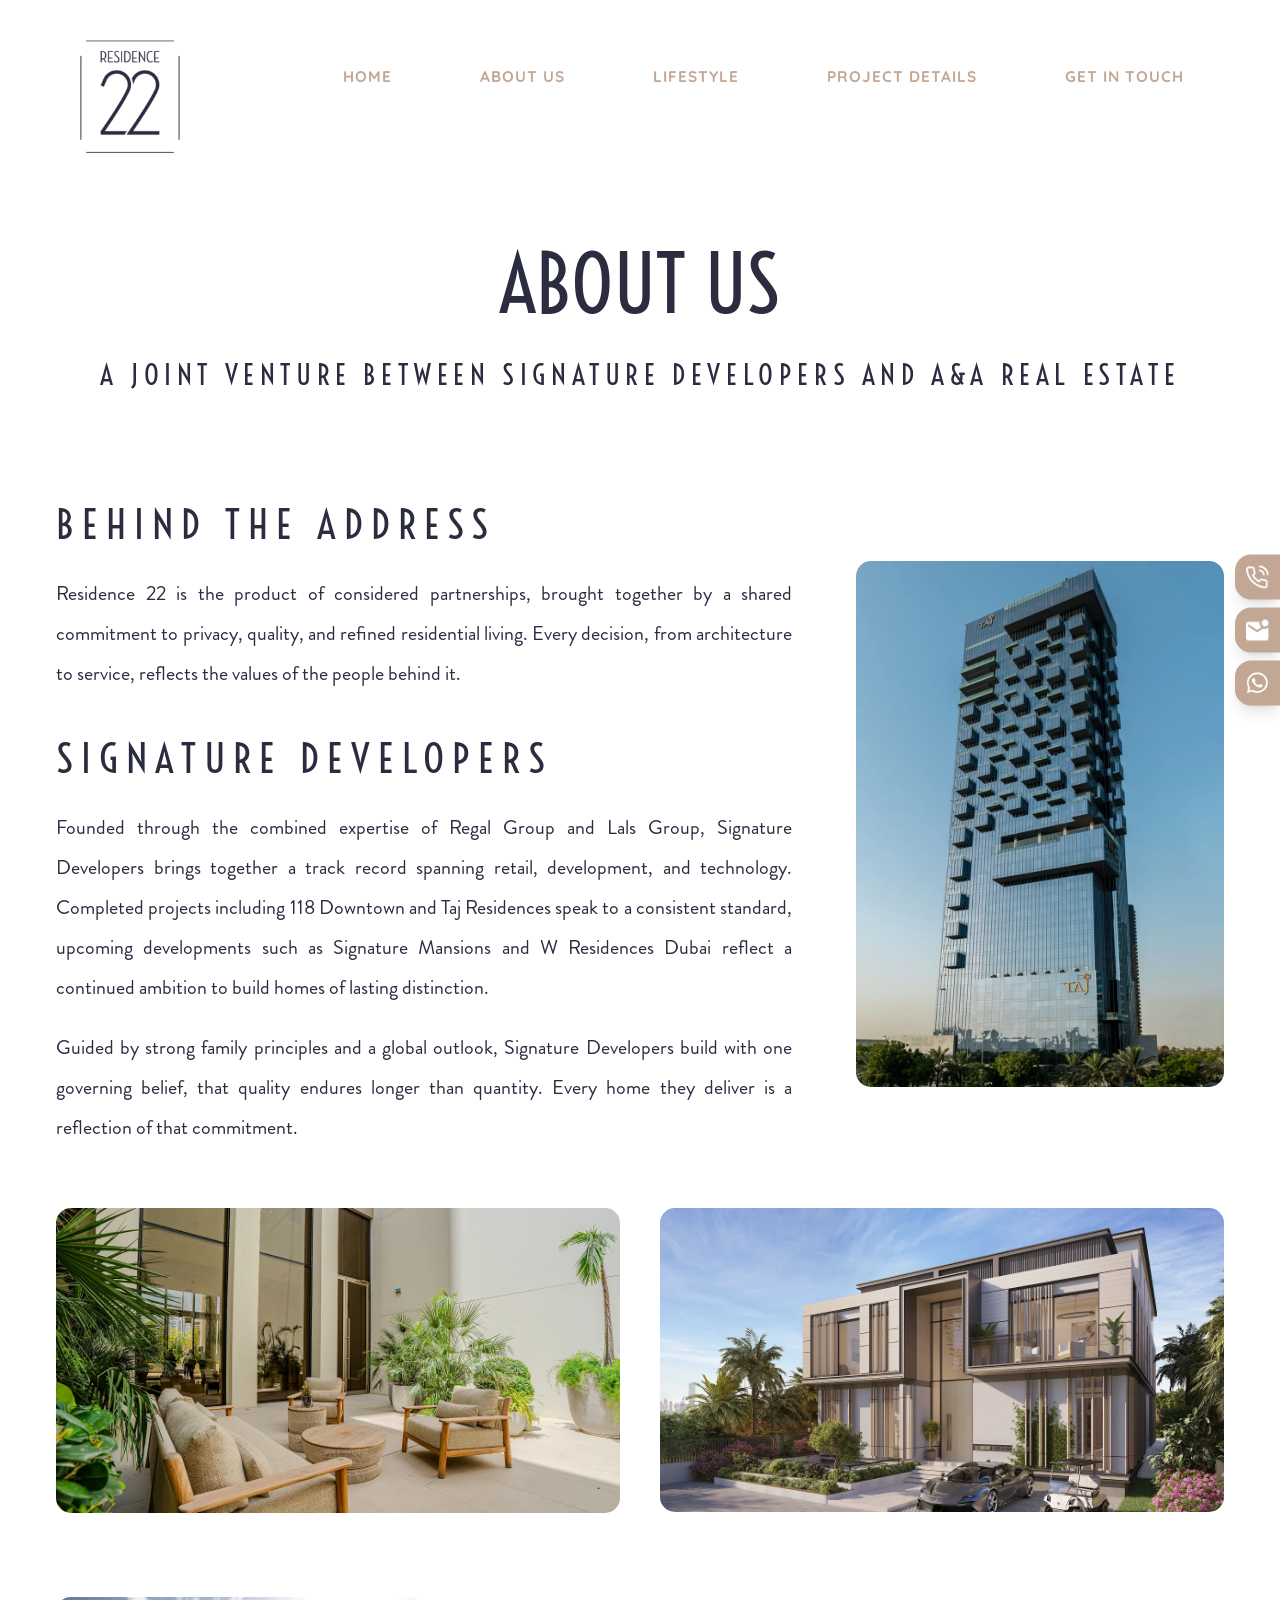
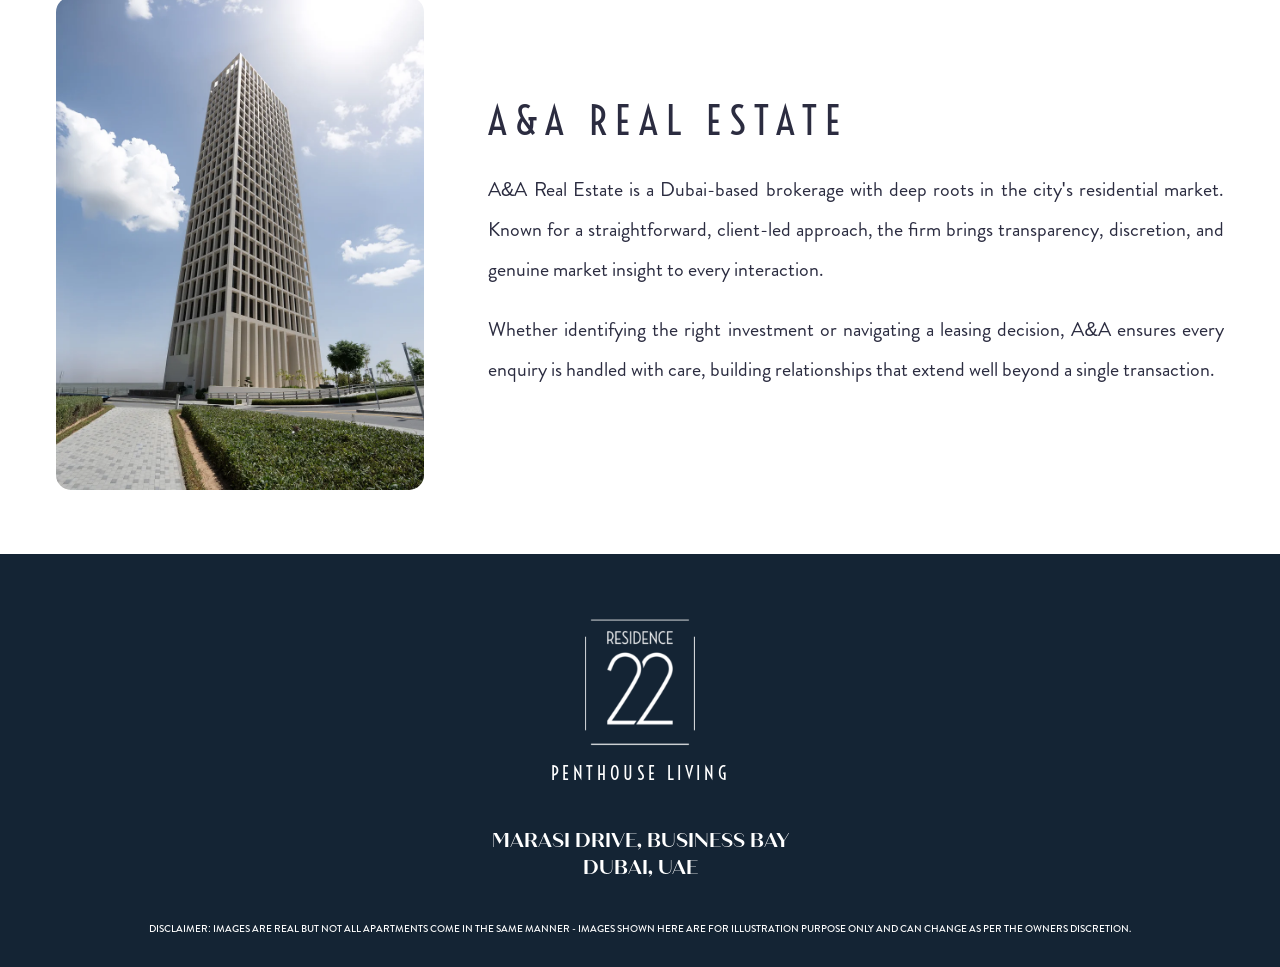
<file: about.html>
<!DOCTYPE html>
<html lang="en">

<head>
    <meta charset="UTF-8">
    <meta name="viewport" content="width=device-width, initial-scale=1.0">
    <title>About Residence-22</title>
    <link rel="stylesheet" href="assets/css/navbar.css">
    <link rel="stylesheet" href="assets/css/flowbite.min.css" />
    <link rel="stylesheet" href="assets/css/universal.css" />
    <link rel="stylesheet" href="assets/css/about.css">

    <link href="https://unpkg.com/aos@2.3.1/dist/aos.css" rel="stylesheet">
    <link rel="stylesheet" href="https://cdn.jsdelivr.net/npm/swiper@11/swiper-bundle.min.css" />
</head>

<body>

    <!-- ═══════════════════════════════ Header Section ═══════════════════════════════════════════ -->
    <style>
        .nav-links a,
        .nav-links button.drop-btn {
            color: #C2A794;
        }

        .nav-links a:hover,
        .nav-links button.drop-btn:hover,
        .nav-links li.active>a,
        .nav-links li.active>button {
            color: #142434;
        }
    </style>
    <nav class="navbar-menu mx-1920 mx-auto w-full px-5 absolute sm:px-5 md:px-6 lg:px-15 xl:px-20 py-10 ">
        <a href="#" class="header-logo" data-aos="fade-up" data-aos-duration="3000">
            <img id="nav-logo" class="black-logo" src="assets/images/residence-black-logo.svg" alt="">
        </a>

        <!-- Desktop Links -->
        <ul class="nav-links gap-3 sm:gap-3 md:gap-4 lg:gap-10 xl:gap-14 pt-4" id="desktopMenu" data-aos="fade-up"
            data-aos-duration="3000">
            <li><a href="index.html">HOME</a></li>
            <li><a href="about.html">ABOUT US</a></li>
            <li><a href="lifestyle.html">LIFESTYLE</a></li>
            <li><a href="project-details.html">PROJECT DETAILS</a></li>
            <li><a href="contact-us.html">GET IN TOUCH</a></li>
            <!-- Resources Dropdown -->
            <!-- <li>
                <button class="drop-btn" id="dropResources" aria-expanded="false">
                    Resources
                    <svg class="chevron" viewBox="0 0 24 24">
                        <polyline points="6 9 12 15 18 9" />
                    </svg>
                </button>
                <div class="dropdown" id="menuResources">
                    <a href="#"><span class="icon"></span> Docs</a>
                    <a href="#"><span class="icon"></span> Blog</a>
                    <a href="#"><span class="icon"></span> Podcast</a>
                    <div class="divider"></div>
                    <a href="#"><span class="icon"></span> Support</a>
                </div>
            </li> -->

        </ul>

        <button class="hamburger " id="hamburger" aria-label="Toggle menu" data-aos="fade-up" data-aos-duration="3000">
            <span></span><span></span><span></span>
        </button>
    </nav>

    <!-- ═══ MOBILE MENU ═══ -->
    <div class="mobile-menu" id="mobileMenu">

        <a href="index.html" class="mobile-link">HOME</a>
        <div class="mobile-divider"></div>
        <a href="about.html" class="mobile-link">ABOUT US</a>
        <div class="mobile-divider"></div>
        <a href="lifestyle.html" class="mobile-link">LIFESTYLE</a>
        <div class="mobile-divider"></div>
        <a href="project-details.html" class="mobile-link">PROJECT DETAILS</a>
        <div class="mobile-divider"></div>
        <a href="contact-us.html" class="mobile-link">GET IN TOUCH</a>
        <!-- Products -->
        <!-- <button class="mobile-link" id="mobileDropProducts">
            Products
            <svg class="chevron" viewBox="0 0 24 24"
                style="width:16px;height:16px;stroke:currentColor;fill:none;stroke-width:2.2;stroke-linecap:round;stroke-linejoin:round;transition:transform .25s">
                <polyline points="6 9 12 15 18 9" />
            </svg>
        </button>
        <div class="mobile-dropdown" id="mobileMenuProducts">
            <a href="#" class="mobile-sub-link"><span class="icon"></span> Analytics</a>
            <a href="#" class="mobile-sub-link"><span class="icon"></span> Security</a>
            <a href="#" class="mobile-sub-link"><span class="icon"></span> Automations</a>
            <a href="#" class="mobile-sub-link"><span class="icon"></span> Roadmap</a>
        </div> -->

        <!-- Solutions -->
        <!-- <button class="mobile-link" id="mobileDropSolutions">
            Solutions
            <svg class="chevron" viewBox="0 0 24 24"
                style="width:16px;height:16px;stroke:currentColor;fill:none;stroke-width:2.2;stroke-linecap:round;stroke-linejoin:round;transition:transform .25s">
                <polyline points="6 9 12 15 18 9" />
            </svg>
        </button>
        <div class="mobile-dropdown" id="mobileMenuSolutions">
            <a href="#" class="mobile-sub-link"><span class="icon"></span> Enterprise</a>
            <a href="#" class="mobile-sub-link"><span class="icon"></span> Startups</a>
            <a href="#" class="mobile-sub-link"><span class="icon"></span> Developers</a>
            <a href="#" class="mobile-sub-link"><span class="icon"></span> Case Studies</a>
        </div> -->

        <!-- Resources -->
        <!-- <button class="mobile-link" id="mobileDropResources">
            Resources
            <svg class="chevron" viewBox="0 0 24 24"
                style="width:16px;height:16px;stroke:currentColor;fill:none;stroke-width:2.2;stroke-linecap:round;stroke-linejoin:round;transition:transform .25s">
                <polyline points="6 9 12 15 18 9" />
            </svg>
        </button>
        <div class="mobile-dropdown" id="mobileMenuResources">
            <a href="#" class="mobile-sub-link"><span class="icon"></span> Docs</a>
            <a href="#" class="mobile-sub-link"><span class="icon"></span> Blog</a>
            <a href="#" class="mobile-sub-link"><span class="icon"></span> Podcast</a>
            <a href="#" class="mobile-sub-link"><span class="icon"></span> Support</a>
        </div> -->

    </div>


    <!-- ═══════════════════════════════ Header Section ═══════════════════════════════════════════ -->



    <!-- ═══════════════════════════════ Sticky Button ═══════════════════════════════════════════ -->
    <style> 
        .fixed-contact-buttons {
            position: fixed;
            right: 0;
            top: 70%;
            transform: translateY(-50%);
            z-index: 50;
            display: flex;
            flex-direction: column;
            gap: 8px;
            align-items: flex-end
        }

        .sticky-btn {
            width: 45px;
            min-width: 45px;
            height: 45px;
            overflow: hidden;
            transition: width .35s;
            white-space: nowrap;
            background-color: #c2a794;
            border-radius: 16px 0 0 16px;
            padding: 0 10px 0 11px
        }

        .sticky-btn span {
            opacity: 0;
            width: 0;
            overflow: hidden;
            transition: .35s;
            font-family: brandon-grotesque-medium, sans-serif;
            letter-spacing: .05em;
            font-size: 14px
        }

        .sticky-btn img {
            width: 23px;
            height: 23px;
            object-fit: contain;
        }

        .sticky-btn:hover {
            width: 140px
        }

        .sticky-btn:nth-last-of-type(2):hover {
            width: 200px;
        }

        .sticky-btn:last-of-type:hover {
            width: 170px
        }

        .sticky-btn:hover span {
            opacity: 1;
            width: auto;
            margin-left: 8px
        }

        @media (max-width:768px) {
            .sticky-btn {
                width: 42px;
                min-width: 42px;
                height: 42px;
            }
        }
    </style>
    <div class="fixed-contact-buttons">

        <a href="tel:+971564093335"
            class="sticky-btn hidden md:flex items-center bg-[#cbb7a6] text-white rounded-l-xl shadow-lg">

            <img src="assets/images/phone-icon.png" alt="Phone" class="w-5 h-5 min-w-[20px] object-contain">

            <span class="text-sm font-medium uppercase">
                Call US
            </span>
        </a>

        <a href="mailto:info@residence22.ae"
            class="sticky-btn hidden md:flex items-center bg-[#cbb7a6] text-white rounded-l-xl shadow-lg">

            <img src="assets/images/email-icon.png" alt="Email" class="w-5 h-5 min-w-[20px] object-contain">

            <span class="text-sm font-medium uppercase">
                Email US
            </span>
        </a>
        <a href="#" class="sticky-btn flex md:hidden items-center bg-[#cbb7a6] text-white rounded-l-xl shadow-lg">

            <img src="assets/images/request.png" alt="Email" class="w-5 h-5 min-w-[30px] object-contain">

            <span class="text-sm font-medium uppercase">
                Request Viewing
            </span>
        </a>
        <a href="https://wa.me/564093335"
            class="sticky-btn flex items-center bg-[#cbb7a6] text-white rounded-l-xl shadow-lg">

            <img src="assets/images/whatsapp-icon.png" alt="WhatsApp" class="w-5 h-5 min-w-[20px] object-contain">

            <span class="text-sm font-medium uppercase">
                CHAT WITH US
            </span>
        </a>

    </div>
    <!-- ═══════════════════════════════ Sticky Button ═══════════════════════════════════════════ -->


    <!-- ═══════════════════════════════ Section - 11 ═══════════════════════════════════════════ -->

    <section
        class="section-11 banner-head relative flex flex-col mx-1920 items-center justify-center mx-auto w-full px-5 sm:px-5 lg:px-14">

        <div class="z-20 w-full pt-10 sm:pt-10 md:pt-12 lg:pt-12 lg:pt-16 pb-10 sm:pb-12 md:pb-12 lg:pb-12">

            <div class="flex flex-col md:flex-col justify-center item-center w-full text-center">
                <h1 class="font-voltaire-regular text-blue leading-tight mb-5 font-normal text-48 sm:text-56 md:text-60 lg:text-72 xl:text-80 2xl:text-88"
                    data-aos="fade-up" data-aos-duration="3000">ABOUT US</h1>
                <p class="font-voltaire-regular text-blue text-uppercase leading-normal mb-5 sm:mb-4 md:mb-4 lg:mb-4 letter-10 text-18 sm:text-20 md:text-24 lg:text-28 xl:text-28 2xl:text-28"
                    data-aos="fade-up" data-aos-duration="3000">A Joint Venture between Signature Developers and A&A
                    Real Estate</p>
            </div>

            <!-- <div class="about-top-banner" data-aos="fade-up" data-aos-duration="3000">
                <img src="assets/images/about/about-us-banner.webp" class="border-radius-15" alt="">
            </div> -->

        </div>

        <!----Row-1 -->
        <div
            class="flex flex-col w-full lg:flex-row items-center justify-between gap-5 sm:gap-7 lg:gap-10 xl:gap-16 pt-5 sm:pt-5 md:pt-5 lg:pt-10 xl:pt-10 pb-5 sm:pb-5 md:pb-5 lg:pb-10 xl:pb-10">
            <!----Left Box -->
            <div class="flex flex-col w-full md:w-full lg:w-60 xl:w-66 justify-center items-start">
                <h2 class="font-voltaire-regular text-blue text-uppercase leading-tight letter-4 mb-6 md:mb-8 lg:mb-10 xl:mb-10 font-normal text-32 sm:text-36 md:text-36 lg:text-36 xl:text-40 2xl:text-40"
                    data-aos="fade-right" data-aos-duration="3000">Behind the Address</h2>

                <p class="font-Brandon-Regular text-blue leading-loose text-18 text-justify md:text-18 lg:text-18 xl:text-20 pb-4 md:pb-4 lg:pb-5 xl:pb-5"
                    data-aos="fade-right" data-aos-duration="3000">Residence 22 is the product of considered
                    partnerships, brought together by a shared commitment to privacy, quality, and refined residential
                    living. Every decision, from architecture to service, reflects the values of the people behind it.
                </p>

                <h2 class="font-voltaire-regular text-blue text-uppercase leading-tight letter-4 mb-6 md:mb-8 lg:mb-10 xl:mb-10 font-normal text-32 sm:text-36 md:text-36 lg:text-36 xl:text-40 2xl:text-40 pt-4 md:pt-4 lg:pt-5 xl:pt-5"
                    data-aos="fade-right" data-aos-duration="3000">Signature Developers</h2>
                <p class="font-Brandon-Regular text-blue leading-loose text-18 text-justify md:text-18 lg:text-18 xl:text-20 "
                    data-aos="fade-right" data-aos-duration="3000">Founded through the combined expertise of Regal Group
                    and Lals Group, Signature Developers brings together a track record spanning retail, development,
                    and technology. Completed projects including 118 Downtown and Taj Residences speak to a consistent
                    standard, upcoming developments such as Signature Mansions and W Residences Dubai reflect a
                    continued ambition to build homes of lasting distinction.
                </p>
                <p class="font-Brandon-Regular text-blue leading-loose text-18 text-justify md:text-18 lg:text-18 xl:text-20 md:pt-4 lg:pt-5 xl:pt-5"
                    data-aos="fade-right" data-aos-duration="3000">Guided by strong family principles and a global
                    outlook, Signature Developers build with one governing belief, that quality endures longer than
                    quantity. Every home they deliver is a reflection of that commitment.
                </p>

            </div>
            <!----Right Box -->
            <div class="flex w-full md:w-full lg:w-40 xl:w-33 justify-center items-center">
                <img class="w-100 about-right-banner border-radius-15" data-aos="fade-left" data-aos-duration="3000"
                    src="assets/images/about/about-us-building.webp" alt="about-us-building">
            </div>
        </div>

        <!----Row-2 -->
        <div
            class="flex flex-col-reverse md:flex-row w-full items-center justify-between gap-5 sm:gap-7 lg:gap-7 xl:gap-10 pt-8 sm:pt-8 md:pt-5 lg:pt-5 xl:pt-5 pb-12 sm:pb-12 md:pb-16 lg:pb-16 xl:pb-16">
            <!----Left Box -->
            <div class="flex w-full md:w-full lg:w-45 xl:w-50 justify-center items-center">
                <img class="w-100 about-right-banner border-radius-15" data-aos="fade-right" data-aos-duration="3000"
                    src="assets/images/about/gallery-1.webp" alt="about-us-building">
            </div>

            <!---- Right Box -->
            <div class="flex flex-col w-full md:w-full lg:w-45 xl:w-50 justify-center items-start">
                <img class="w-100 about-right-banner border-radius-15" data-aos="fade-left" data-aos-duration="3000"
                    src="assets/images/about/gallery-2.webp" alt="about-us-building">
            </div>
        </div>

        <!----Row-23 -->
        <div
            class="flex flex-col-reverse w-full lg:flex-row items-center justify-between gap-5 sm:gap-7 lg:gap-10 xl:gap-16 pt-8 sm:pt-8 md:pt-5 lg:pt-5 xl:pt-5 pb-12 sm:pb-12 md:pb-16 lg:pb-16 xl:pb-16">

            <!----Left Box -->
            <div class="flex w-full md:w-full lg:w-40 xl:w-33 justify-center items-center">
                <img class="w-100 about-right-banner border-radius-15" data-aos="fade-right" data-aos-duration="3000"
                    src="assets/images/about/about-us-real-estate.webp" alt="about-us-building">
            </div>

            <!---- Right Box -->
            <div class="flex flex-col w-full md:w-full lg:w-60 xl:w-66 justify-center items-start">
                <h2 class="font-voltaire-regular text-blue text-uppercase leading-tight letter-4 mb-6 md:mb-8 lg:mb-10 xl:mb-10 font-normal text-32 sm:text-36 md:text-36 lg:text-36 xl:text-40 2xl:text-40"
                    data-aos="fade-left" data-aos-duration="3000"> A&A Real Estate</h2>
                <p class="font-Brandon-Regular text-blue leading-loose text-18 text-justify md:text-18 lg:text-18 xl:text-20"
                    data-aos="fade-left" data-aos-duration="3000">A&A Real Estate is a Dubai-based brokerage with deep
                    roots in the city's residential market. Known for a straightforward, client-led approach, the firm
                    brings transparency, discretion, and genuine market insight to every interaction.
                </p>

                <p class="font-Brandon-Regular text-blue leading-loose text-18 text-justify md:text-18 lg:text-18 xl:text-20 pt-3 md:pt-4 lg:pt-5 xl:pt-5"
                    data-aos="fade-left" data-aos-duration="3000">Whether identifying the right investment or navigating
                    a leasing decision, A&A ensures every enquiry is handled with care, building relationships that
                    extend well beyond a single transaction.
                </p>

            </div>

        </div>

    </section>
    <!-- ═══════════════════════════════ Section - 11 ═══════════════════════════════════════════ -->

    <!-- ═══════════════════════════════ Footer ═══════════════════════════════════════════ -->
    <footer
        class="footer mx-1920 flex flex-col items-center justify-center w-full bg-blue bg-opacity-100 px-6 sm:px-8 lg:px-14 pt-10 sm:pt-14 md:pt-16 lg:pt-16 pb-8 sm:pb-8 md:pb-8 lg:pb-8">

        <div class="flex flex-col justify-center md:flex-row w-full gap-10 sm:gap-10 md:gap-10 lg:gap-5 xl:gap-5">

            <div class="flex flex-col w-full gap-6" data-aos="fade-down" data-aos-duration="3000">
                <div class="flex flex-col items-center">
                    <a href="#" class="footer-logo">
                        <img src="assets/images/residence-white-logo.svg" class="w-100 " alt="">
                    </a>
                    <h3
                        class="font-voltaire-regular text-white text-uppercase leading-snug letter-4 text-left pt-4 text-16 sm:text-16 md:text-18 lg:text-18 xl:text-18 2xl:text-18">
                        Penthouse living</h3>
                </div>
                <div class="flex flex-col items-center">
                    <span
                        class="font-quichesans-Bold text-white text-uppercase leading-snug text-center pt-4 text-18 sm:text-18 md:text-20 lg:text-24 xl:text-20 2xl:text-20">
                        MARASI DRIVE, BUSINESS BAY</span>
                    <span
                        class="font-quichesans-Bold text-white text-uppercase leading-snug text-center text-18 sm:text-18 md:text-20 lg:text-24 xl:text-20 2xl:text-20">
                        Dubai, uae</span>
                </div>
                <div class="flex flex-col items-center">
                    <span
                        class="font-Brandon-Medium text-white text-uppercase leading-snug text-center pt-4 text-10">Disclaimer:
                        images are real but not all apartments come in the same manner - images shown here are for
                        illustration purpose only and can change as per the Owners discretion.</span>

                </div>
            </div>

        </div>
    </footer>

    <!-- ═══════════════════════════════ Footer ═══════════════════════════════════════════ -->


    <script>
        function updateNavbarHeight() {
            const navbar = document.querySelector('.navbar-menu');
            const pageContent = document.querySelector('.banner-head');

            let navbarHeight = navbar.offsetHeight;

            // // Reduce spacing on mobile
            // if (window.innerWidth < 768) {
            //     navbarHeight = navbarHeight - 100;
            // }
            // if (window.innerWidth < 500) {
            //     navbarHeight = navbarHeight + 40;
            // }
            pageContent.style.paddingTop = `${navbarHeight}px`;
        }

        window.addEventListener('load', updateNavbarHeight);
        window.addEventListener('resize', updateNavbarHeight);
    </script>

    <script src="assets/js/flowbite.min.js"></script>
    <script src="assets/js/main.js"></script>
    <script src="assets/js/gsap.min.js"></script>
    <script src="assets/js/ScrollTrigger.min.js"></script>


    <script src="https://unpkg.com/aos@2.3.1/dist/aos.js"></script>
    <script src="https://cdn.jsdelivr.net/npm/swiper@11/swiper-bundle.min.js"></script>


    <script>
        AOS.init({
            once: true,

        });
    </script>

</body>

</html>
</file>
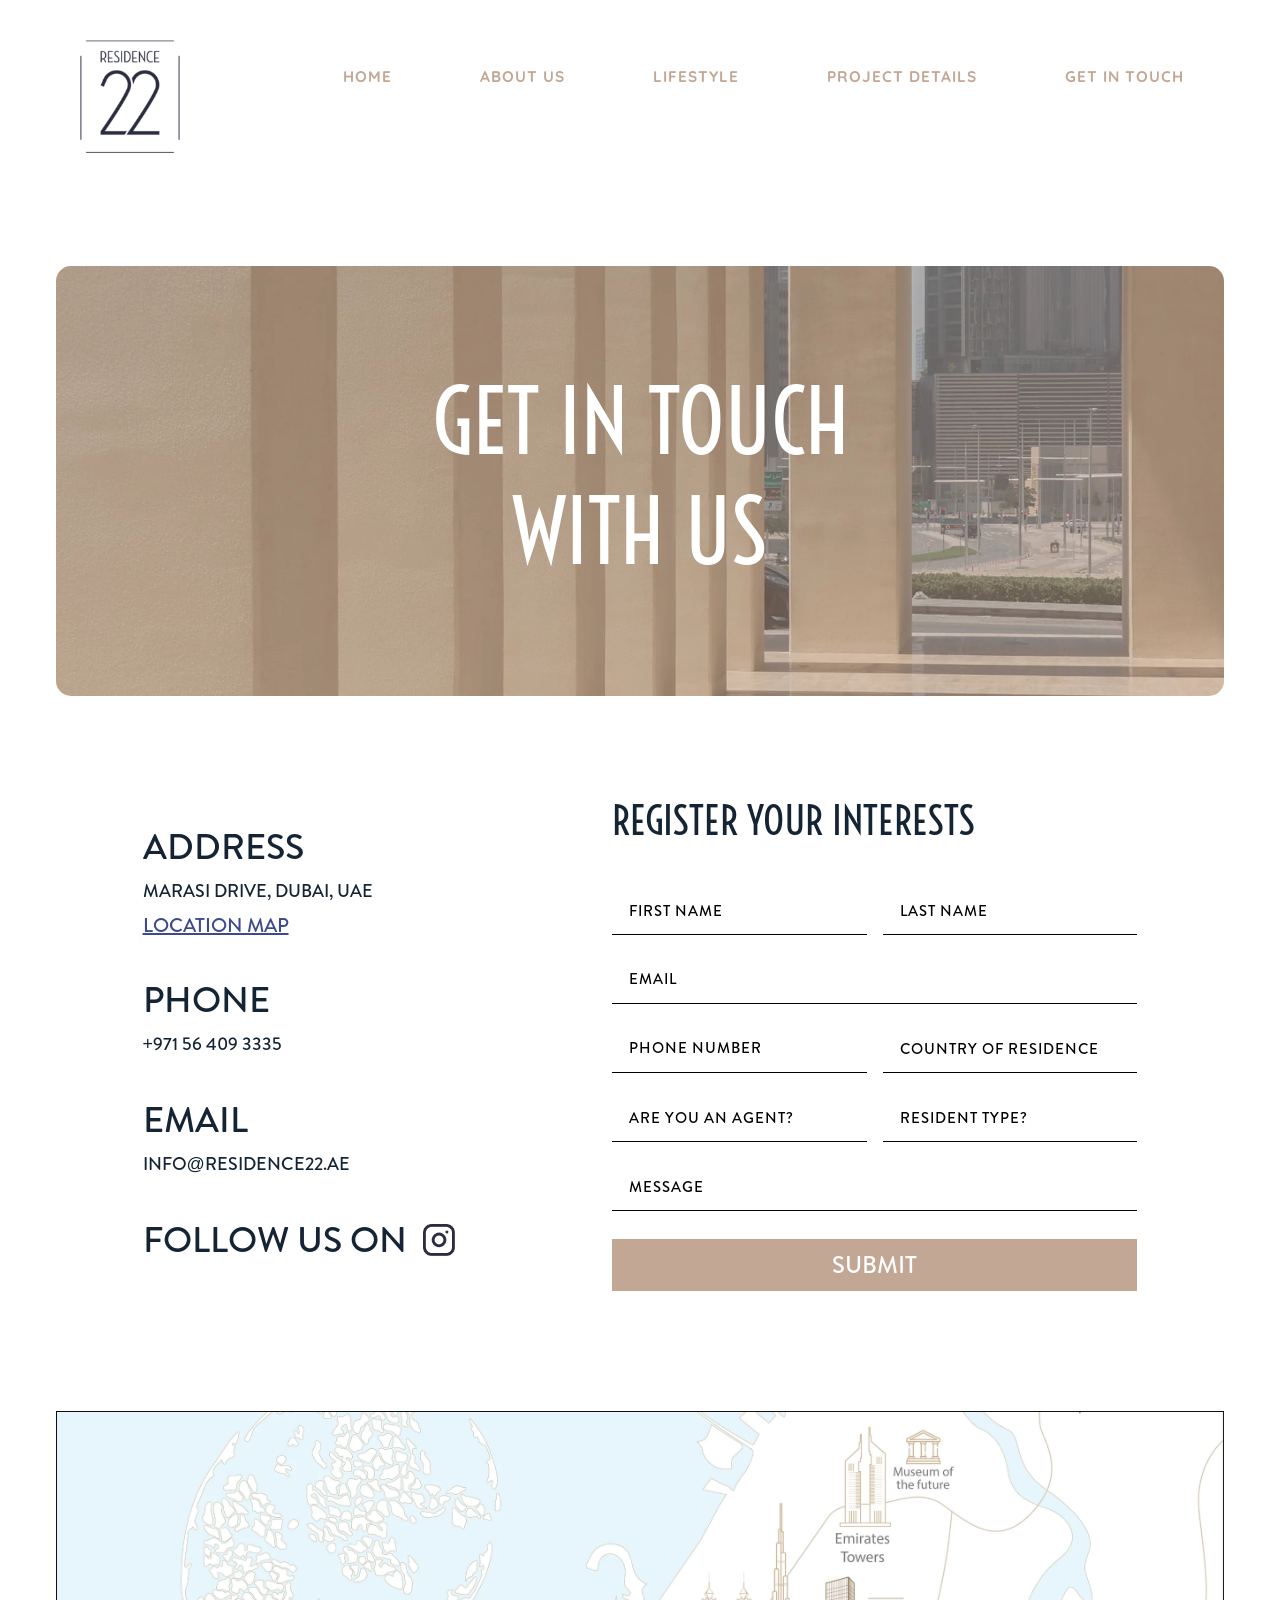
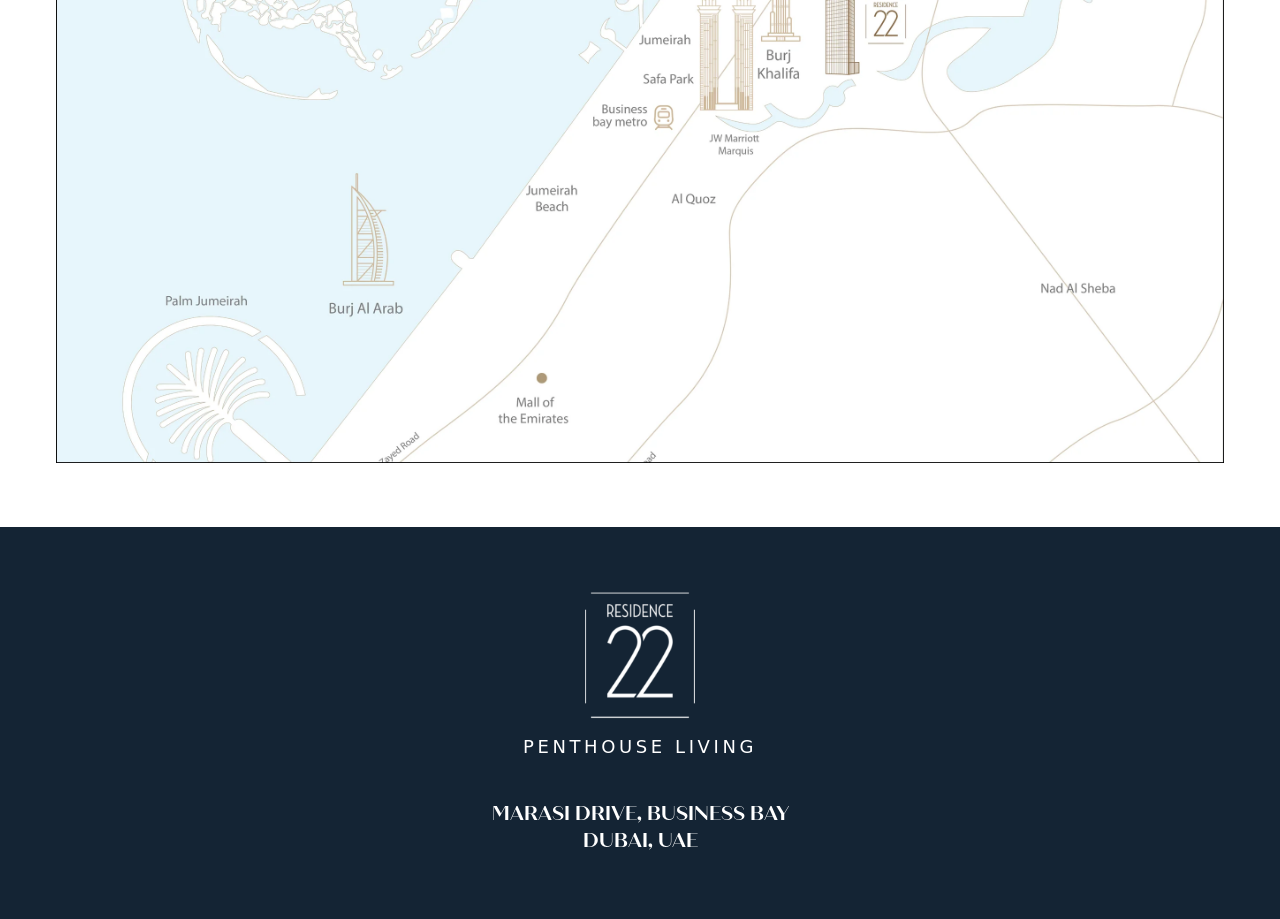
<file: contact-us.html>
<!DOCTYPE html>
<html lang="en">

<head>
    <meta charset="UTF-8">
    <meta name="viewport" content="width=device-width, initial-scale=1.0">
    <title>Contact Residence-22</title>
    <link rel="stylesheet" href="assets/css/navbar.css">
    <link rel="stylesheet" href="assets/css/flowbite.min.css" />
    <link rel="stylesheet" href="assets/css/universal.css" />
    <link rel="stylesheet" href="assets/css/contact.css">

    <link href="https://unpkg.com/aos@2.3.1/dist/aos.css" rel="stylesheet">
    <link rel="stylesheet" href="https://cdn.jsdelivr.net/npm/swiper@11/swiper-bundle.min.css" />
</head>

<body>

    <!-- ═══════════════════════════════ Header Section ═══════════════════════════════════════════ -->
    <style>
        .nav-links a,
        .nav-links button.drop-btn {
            color: #C2A794;
        }

        .nav-links a:hover,
        .nav-links button.drop-btn:hover,
        .nav-links li.active>a,
        .nav-links li.active>button {
            color: #142434;
        }
    </style>
    <nav class="navbar-menu mx-1920 mx-auto w-full px-5 absolute sm:px-5 md:px-6 lg:px-15 xl:px-20 py-10 ">
        <a href="#" class="header-logo" data-aos="fade-up" data-aos-duration="2000">
            <img id="nav-logo" class="black-logo" src="assets/images/residence-black-logo.svg" alt="">
        </a>

        <!-- Desktop Links -->
        <ul class="nav-links gap-3 sm:gap-3 md:gap-4 lg:gap-10 xl:gap-14 pt-4" id="desktopMenu" data-aos="fade-up"
            data-aos-duration="2000">
            <li><a href="index.html">HOME</a></li>
            <li><a href="about.html">ABOUT US</a></li>
            <li><a href="lifestyle.html">LIFESTYLE</a></li>
            <li><a href="project-details.html">PROJECT DETAILS</a></li>
            <li><a href="contact-us.html">GET IN TOUCH</a></li>
            <!-- Resources Dropdown -->
            <!-- <li>
                <button class="drop-btn" id="dropResources" aria-expanded="false">
                    Resources
                    <svg class="chevron" viewBox="0 0 24 24">
                        <polyline points="6 9 12 15 18 9" />
                    </svg>
                </button>
                <div class="dropdown" id="menuResources">
                    <a href="#"><span class="icon"></span> Docs</a>
                    <a href="#"><span class="icon"></span> Blog</a>
                    <a href="#"><span class="icon"></span> Podcast</a>
                    <div class="divider"></div>
                    <a href="#"><span class="icon"></span> Support</a>
                </div>
            </li> -->

        </ul>

        <button class="hamburger " id="hamburger" aria-label="Toggle menu" data-aos="fade-up" data-aos-duration="2000">
            <span></span><span></span><span></span>
        </button>
    </nav>

    <!-- ═══ MOBILE MENU ═══ -->
    <div class="mobile-menu" id="mobileMenu">

        <a href="index.html" class="mobile-link">HOME</a>
        <div class="mobile-divider"></div>
        <a href="about.html" class="mobile-link">ABOUT US</a>
        <div class="mobile-divider"></div>
        <a href="lifestyle.html" class="mobile-link">LIFESTYLE</a>
        <div class="mobile-divider"></div>
        <a href="project-details.html" class="mobile-link">PROJECT DETAILS</a>
        <div class="mobile-divider"></div>
        <a href="contact-us.html" class="mobile-link">GET IN TOUCH</a>
        <!-- Products -->
        <!-- <button class="mobile-link" id="mobileDropProducts">
            Products
            <svg class="chevron" viewBox="0 0 24 24"
                style="width:16px;height:16px;stroke:currentColor;fill:none;stroke-width:2.2;stroke-linecap:round;stroke-linejoin:round;transition:transform .25s">
                <polyline points="6 9 12 15 18 9" />
            </svg>
        </button>
        <div class="mobile-dropdown" id="mobileMenuProducts">
            <a href="#" class="mobile-sub-link"><span class="icon"></span> Analytics</a>
            <a href="#" class="mobile-sub-link"><span class="icon"></span> Security</a>
            <a href="#" class="mobile-sub-link"><span class="icon"></span> Automations</a>
            <a href="#" class="mobile-sub-link"><span class="icon"></span> Roadmap</a>
        </div> -->

        <!-- Solutions -->
        <!-- <button class="mobile-link" id="mobileDropSolutions">
            Solutions
            <svg class="chevron" viewBox="0 0 24 24"
                style="width:16px;height:16px;stroke:currentColor;fill:none;stroke-width:2.2;stroke-linecap:round;stroke-linejoin:round;transition:transform .25s">
                <polyline points="6 9 12 15 18 9" />
            </svg>
        </button>
        <div class="mobile-dropdown" id="mobileMenuSolutions">
            <a href="#" class="mobile-sub-link"><span class="icon"></span> Enterprise</a>
            <a href="#" class="mobile-sub-link"><span class="icon"></span> Startups</a>
            <a href="#" class="mobile-sub-link"><span class="icon"></span> Developers</a>
            <a href="#" class="mobile-sub-link"><span class="icon"></span> Case Studies</a>
        </div> -->

        <!-- Resources -->
        <!-- <button class="mobile-link" id="mobileDropResources">
            Resources
            <svg class="chevron" viewBox="0 0 24 24"
                style="width:16px;height:16px;stroke:currentColor;fill:none;stroke-width:2.2;stroke-linecap:round;stroke-linejoin:round;transition:transform .25s">
                <polyline points="6 9 12 15 18 9" />
            </svg>
        </button>
        <div class="mobile-dropdown" id="mobileMenuResources">
            <a href="#" class="mobile-sub-link"><span class="icon"></span> Docs</a>
            <a href="#" class="mobile-sub-link"><span class="icon"></span> Blog</a>
            <a href="#" class="mobile-sub-link"><span class="icon"></span> Podcast</a>
            <a href="#" class="mobile-sub-link"><span class="icon"></span> Support</a>
        </div> -->

    </div>


    <!-- ═══════════════════════════════ Header Section ═══════════════════════════════════════════ -->


    <!-- ═══════════════════════════════ Section - 31 ═══════════════════════════════════════════ -->

    <section
        class="section-31 banner-head relative flex flex-col mx-1920 items-center justify-center mx-auto w-full px-5 sm:px-5 lg:px-14">

        <div class="z-20 w-full pt-10 sm:pt-12 md:pt-20 lg:pt-24 lg:pt-24 pb-5 sm:pb-5 md:pb-5 lg:pb-5">

            <div class="contact-top-banner relative" data-aos="fade-up" data-aos-duration="2000">
                <img src="assets/images/contact/contact-banner.webp" class="border-radius-15" alt="">
                <div
                    class="w-full absolute top-1/2 left-1/2 transform -translate-x-1/2 -translate-y-1/2 text-center px-5 sm:px-10 md:px-10 lg:px-14">
                    <h2
                        class="font-voltaire-regular text-white text-uppercase leading-tight mb-2 text-38 sm:text-60 md:text-76 lg:text-84 xl:text-88 2xl:text-92">
                        get in touch <br class="hidden md:block lg:block"> with us</h2>
                </div>
            </div>

        </div>

        <div
            class="flex flex-col md:flex-row w-full items-center justify-center gap-16 sm:gap-16 lg:gap-16 xl:gap-20 pt-8 sm:pt-8 md:pt-10 lg:pt-20 xl:pt-20 pb-8 sm:pb-8 md:pb-10 lg:pb-24 xl:pb-24">
            <!----Left Box -->
            <div class="flex flex-col w-full md:w-full lg:w-40 xl:w-33 justify-center items-start">
                <div class="">
                    <h2 class="font-Brandon-Medium text-darkblue text-left text-uppercase leading-tight mb-2 font-normal text-30 sm:text-30 md:text-36 lg:text-36 xl:text-36 2xl:text-36"
                        data-aos="fade-up" data-aos-duration="2000"> Address</h2>
                    <p class="font-Brandon-Medium text-darkblue text-uppercase leading-normal text-17 text-justify lg:text-18"
                        data-aos="fade-up" data-aos-duration="2000">Marasi Drive, Dubai, UAE</p>

                    <h2 class="font-Brandon-Medium text-darkblue text-left text-uppercase leading-tight mt-2 font-normal text-20 sm:text-20 md:text-20 lg:text-20 xl:text-20 2xl:text-20"
                        data-aos="fade-up" data-aos-duration="2000"><a href="https://maps.app.goo.gl/Hg2iaoNF1XKrkZqb9"
                            target="_blank" style="color: #3e4a8f;
    text-decoration: underline;">Location Map</a></h2>
                </div>

                <div class="pt-5 sm:pt-5 md:pt-5 lg:pt-10 xl:pt-10">
                    <h2 class="font-Brandon-Medium text-darkblue text-left text-uppercase leading-tight mb-2 font-normal text-30 sm:text-30 md:text-36 lg:text-36 xl:text-36 2xl:text-36"
                        data-aos="fade-up" data-aos-duration="2000"> PHONE</h2>
                    <p class="font-Brandon-Medium text-darkblue text-uppercase leading-normal text-17 text-justify lg:text-18"
                        data-aos="fade-up" data-aos-duration="2000"><a
                            href="tel:+971564093335">+971 56 409 3335</a></p>
                </div>

                <div class="pt-5 sm:pt-5 md:pt-5 lg:pt-10 xl:pt-10">
                    <h2 class="font-Brandon-Medium text-darkblue text-left text-uppercase leading-tight mb-2 font-normal text-30 sm:text-30 md:text-36 lg:text-36 xl:text-36 2xl:text-36"
                        data-aos="fade-up" data-aos-duration="2000"> EMAIL</h2>
                    <p class="font-Brandon-Medium text-darkblue text-uppercase leading-normal text-17 text-justify lg:text-18"
                        data-aos="fade-up" data-aos-duration="2000"><a
                            href="mailto:info@residence22.ae">info@residence22.ae</a></p>
                </div>
                <div class="flex flex-row justify-center items-center gap-4 pt-5 sm:pt-5 md:pt-5 lg:pt-10 xl:pt-10"
                    data-aos="fade-up" data-aos-duration="2000">

                    <h2
                        class="font-Brandon-Medium text-darkblue text-left text-uppercase leading-tight font-normal text-30 sm:text-30 md:text-36 lg:text-36 xl:text-36 2xl:text-36">
                        <a href="https://www.instagram.com/residence22dubai?igsh=ZzUzN3E5OGdsc2py" target="_blank">
                            follow us on </a>
                    </h2>
                    <a href="https://www.instagram.com/residence22dubai?igsh=ZzUzN3E5OGdsc2py"><img
                            src="assets/images/instagram-dark.png" target="_blank" class="leading-tight" alt="instagram"
                            style="height:32px;width:32px;"></a>
                </div>
                <!-- <div class="flex flex-row justify-center items-center gap-4 pt-5 sm:pt-5 md:pt-5 lg:pt-10 xl:pt-10"
                    data-aos="fade-up" data-aos-duration="2000"> 
                    <h2
                        class="font-Cormorant-SemiBold text-blue text-left text-uppercase leading-tight mb-2 font-normal text-30 sm:text-30 md:text-36 lg:text-36 xl:text-36 2xl:text-36">
                        <a href="https://maps.app.goo.gl/Hg2iaoNF1XKrkZqb9" target="_blank">click here for map</a>
                    </h2>

                </div> -->

            </div>
            <!----Right Box -->
            <div class="flex contactUs-form w-full flex-col md:w-full lg:w-50 xl:w-45 justify-center items-start"
                data-aos="fade-up" data-aos-duration="2000">

                <h2 class="font-voltaire-regular text-darkblue text-left text-uppercase leading-tight mb-5 font-normal text-30 sm:text-30 md:text-36 lg:text-38 xl:text-40 2xl:text-40"
                    data-aos="fade-up" data-aos-duration="2000">
                    REGISTER YOUR INTERESTS </h2>

                <form class="grid grid-cols-1 md:grid-cols-2 gap-x-4 gap-y-5 w-full mt-5">

                    <div class="col-span-2 md:col-span-1" style="border-bottom: 1px solid black;">
                        <input type="text" class="h-[48px] w-full bg-white border border-transparent px-4"
                            placeholder="FIRST NAME">
                    </div>
                    <div class="col-span-2 md:col-span-1" style="border-bottom: 1px solid black;">
                        <input type="text" class="h-[48px] w-full bg-white border border-transparent px-4"
                            placeholder="LAST NAME">
                    </div>

                    <div class="col-span-2 md:col-span-2" style="border-bottom: 1px solid black;">
                        <input type="email" class="h-[48px] w-full bg-white border border-transparent px-4 "
                            placeholder="EMAIL">
                    </div>

                    <div class="col-span-2 md:col-span-1" style="border-bottom: 1px solid black;">
                        <input type="tel" class="h-[48px] w-full bg-white border border-transparent px-4 "
                            placeholder="PHONE NUMBER">
                    </div>

                    <div class="col-span-2 md:col-span-1" style="border-bottom: 1px solid black;">
                        <input type="text" class="h-[48px] w-full bg-white border border-transparent px-4 "
                            placeholder="COUNTRY OF RESIDENCE">
                    </div>
                    <div class="col-span-2 md:col-span-1" style="border-bottom: 1px solid black;">
                        <input type="text" class="h-[48px] w-full bg-white border border-transparent px-4 "
                            placeholder="ARE YOU AN AGENT?">
                    </div>

                    <div class="col-span-2 md:col-span-1" style="border-bottom: 1px solid black;">
                        <input type="text" class="h-[48px] w-full bg-white border border-transparent px-4 "
                            placeholder="RESIDENT TYPE?">
                    </div>
                    <div class="col-span-2 md:col-span-2" style="border-bottom: 1px solid black;">
                        <input type="text" class="h-[48px] w-full bg-white border border-transparent px-4 "
                            placeholder="MESSAGE">
                    </div>
                    <div class="col-span-2 pt-2">
                        <input type="submit"
                            class="w-full h-[52px] text-uppercase font-Quicksand-Variable text-18 sm:text-18 md:text-20 lg:text-24 xl:text-24"
                            value="SUBMIT" />

                    </div>
                </form>
            </div>

        </div>

    </section>
    <!-- ═══════════════════════════════ Section - 31 ═══════════════════════════════════════════ -->


    <!-- ═══════════════════════════════ Section - 32 ═══════════════════════════════════════════ -->
    <section
        class="section-32 flex flex-col mx-1920 items-center justify-center mx-auto w-full px-5 sm:px-5 lg:px-14 pt-6 sm:pt-6 md:pt-6 lg:pt-6 pb-16 sm:pb-10 md:pb-16 lg:pb-16">

        <div class="w-full">
            <div class="w-full" data-aos="fade-up" data-aos-duration="2000">
                <img src="assets/images/contact/contact-map.webp" class="" alt="">
            </div>

        </div>
    </section>
    <!-- ═══════════════════════════════ Section - 32 ═══════════════════════════════════════════ -->




    <!-- ═══════════════════════════════ Footer ═══════════════════════════════════════════ -->
    <footer
        class="footer mx-1920 flex flex-col items-center justify-center w-full bg-blue bg-opacity-100 px-6 sm:px-8 lg:px-14 py-10 sm:py-14 md:py-16 lg:py-16">

        <div class="flex flex-col justify-center md:flex-row w-full gap-10 sm:gap-10 md:gap-10 lg:gap-5 xl:gap-5">

            <div class="flex flex-col w-full gap-6">
                <div class="flex flex-col items-center" data-aos="fade-down" data-aos-duration="3000">
                    <a href="#" class="footer-logo">
                        <img src="assets/images/residence-white-logo.svg" class="w-100 " alt="">
                    </a>
                    <h3
                        class="font-neutraface-medium text-white text-uppercase leading-snug letter-4 text-left pt-4 text-16 sm:text-16 md:text-18 lg:text-18 xl:text-18 2xl:text-18">
                        Penthouse living</h3>
                </div>
                <div class="flex flex-col items-center" data-aos="fade-down" data-aos-duration="3000">
                    <span
                        class="font-quichesans-Bold text-white text-uppercase leading-snug text-center pt-4 text-18 sm:text-18 md:text-20 lg:text-24 xl:text-20 2xl:text-20">
                        MARASI DRIVE, BUSINESS BAY</span>
                    <span
                        class="font-quichesans-Bold text-white text-uppercase leading-snug text-center text-18 sm:text-18 md:text-20 lg:text-24 xl:text-20 2xl:text-20">
                        Dubai, uae</span>
                </div>
            </div>

        </div>
    </footer>

    <!-- ═══════════════════════════════ Footer ═══════════════════════════════════════════ -->



    <script>
        function updateNavbarHeight() {
            const navbar = document.querySelector('.navbar-menu');
            const pageContent = document.querySelector('.banner-head');

            let navbarHeight = navbar.offsetHeight;

            // // Reduce spacing on mobile
            // if (window.innerWidth < 768) {
            //     navbarHeight = navbarHeight - 100;
            // }
            // if (window.innerWidth < 500) {
            //     navbarHeight = navbarHeight + 40;
            // }
            pageContent.style.paddingTop = `${navbarHeight}px`;
        }

        window.addEventListener('load', updateNavbarHeight);
        window.addEventListener('resize', updateNavbarHeight);
    </script>

    <script src="assets/js/flowbite.min.js"></script>
    <script src="assets/js/main.js"></script>
    <script src="assets/js/gsap.min.js"></script>
    <script src="assets/js/ScrollTrigger.min.js"></script>


    <script src="https://unpkg.com/aos@2.3.1/dist/aos.js"></script>
    <script src="https://cdn.jsdelivr.net/npm/swiper@11/swiper-bundle.min.js"></script>

    <script>
        AOS.init({
            once: true,

        });
    </script>

</body>

</html>
</file>
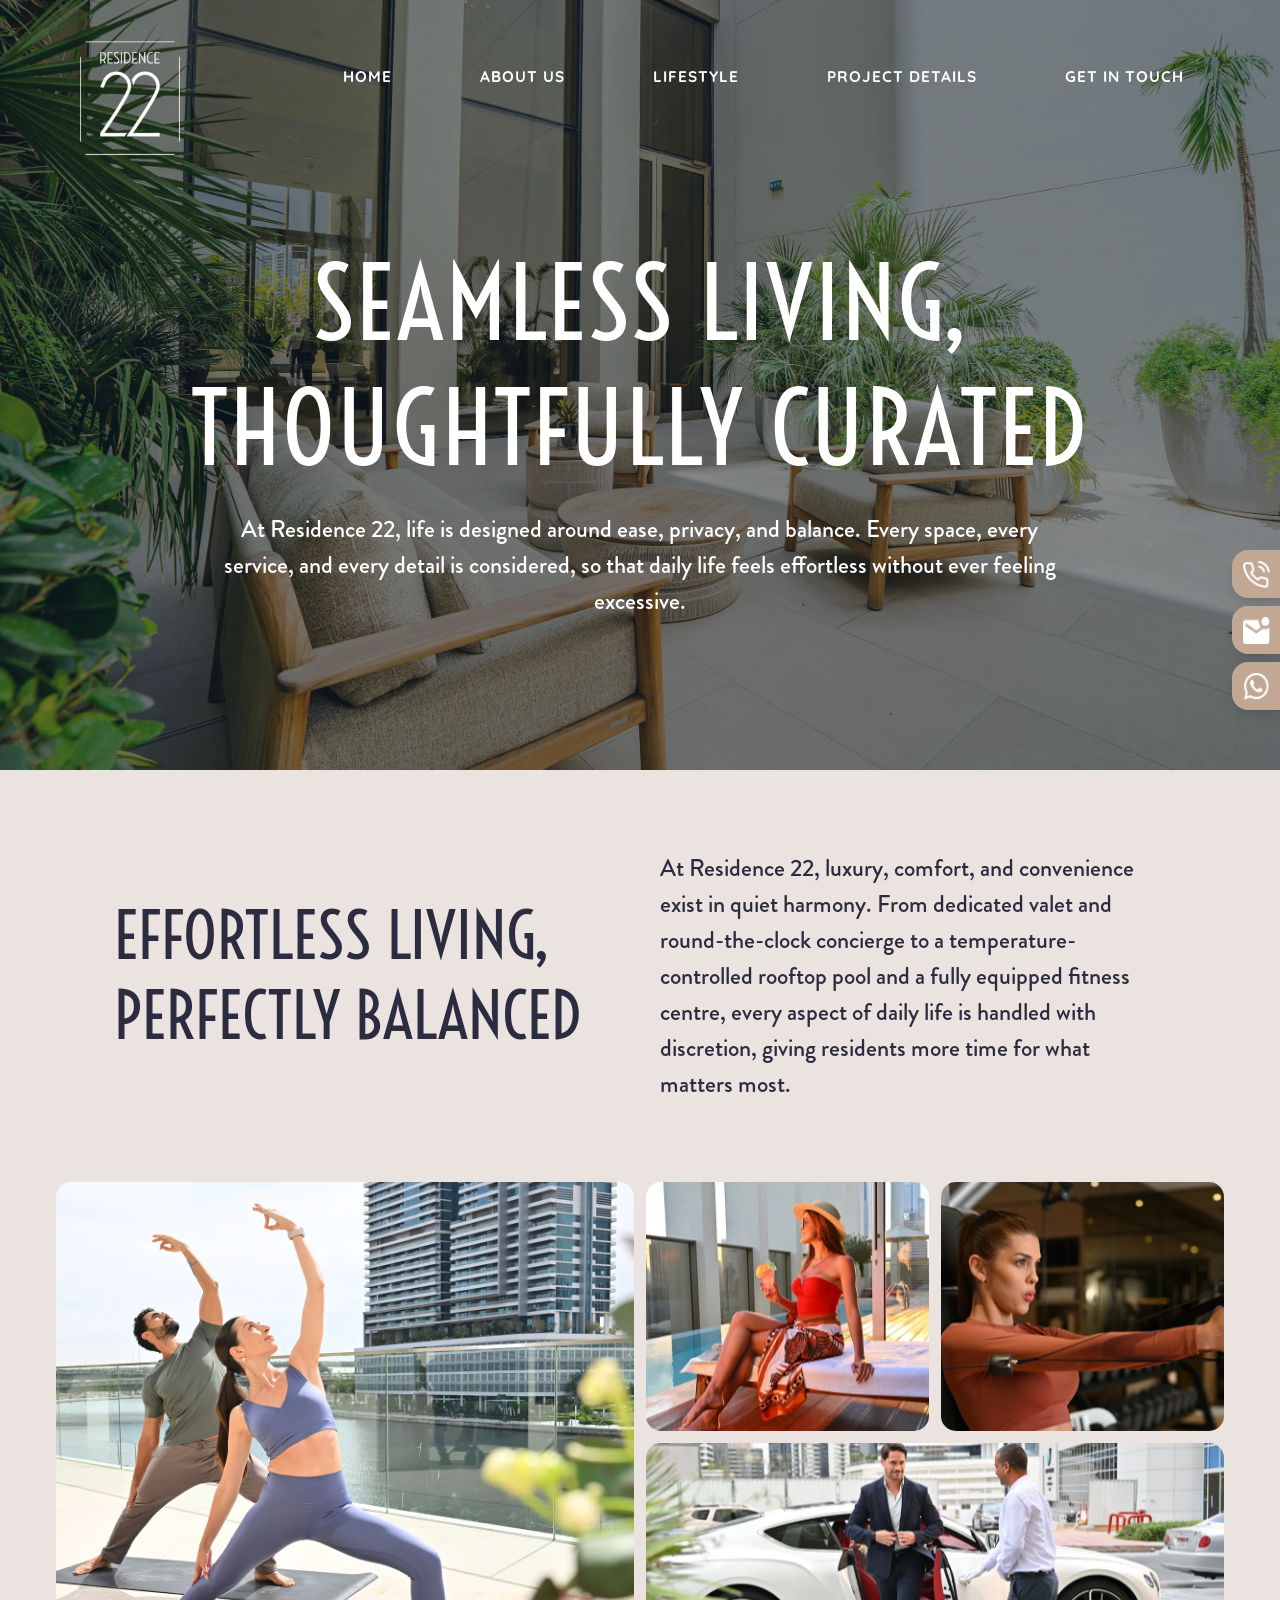
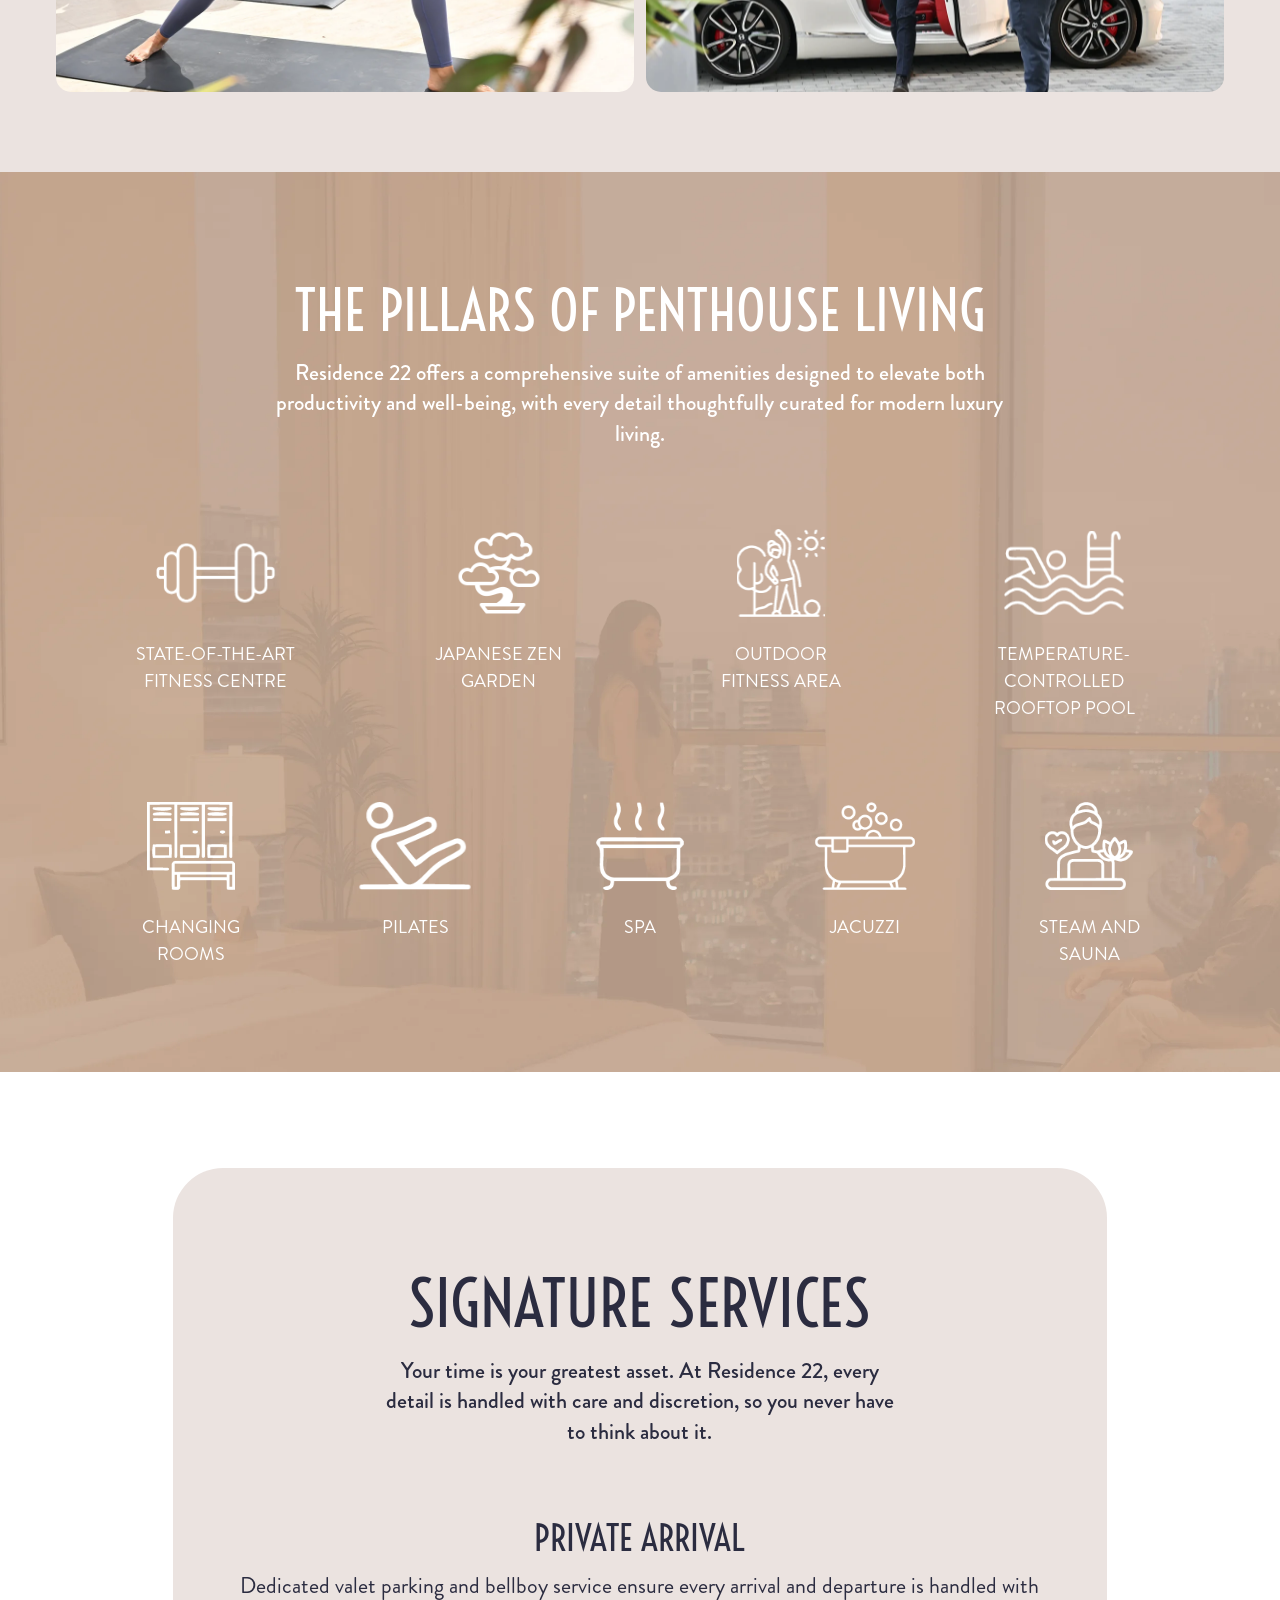
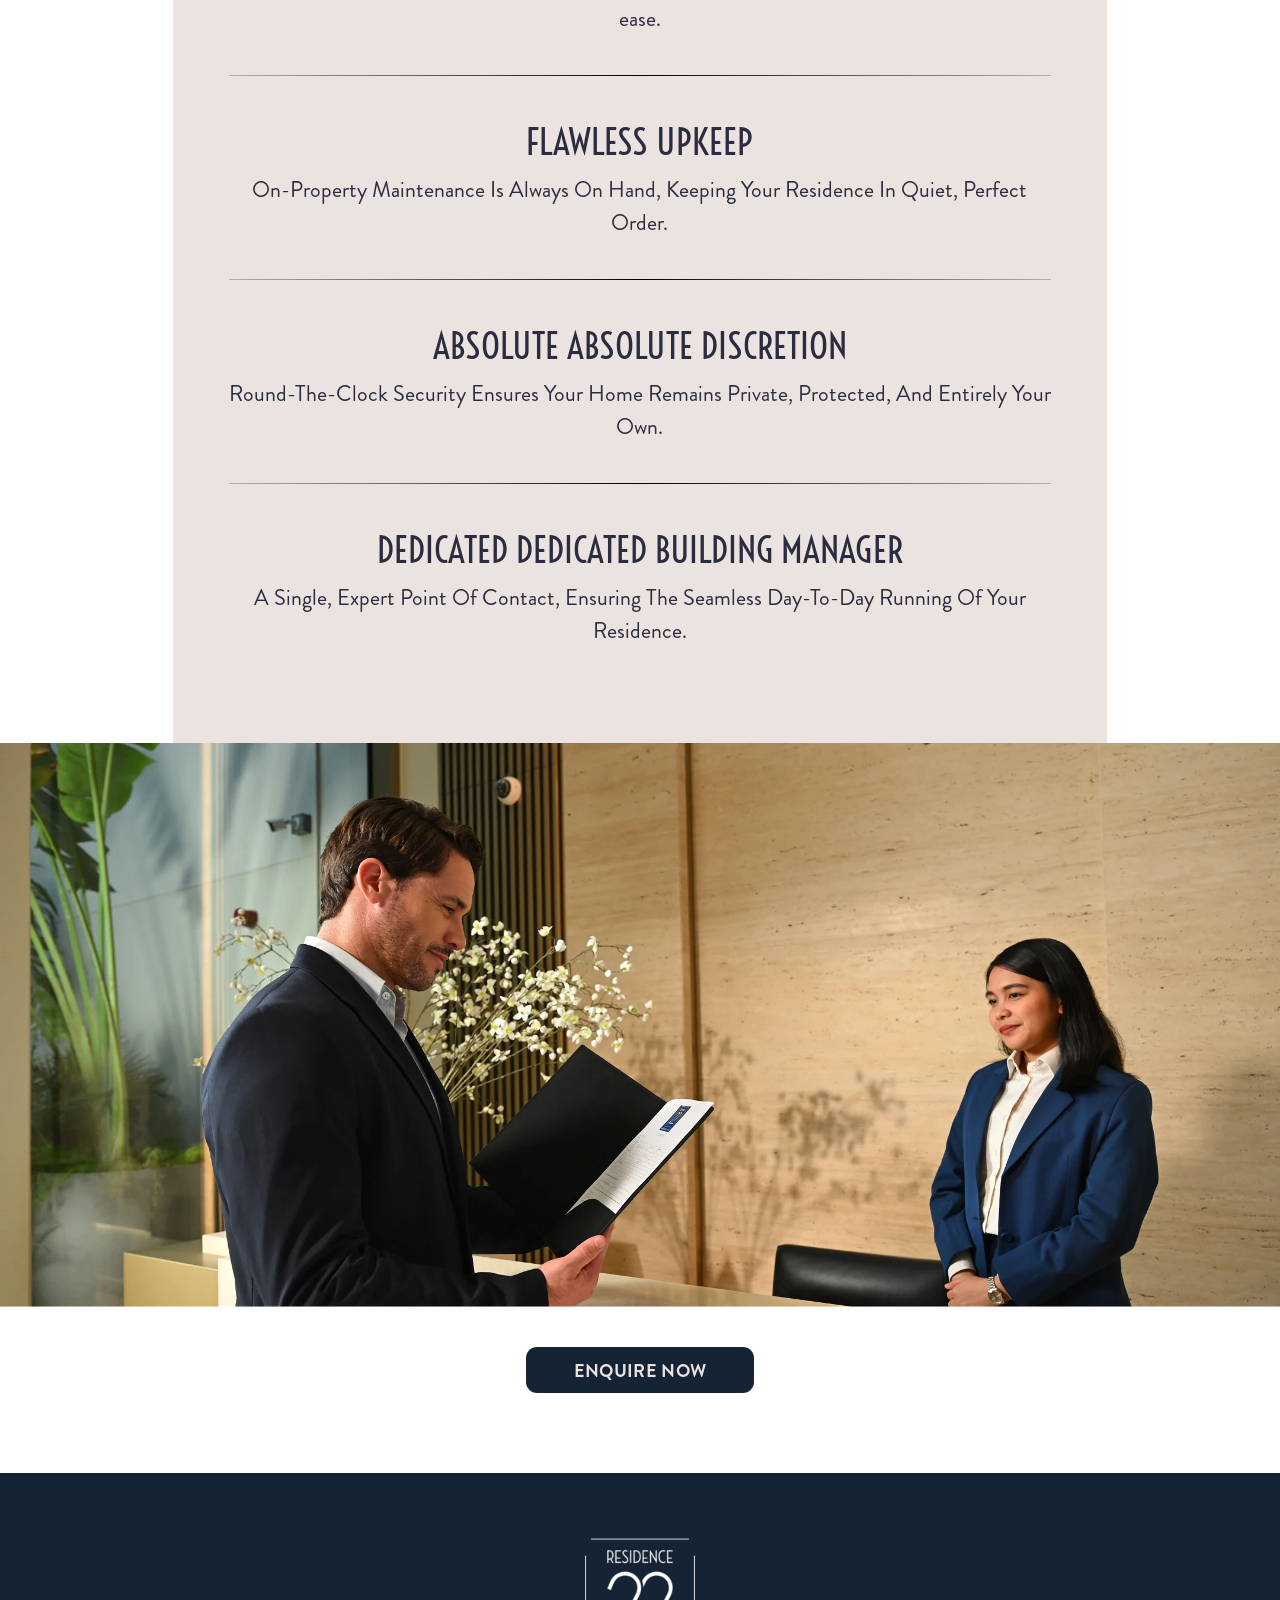
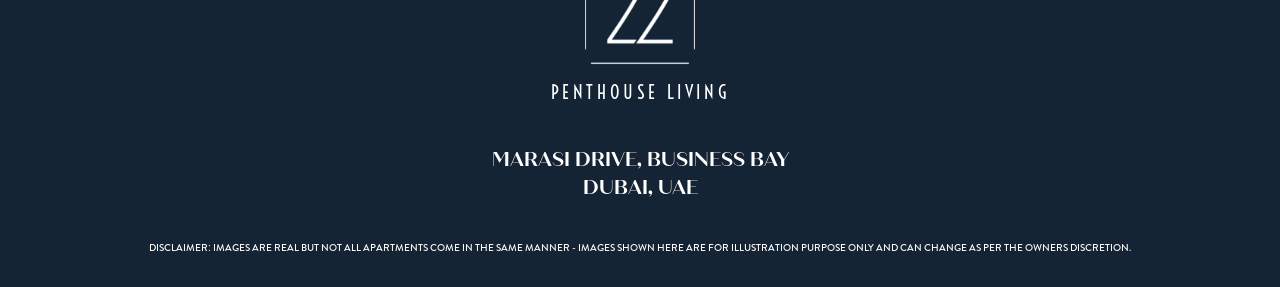
<file: lifestyle.html>
<!DOCTYPE html>
<html lang="en">

<head>
    <meta charset="UTF-8">
    <meta name="viewport" content="width=device-width, initial-scale=1.0">
    <title>Lifestyle Residence-22</title>
    <link rel="stylesheet" href="assets/css/navbar.css">
    <link rel="stylesheet" href="assets/css/flowbite.min.css" />
    <link rel="stylesheet" href="assets/css/universal.css" />
    <link rel="stylesheet" href="assets/css/lifestyle.css">

    <link href="https://unpkg.com/aos@2.3.1/dist/aos.css" rel="stylesheet">
    <link rel="stylesheet" href="https://cdn.jsdelivr.net/npm/swiper@11/swiper-bundle.min.css" />
</head>

<body>

    <!-- ═══════════════════════════════ Header Section ═══════════════════════════════════════════ -->
    <style>
        .nav-links a,
        .nav-links button.drop-btn {
            color: #fff;
        }

        .nav-links a:hover,
        .nav-links button.drop-btn:hover,
        .nav-links li.active>a,
        .nav-links li.active>button {
            color: #142434;
        }
    </style>
    <nav class="navbar-menu mx-1920 mx-auto w-full px-5 absolute sm:px-5 md:px-6 lg:px-15 xl:px-20 py-10 ">
        <a href="#" class="header-logo" data-aos="fade-up" data-aos-duration="3000">
            <img id="nav-logo" class="white-logo" src="assets/images/residence-white-logo.svg" alt="">
        </a>

        <!-- Desktop Links -->
        <ul class="nav-links gap-3 sm:gap-3 md:gap-4 lg:gap-10 xl:gap-14 pt-4" id="desktopMenu" data-aos="fade-up"
            data-aos-duration="3000">
            <li><a href="index.html">HOME</a></li>
            <li><a href="about.html">ABOUT US</a></li>
            <li><a href="lifestyle.html">LIFESTYLE</a></li>
            <li><a href="project-details.html">PROJECT DETAILS</a></li>
            <li><a href="contact-us.html">GET IN TOUCH</a></li>
            <!-- Resources Dropdown -->
            <!-- <li>
                <button class="drop-btn" id="dropResources" aria-expanded="false">
                    Resources
                    <svg class="chevron" viewBox="0 0 24 24">
                        <polyline points="6 9 12 15 18 9" />
                    </svg>
                </button>
                <div class="dropdown" id="menuResources">
                    <a href="#"><span class="icon"></span> Docs</a>
                    <a href="#"><span class="icon"></span> Blog</a>
                    <a href="#"><span class="icon"></span> Podcast</a>
                    <div class="divider"></div>
                    <a href="#"><span class="icon"></span> Support</a>
                </div>
            </li> -->

        </ul>

        <button class="hamburger " id="hamburger" aria-label="Toggle menu" data-aos="fade-up" data-aos-duration="3000">
            <span></span><span></span><span></span>
        </button>
    </nav>

    <!-- ═══ MOBILE MENU ═══ -->
    <div class="mobile-menu" id="mobileMenu">

        <a href="index.html" class="mobile-link">HOME</a>
        <div class="mobile-divider"></div>
        <a href="about.html" class="mobile-link">ABOUT US</a>
        <div class="mobile-divider"></div>
        <a href="lifestyle.html" class="mobile-link">LIFESTYLE</a>
        <div class="mobile-divider"></div>
        <a href="project-details.html" class="mobile-link">PROJECT DETAILS</a>
        <div class="mobile-divider"></div>
        <a href="contact-us.html" class="mobile-link">GET IN TOUCH</a>
        <!-- Products -->
        <!-- <button class="mobile-link" id="mobileDropProducts">
            Products
            <svg class="chevron" viewBox="0 0 24 24"
                style="width:16px;height:16px;stroke:currentColor;fill:none;stroke-width:2.2;stroke-linecap:round;stroke-linejoin:round;transition:transform .25s">
                <polyline points="6 9 12 15 18 9" />
            </svg>
        </button>
        <div class="mobile-dropdown" id="mobileMenuProducts">
            <a href="#" class="mobile-sub-link"><span class="icon"></span> Analytics</a>
            <a href="#" class="mobile-sub-link"><span class="icon"></span> Security</a>
            <a href="#" class="mobile-sub-link"><span class="icon"></span> Automations</a>
            <a href="#" class="mobile-sub-link"><span class="icon"></span> Roadmap</a>
        </div> -->

        <!-- Solutions -->
        <!-- <button class="mobile-link" id="mobileDropSolutions">
            Solutions
            <svg class="chevron" viewBox="0 0 24 24"
                style="width:16px;height:16px;stroke:currentColor;fill:none;stroke-width:2.2;stroke-linecap:round;stroke-linejoin:round;transition:transform .25s">
                <polyline points="6 9 12 15 18 9" />
            </svg>
        </button>
        <div class="mobile-dropdown" id="mobileMenuSolutions">
            <a href="#" class="mobile-sub-link"><span class="icon"></span> Enterprise</a>
            <a href="#" class="mobile-sub-link"><span class="icon"></span> Startups</a>
            <a href="#" class="mobile-sub-link"><span class="icon"></span> Developers</a>
            <a href="#" class="mobile-sub-link"><span class="icon"></span> Case Studies</a>
        </div> -->

        <!-- Resources -->
        <!-- <button class="mobile-link" id="mobileDropResources">
            Resources
            <svg class="chevron" viewBox="0 0 24 24"
                style="width:16px;height:16px;stroke:currentColor;fill:none;stroke-width:2.2;stroke-linecap:round;stroke-linejoin:round;transition:transform .25s">
                <polyline points="6 9 12 15 18 9" />
            </svg>
        </button>
        <div class="mobile-dropdown" id="mobileMenuResources">
            <a href="#" class="mobile-sub-link"><span class="icon"></span> Docs</a>
            <a href="#" class="mobile-sub-link"><span class="icon"></span> Blog</a>
            <a href="#" class="mobile-sub-link"><span class="icon"></span> Podcast</a>
            <a href="#" class="mobile-sub-link"><span class="icon"></span> Support</a>
        </div> -->

    </div>


    <!-- ═══════════════════════════════ Header Section ═══════════════════════════════════════════ -->



    <!-- ═══════════════════════════════ Sticky Button ═══════════════════════════════════════════ -->
    <style>
        .fixed-contact-buttons {
            position: fixed;
            right: 0;
            top: 70%;
            transform: translateY(-50%);
            z-index: 50;
            display: flex;
            flex-direction: column;
            gap: 8px;
            align-items: flex-end
        }

        .sticky-btn {
            width: 48px;
            min-width: 48px;
            height: 48px;
            overflow: hidden;
            transition: width .35s;
            white-space: nowrap;
            background-color: #c2a794;
            border-radius: 16px 0 0 16px;
            padding: 0 10px 0 11px
        }

        .sticky-btn span {
            opacity: 0;
            width: 0;
            overflow: hidden;
            transition: .35s;
            font-family: brandon-grotesque-medium, sans-serif;
            letter-spacing: .05em;
            font-size: 14px
        }

        .sticky-btn img {
            width: 27px;
            height: 27px
        }

        .sticky-btn:hover {
            width: 140px
        }

        .sticky-btn:last-of-type:hover {
            width: 170px
        }

        .sticky-btn:hover span {
            opacity: 1;
            width: auto;
            margin-left: 8px
        }
    </style>
    <div class="fixed-contact-buttons">

        <a href="tel:+971564093335" class="sticky-btn flex items-center bg-[#cbb7a6] text-white rounded-l-xl shadow-lg">

            <img src="assets/images/phone-icon.png" alt="Phone" class="w-5 h-5 min-w-[20px] object-contain">

            <span class="text-sm font-medium uppercase">
                Call US
            </span>
        </a>

        <a href="mailto:info@residence22.ae"
            class="sticky-btn flex items-center bg-[#cbb7a6] text-white rounded-l-xl shadow-lg">

            <img src="assets/images/email-icon.png" alt="Email" class="w-5 h-5 min-w-[20px] object-contain">

            <span class="text-sm font-medium uppercase">
                Email US
            </span>
        </a>

        <a href="https://wa.me/564093335"
            class="sticky-btn flex items-center bg-[#cbb7a6] text-white rounded-l-xl shadow-lg">

            <img src="assets/images/whatsapp-icon.png" alt="WhatsApp" class="w-5 h-5 min-w-[20px] object-contain">

            <span class="text-sm font-medium uppercase">
                CHAT WITH US
            </span>
        </a>

    </div>
    <!-- ═══════════════════════════════ Sticky Button ═══════════════════════════════════════════ -->


    <!-- ═══════════════════════════════ Section - 41 ═══════════════════════════════════════════ -->


    <section class="section-41 banner-head md:flex-row relative flex flex-col mx-1920 items-center w-full bg-cover"
        style="background-image: url('assets/images/lifestyle/lifestyle-banner.webp');background-position:bottom;padding-top: 170px;">

        <div
            class="project-header flex justify-center items-center z-20 w-full px-5 sm:px-5 lg:px-14 pt-0 md:pt-0 lg:pt-0 pb-12 sm:pb-20 md:pb-20 lg:pb-20">
            <div class="w-full text-center md:w-full lg:w-90 xl:w-80">
                <h1 class="font-voltaire-regular text-white text-uppercase letter-2 leading-tight pb-5 font-normal text-46 sm:text-58 md:text-76 lg:text-96 xl:text-100 2xl:text-120"
                    data-aos="fade-up" data-aos-duration="3000">Seamless Living,<br class="hidden md:block">
                    Thoughtfully Curated
                </h1>
                <p class="font-Brandon-Medium text-white leading-normal text-18 text-center lg:text-22 xl:text-24 w-full mx-auto md:w-full lg:w-90 xl:w-90"
                    data-aos="fade-up" data-aos-duration="3000">At Residence 22, life is designed around ease, privacy,
                    and balance. Every space, every service, and every detail is considered, so that daily life feels
                    effortless without ever feeling excessive.
                </p>
            </div>
        </div>

    </section>
    <!-- ═══════════════════════════════ Section - 41 ═══════════════════════════════════════════ -->


    <!-- ═══════════════════════════════ Section - 42 ═══════════════════════════════════════════ -->
    <style>
        .img-wrap {
            position: relative;
            overflow: hidden;
        }

        .img-wrap img {
            will-change: transform;
            transform: translate3d(0, 0, 0);
            backface-visibility: hidden;
            width: 100%;
            height: 120%;
            object-fit: cover;

            position: absolute;
            top: -10%;
            left: 0;
        }

        .parallax-img {
            width: 100%;
            height: 120%;
            object-fit: cover;
            will-change: transform;
        }

        /*  FIX: FULL RESET ON MOBILE */
        @media (max-width: 768px) {

            .img-wrap img,
            .parallax-img {
                position: relative !important;
                height: 100% !important;
                top: 0 !important;
                left: 0 !important;
                transform: none !important;
            }
        }
    </style>
    <section
        class="section-42 mx-1920 flex flex-col items-center justify-center w-full bg-lightcream bg-opacity-100 px-6 sm:px-8 lg:px-14 py-10 sm:py-10 lg:py-16 xl:py-20">

        <div class="flex flex-col w-full justify-center items-center">
            <div
                class="flex flex-col lg:flex-row w-full md:w-full lg:w-100 xl:w-90 gap-2 sm:gap-2 md:gap-3 lg:gap-10 xl:gap-10 justify-between items-center">
                <div class="w-full md:w-full lg:w-60 xl:w-60">
                    <h2 class="font-voltaire-regular text-blue text-start text-uppercase leading-tight font-normal text-34 sm:text-36 md:text-44 lg:text-56 xl:text-64 2xl:text-68"
                        data-aos="fade-up" data-aos-duration="3000">
                        EFFORTLESS LIVING, <br class="hidden xl:block">
                        PERFECTLY BALANCED
                    </h2>
                </div>
                <div class="w-full md:w-full lg:w-60 xl:w-60">
                    <p class="font-Brandon-Medium text-blue leading-normal text-18 text-start md:text-20 lg:text-20 xl:text-24"
                        data-aos="fade-up" data-aos-duration="3000">At Residence 22, luxury, comfort, and convenience
                        exist in quiet harmony. From dedicated valet and round-the-clock concierge to a
                        temperature-controlled rooftop pool and a fully equipped fitness centre, every aspect of daily
                        life is handled with discretion, giving residents more time for what matters most.
                    </p>
                </div>


            </div>

            <div
                class="flex flex-col w-full md:w-full lg:w-100 xl:w-100 justify-center items-center pt-10 sm:pt-10 lg:pt-16 xl:pt-20">

                <div class="Lifestyle-living" data-aos="fade-up" data-aos-duration="3000">

                    <!-- Large left image -->
                    <div class="design-large img-wrap border-radius-15">
                        <img src="assets/images/lifestyle/lifestyle-gallery-1.webp"
                            class="border-radius-15 parallax-img" alt="">
                    </div>

                    <!-- Right grid -->
                    <div class="design-right">

                        <div class="design-small-row">
                            <div class="design-small-half img-wrap border-radius-15">
                                <img src="assets/images/lifestyle/lifestyle-gallery-2.webp"
                                    class="border-radius-15 parallax-img" alt="">
                            </div>
                            <div class="design-small-half img-wrap border-radius-15">
                                <img src="assets/images/lifestyle/lifestyle-gallery-3.webp"
                                    class="border-radius-15 parallax-img" alt="">
                            </div>
                        </div>
                        <div class="design-small img-wrap border-radius-15">
                            <img src="assets/images/lifestyle/lifestyle-gallery-4.webp"
                                class="border-radius-15 parallax-img" alt="">
                        </div>

                    </div>

                </div>

            </div>
        </div>
    </section>
    <!-- ═══════════════════════════════ Section - 42 ═══════════════════════════════════════════ -->

    <!-- ═══════════════════════════════ Section - 43 ═══════════════════════════════════════════ -->

    <section
        class="section-43 relative mx-1920 flex flex-col items-center z-10 justify-center  w-full bg-cream bg-opacity-100 ">

        <!-- Background Image Layer -->
        <div class="absolute w-100 h-full inset-0 bg-cover bg-center z-0">
            <img src="assets/images/lifestyle/lifestyle-pillers.webp" alt="A life of seamless ease"
                class="absolute inset-0 w-full h-full object-cover z-0" />
        </div>

        <div
            class="flex flex-col w-full relative justify-center items-center px-6 sm:px-8 lg:px-14 py-16 sm:py-16 lg:py-20">
            <div class="flex flex-col w-full md:w-full lg:w-90 xl:w-80 justify-center items-center">
                <h2 class="font-voltaire-regular text-white text-center text-uppercase leading-tight mb-3 font-normal text-28 sm:text-32 md:text-44 lg:text-52 xl:text-56 2xl:text-60"
                    data-aos="fade-up" data-aos-duration="3000">
                    THE PILLARS OF PENTHOUSE LIVING</h2>
                <p class="font-Brandon-Medium text-white leading-snug text-18 text-center md:text-20 lg:text-22  w-full mx-auto md:w-full lg:w-90 xl:w-80"
                    data-aos="fade-up" data-aos-duration="3000">Residence 22 offers a comprehensive suite of amenities
                    designed to elevate both productivity and well-being, with every detail
                    thoughtfully curated for
                    modern luxury living.
                </p>
            </div>

            <!-- Grid -->
            <div
                class="flex flex-col w-full md:w-full lg:w-100 xl:w-90 justify-center items-center pt-10 md:pt-10 lg:pt-16 xl:pt-20">
                <div class="flex w-full flex-col items-center gap-10 md:gap-20 lg:gap-20">

                    <!-- ROW 1 (4 items - centered) -->
                    <div data-aos="fade-up" data-aos-duration="3000"
                        class="penthouse-living w-100 grid grid-cols-2 sm:grid-cols-4 md:grid-cols-4 gap-10 md:gap-10 lg:gap-20 xl:gap-20 text-center max-w-7xl mx-auto">
                        <div class="flex flex-col items-center space-y-3">
                            <div class="penthouse-list flex items-end justify-end pb-3">
                                <img src="assets/images/fitness.svg" alt="">
                            </div>
                            <p
                                class="font-Brandon-Regular text-white text-uppercase text-16 text-center md:text-16 lg:text-18 xl:text-18">
                                State-of-the-art <br class="hidden lg:block">fitness centre</p>
                        </div>
                        <div class="flex flex-col items-center space-y-3">
                            <div class="penthouse-list flex items-end pb-3">
                                <img src="assets/images/garden.svg" alt="">
                            </div>
                            <p
                                class="font-Brandon-Regular text-white text-uppercase text-16 text-center md:text-16 lg:text-18 xl:text-18">
                                Japanese Zen<br class="hidden lg:block"> Garden</p>
                        </div>
                        <div class="flex flex-col items-center space-y-3">
                            <div class="penthouse-list flex items-end pb-3">
                                <img src="assets/images/outdoor.svg" class="" alt="">
                            </div>
                            <p
                                class="font-Brandon-Regular text-white text-uppercase text-16 text-center md:text-16 lg:text-18 xl:text-18">
                                Outdoor <br class="hidden lg:block">
                                fitness area</p>
                        </div>
                        <div class="flex flex-col items-center space-y-3">
                            <div class="penthouse-list flex items-end pb-3">
                                <img src="assets/images/pool.svg" class="" alt="">
                            </div>
                            <p
                                class="font-Brandon-Regular text-white text-uppercase text-16 text-center md:text-16 lg:text-18 xl:text-18">
                                Temperature-controlled <br class="hidden lg:block">
                                rooftop pool</p>
                        </div>
                    </div>

                    <!-- ROW 2 (5 items - flex wrap so they always center) -->
                    <div data-aos="fade-up" data-aos-duration="3000"
                        class="penthouse-living w-100 grid grid-cols-2 sm:grid-cols-4 md:grid-cols-5 lg:grid-cols-5 gap-10 md:gap-10 lg:gap-18 xl:gap-18 text-center max-w-7xl mx-auto">
                        <div class="flex flex-col items-center space-y-3 ">
                            <div class="penthouse-list flex items-end pb-3">
                                <img src="assets/images/changing-room.svg" class="" alt="">
                            </div>
                            <p
                                class="font-Brandon-Regular text-white text-uppercase text-16 text-center md:text-16 lg:text-18 xl:text-18">
                                Changing rooms</p>
                        </div>
                        <div class="flex flex-col items-center space-y-3">
                            <div class="penthouse-list flex items-end pb-3">
                                <img src="assets/images/pilates.svg" class="" alt="">
                            </div>
                            <p
                                class="font-Brandon-Regular text-white text-uppercase text-16 text-center md:text-16 lg:text-18 xl:text-18">
                                Pilates</p>
                        </div>
                        <div class="flex flex-col items-center space-y-3">
                            <div class="penthouse-list flex items-end pb-3">
                                <img src="assets/images/spa.svg" class="" alt="">
                            </div>
                            <p
                                class="font-Brandon-Regular text-white text-uppercase text-16 text-center md:text-16 lg:text-18 xl:text-18">
                                Spa</p>
                        </div>
                        <div class="flex flex-col items-center space-y-3">
                            <div class="penthouse-list flex items-end pb-3">
                                <img src="assets/images/jacuzzi.svg" class="" alt="">
                            </div>
                            <p
                                class="font-Brandon-Regular text-white text-uppercase text-16 text-center md:text-16 lg:text-18 xl:text-18">
                                Jacuzzi</p>
                        </div>
                        <div class="flex flex-col items-center space-y-3">
                            <div class="penthouse-list flex items-end pb-3">
                                <img src="assets/images/steam.svg" class="" alt="">
                            </div>
                            <p
                                class="font-Brandon-Regular text-white text-uppercase text-16 text-center md:text-16 lg:text-18 xl:text-18">
                                Steam and Sauna</p>
                        </div>
                    </div>

                </div>
            </div>


        </div>

        </div>

    </section>
    <!-- ═══════════════════════════════ Section - 43 ═══════════════════════════════════════════ -->

    <!-- ═══════════════════════════════ Section - 44 ═══════════════════════════════════════════ -->
    <section
        class="section-44 mx-1920 flex flex-col items-center justify-center w-full bg-white bg-opacity-100 px-6 sm:px-8 lg:px-14 pt-20 sm:pt-20 lg:pt-24 xl:pt-24 pb-0 sm:pb-0 lg:pb-0 xl:pb-0">

        <div class="flex flex-col w-full justify-center items-center">

            <div class="flex flex-col w-full md:w-full lg:w-100 xl:w-80 bg-lightcream bg-opacity-100 rounded-top-50 justify-center items-center px-6 sm:px-8 lg:px-14 pt-14 sm:pt-20 lg:pt-24 xl:pt-24 pb-20 sm:pb-20 lg:pb-24 xl:pb-24"
                data-aos="fade-up" data-aos-duration="3000">

                <div class="flex flex-col w-full md:w-full lg:w-90 xl:w-80 justify-center items-center">
                    <h2 class="font-voltaire-regular text-blue text-center text-uppercase leading-tight mb-3 font-normal text-34 sm:text-34 md:text-48 lg:text-56 xl:text-64 2xl:text-68"
                        data-aos="fade-up" data-aos-duration="3000">SIGNATURE SERVICES</h2>
                    <p class="font-Brandon-Medium text-blue leading-snug text-18 text-center md:text-20 lg:text-22  w-full mx-auto md:w-full lg:w-90 xl:w-80"
                        data-aos="fade-up" data-aos-duration="3000">Your time is your greatest asset. At Residence 22,
                        every detail is handled with care and discretion, so you never have to think about it.

                    </p>
                </div>
                <div class="relative flex items-center justify-center w-full pt-16 sm:pt-16 lg:pt-16 xl:pt-16">
                    <div
                        class="flex flex-col sm:flex-row md:flex-row lg:flex-row justify-center items-center pb-10 xl:pb-10 gap-3 sm:gap-10 lg:gap-10 w-full">

                        <div class="w-85 text-center sm:text-center lg:text-center">
                            <span
                                class="font-voltaire-regular text-blue text-uppercase text-24 sm:text-26 md:text-26 lg:text-32 xl:text-36">Private
                                Arrival</span>
                            <p
                                class="font-Brandon-Regular text-blue leading-normal pt-1 text-18 sm:text-20 md:text-22 lg:text-22 xl:text-22">
                                Dedicated valet parking and bellboy service ensure every arrival and departure is
                                handled with ease.</p>
                        </div>
                    </div>
                </div>
                <div class="relative flex items-center justify-center w-full lifestyle-service-border"
                    data-aos="fade-up" data-aos-duration="3000">
                    <div
                        class="flex flex-col sm:flex-row md:flex-row lg:flex-row justify-center items-center py-10 xl:py-10 gap-3 sm:gap-8 lg:gap-10 w-full">

                        <div class="w-85 text-center sm:text-center lg:text-center">
                            <span
                                class="font-voltaire-regular text-blue text-uppercase text-24 sm:text-26 md:text-26 lg:text-32 xl:text-36">Flawless
                                Upkeep
                            </span>
                            <p
                                class="font-Brandon-Regular text-blue leading-normal text-capitalize pt-1 text-18 sm:text-20 md:text-22 lg:text-22 xl:text-22">
                                On-property maintenance is always on hand, keeping your residence in quiet, perfect
                                order.</p>
                        </div>
                    </div>
                </div>
                <div class="relative flex items-center justify-center w-full lifestyle-service-border"
                    data-aos="fade-up" data-aos-duration="3000">
                    <div
                        class="flex flex-col sm:flex-row md:flex-row lg:flex-row justify-center items-center py-10 xl:py-10 gap-3 sm:gap-8 lg:gap-10 w-full">

                        <div class="w-85 text-center sm:text-center lg:text-center">
                            <span
                                class="font-voltaire-regular text-blue text-uppercase text-24 sm:text-26 md:text-26 lg:text-32 xl:text-36">Absolute
                                Absolute Discretion</span>
                            <p
                                class="font-Brandon-Regular text-blue leading-normal text-capitalize pt-1 text-18 sm:text-20 md:text-22 lg:text-22 xl:text-22">
                                Round-the-clock security ensures your home remains private, protected, and entirely your
                                own.
                            </p>
                        </div>
                    </div>
                </div>
                <div class="relative flex items-center justify-center w-full lifestyle-service-border"
                    data-aos="fade-up" data-aos-duration="3000">
                    <div
                        class="flex flex-col sm:flex-row md:flex-row lg:flex-row justify-center items-center pt-10 xl:pt-10 gap-3 sm:gap-8 lg:gap-10 w-full">

                        <div class="w-85 text-center sm:text-center lg:text-center">
                            <span
                                class="font-voltaire-regular text-blue text-uppercase text-24 sm:text-26 md:text-26 lg:text-32 xl:text-36">Dedicated
                                Dedicated Building Manager</span>
                            <p
                                class="font-Brandon-Regular text-blue leading-normal text-capitalize pt-1 text-18 sm:text-20 md:text-22 lg:text-22 xl:text-22">
                                A single, expert point of contact, ensuring the seamless day-to-day running of your
                                residence.

                            </p>
                        </div>
                    </div>
                </div>

            </div>
        </div>
    </section>
    <!-- ═══════════════════════════════ Section - 44 ═══════════════════════════════════════════ -->

    <!-- ═══════════════════════════════ Section - 45 ═══════════════════════════════════════════ -->
    <section
        class="section-45 mx-1920 flex flex-col items-center justify-center w-full bg-white bg-opacity-100  pb-20 sm:pb-20 lg:pb-20 xl:pb-20 ">

        <div class="flex flex-col w-full justify-center items-center">
            <img src="assets/images/lifestyle/lifestyle-enquire.webp" data-aos="fade-up" data-aos-duration="3000"
                alt="">
        </div>
        <div class="flex default-btn mt-10">
            <a href="project-details.html"
                class="btn-primary text-center text-uppercase w-100 bg-blue bg-opacity-100 px-10 sm:px-10 md:px-12 lg:px-12 xl:px-12 py-4"
                data-aos="fade-up" data-aos-duration="3000">ENQUIRE NOW</a>
        </div>
    </section>
    <!-- ═══════════════════════════════ Section - 45 ═══════════════════════════════════════════ -->

    <!-- ═══════════════════════════════ Footer ═══════════════════════════════════════════ -->
    <footer
        class="footer mx-1920 flex flex-col items-center justify-center w-full bg-blue bg-opacity-100 px-6 sm:px-8 lg:px-14 pt-10 sm:pt-14 md:pt-16 lg:pt-16 pb-8 sm:pb-8 md:pb-8 lg:pb-8">

        <div class="flex flex-col justify-center md:flex-row w-full gap-10 sm:gap-10 md:gap-10 lg:gap-5 xl:gap-5">

            <div class="flex flex-col w-full gap-6" data-aos="fade-down" data-aos-duration="3000">
                <div class="flex flex-col items-center">
                    <a href="#" class="footer-logo">
                        <img src="assets/images/residence-white-logo.svg" class="w-100 " alt="">
                    </a>
                    <h3
                        class="font-voltaire-regular text-white text-uppercase leading-snug letter-4 text-left pt-4 text-16 sm:text-16 md:text-18 lg:text-18 xl:text-18 2xl:text-18">
                        Penthouse living</h3>
                </div>
                <div class="flex flex-col items-center">
                    <span
                        class="font-quichesans-Bold text-white text-uppercase leading-snug text-center pt-4 text-18 sm:text-18 md:text-20 lg:text-24 xl:text-20 2xl:text-20">
                        MARASI DRIVE, BUSINESS BAY</span>
                    <span
                        class="font-quichesans-Bold text-white text-uppercase leading-snug text-center text-18 sm:text-18 md:text-20 lg:text-24 xl:text-20 2xl:text-20">
                        Dubai, uae</span>
                </div>
                <div class="flex flex-col items-center">
                    <span
                        class="font-Brandon-Medium text-white text-uppercase leading-snug text-center pt-4 text-10">Disclaimer:
                        images are real but not all apartments come in the same manner - images shown here are for
                        illustration purpose only and can change as per the Owners discretion.</span>

                </div>
            </div>

        </div>
    </footer>

    <!-- ═══════════════════════════════ Footer ═══════════════════════════════════════════ -->


    <script src="assets/js/flowbite.min.js"></script>
    <script src="assets/js/main.js"></script>
    <script src="assets/js/gsap.min.js"></script>
    <script src="assets/js/ScrollTrigger.min.js"></script>
    <script src="https://assets.codepen.io/16327/ScrollSmoother.min.js"></script>
    <script src="https://unpkg.com/aos@2.3.1/dist/aos.js"></script>
    <script src="https://cdn.jsdelivr.net/npm/swiper@11/swiper-bundle.min.js"></script>

    <script>
        gsap.registerPlugin(ScrollTrigger);
        gsap.ticker.lagSmoothing(0);
        ScrollTrigger.matchMedia({

            // ✅ Enable only above 768px
            "(min-width: 769px)": function () {

                gsap.utils.toArray(".img-wrap").forEach((wrap) => {

                    let img = wrap.querySelector("img");

                    gsap.fromTo(img,
                        { yPercent: -8 },   // start slightly up
                        {
                            yPercent: 8,      // move down inside container
                            ease: "power1.out",
                            scrollTrigger: {
                                trigger: wrap,
                                start: "top bottom",
                                end: "bottom top",
                                scrub: 1.5,
                                anticipatePin: 1
                            }
                        }
                    );

                });
            }

        });
    </script>
    <script>
        AOS.init({
            once: true,

        });
    </script>

</body>

</html>
</file>
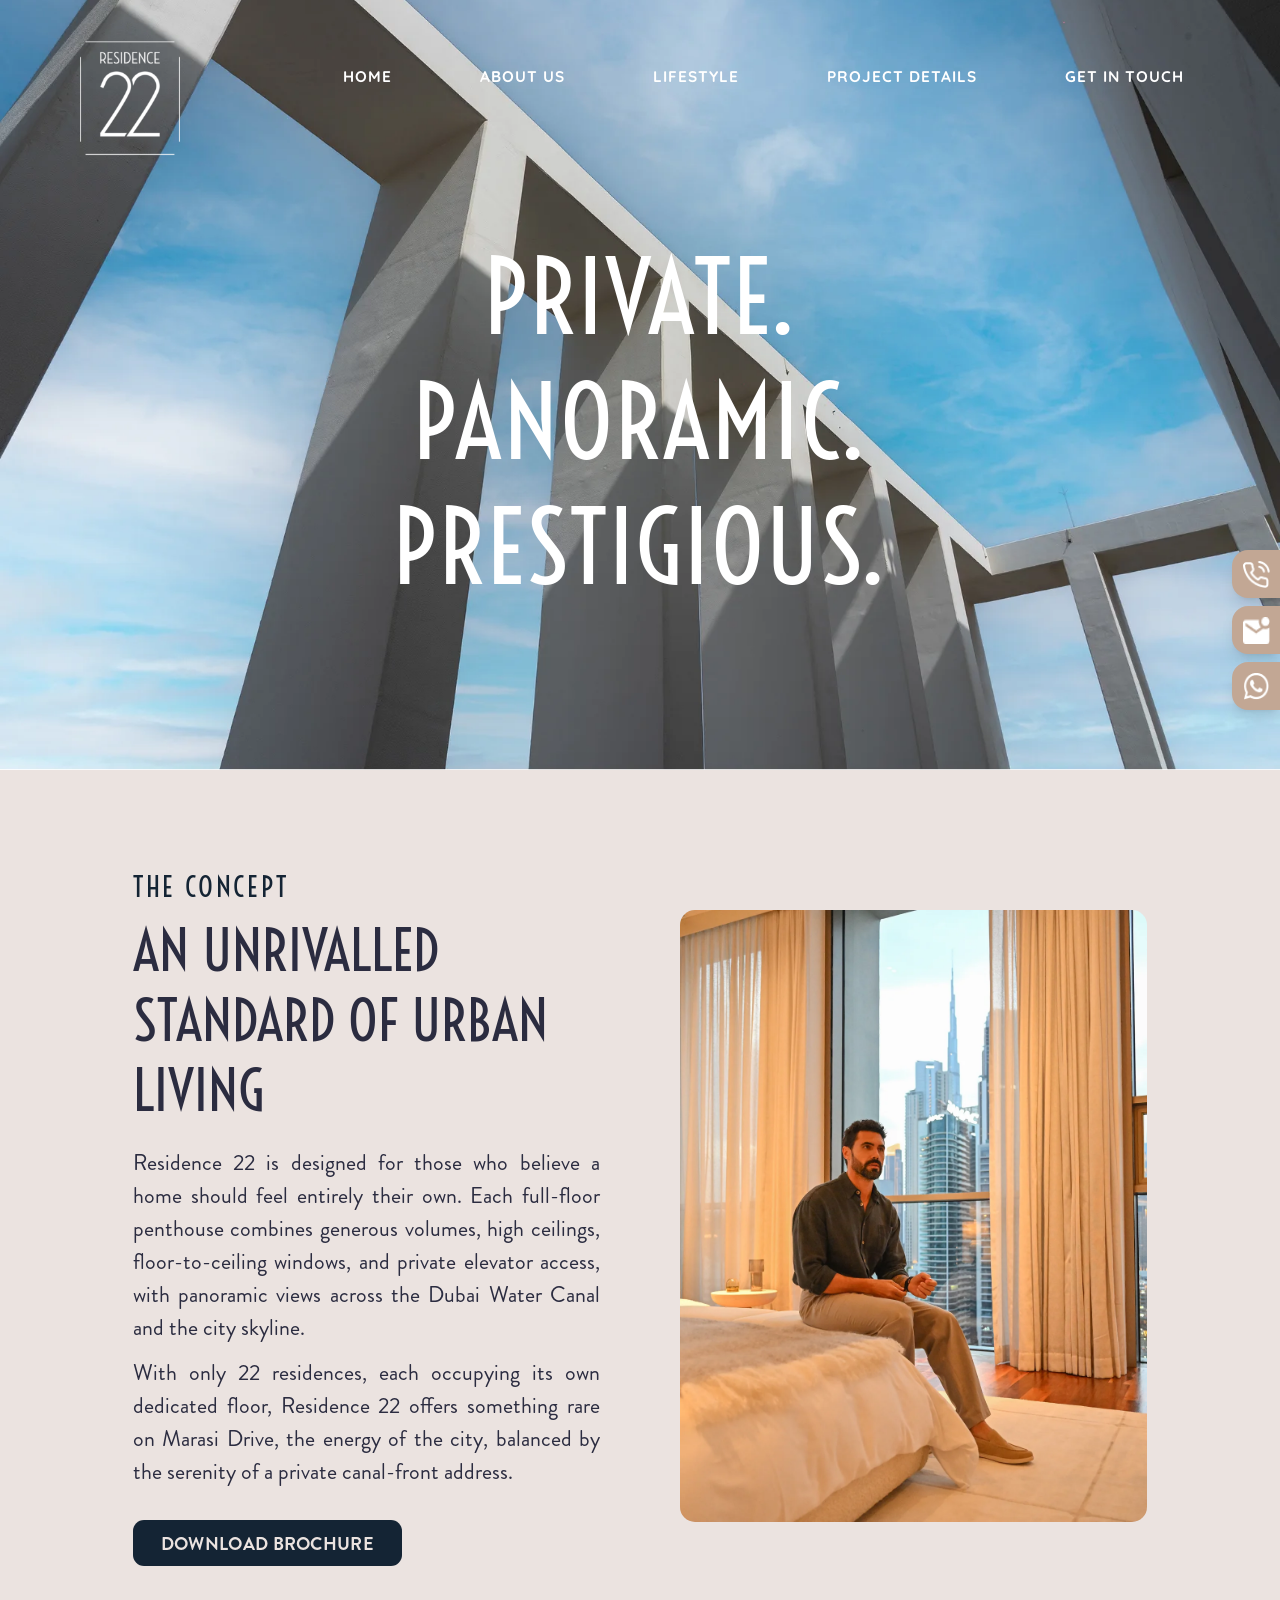
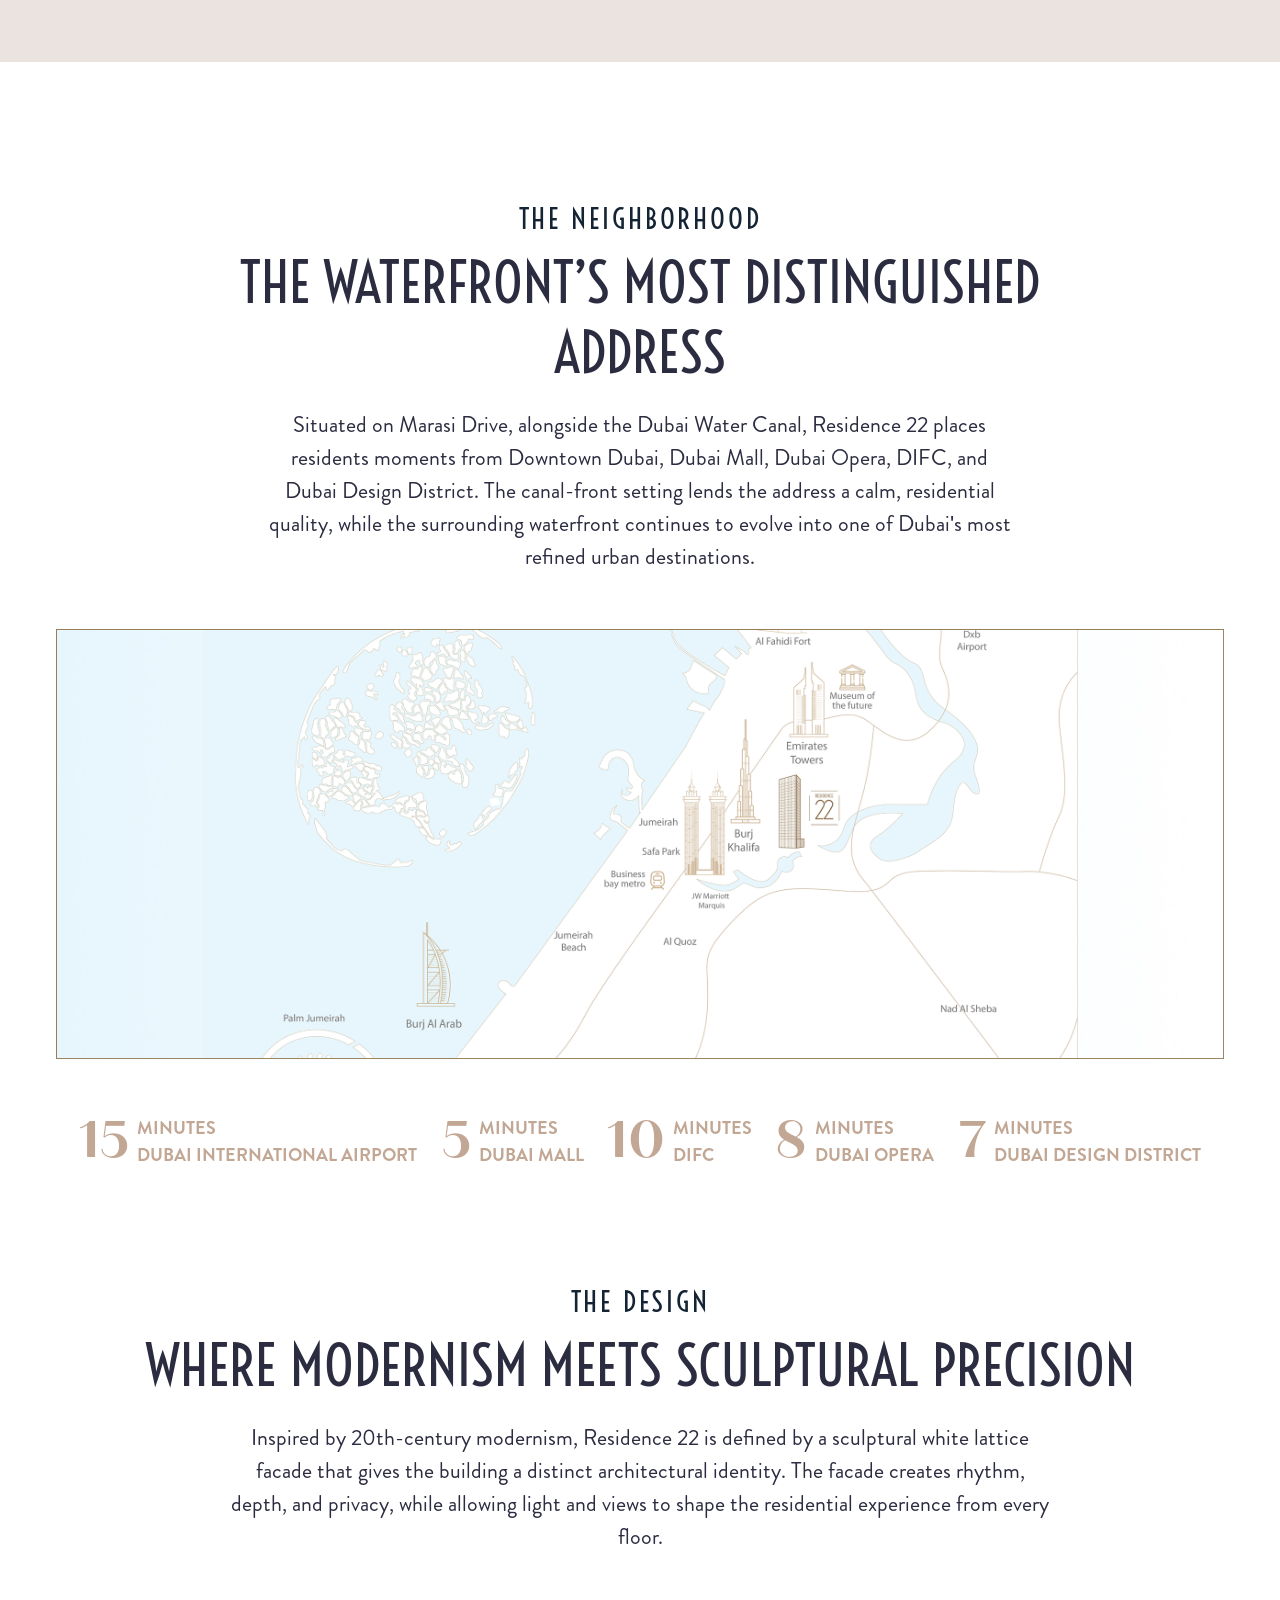
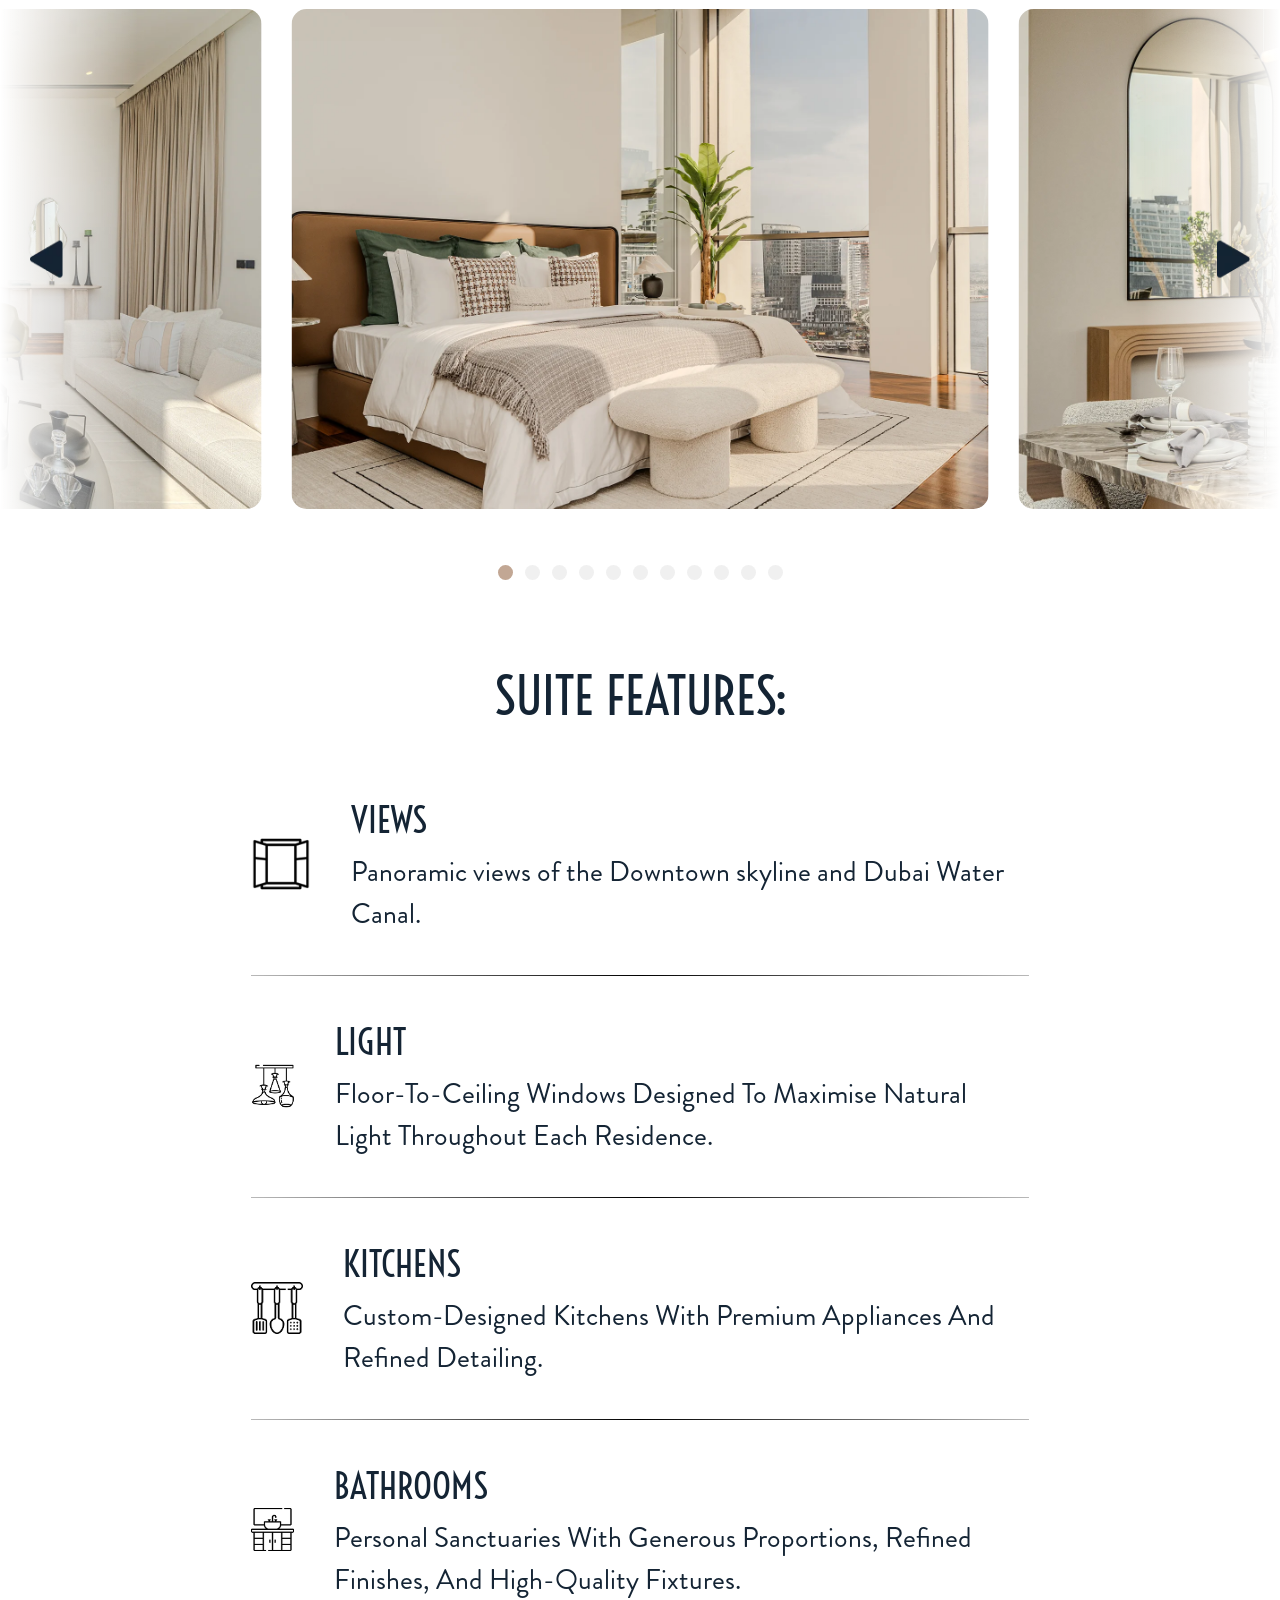
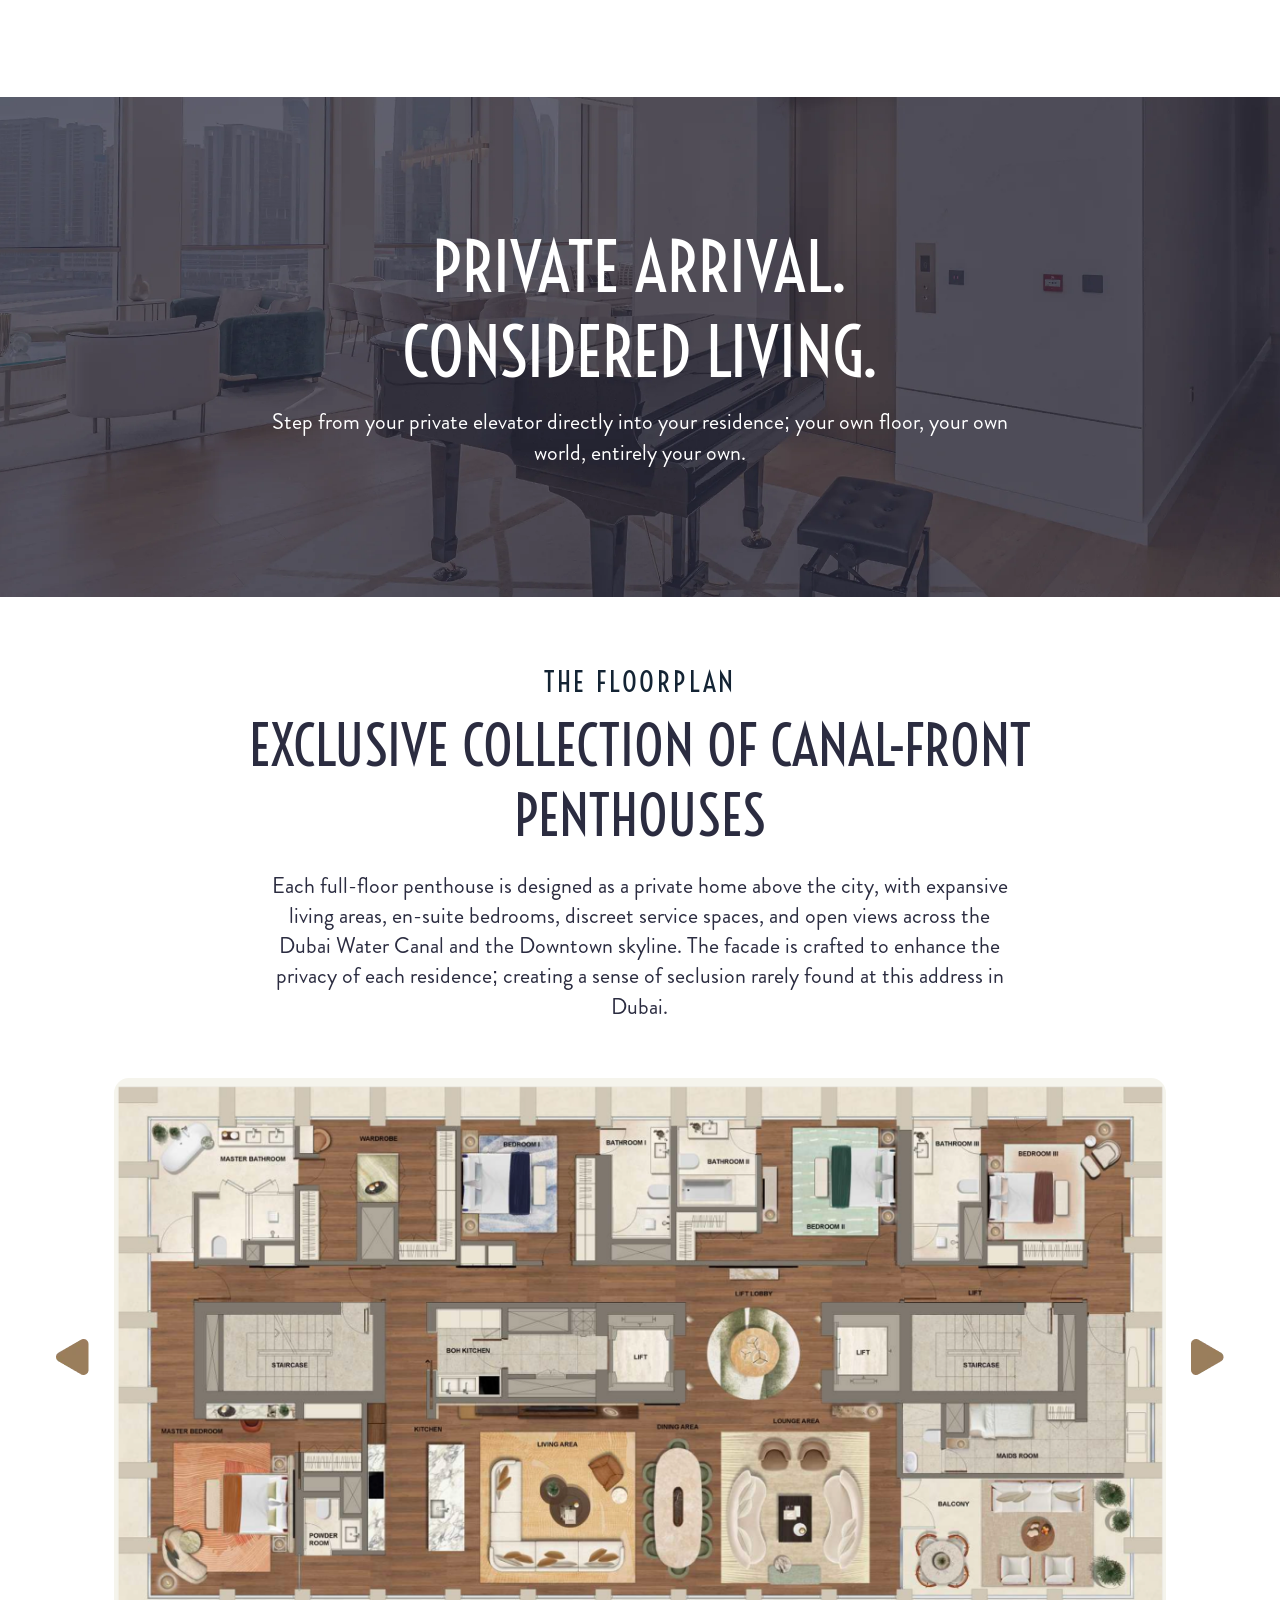
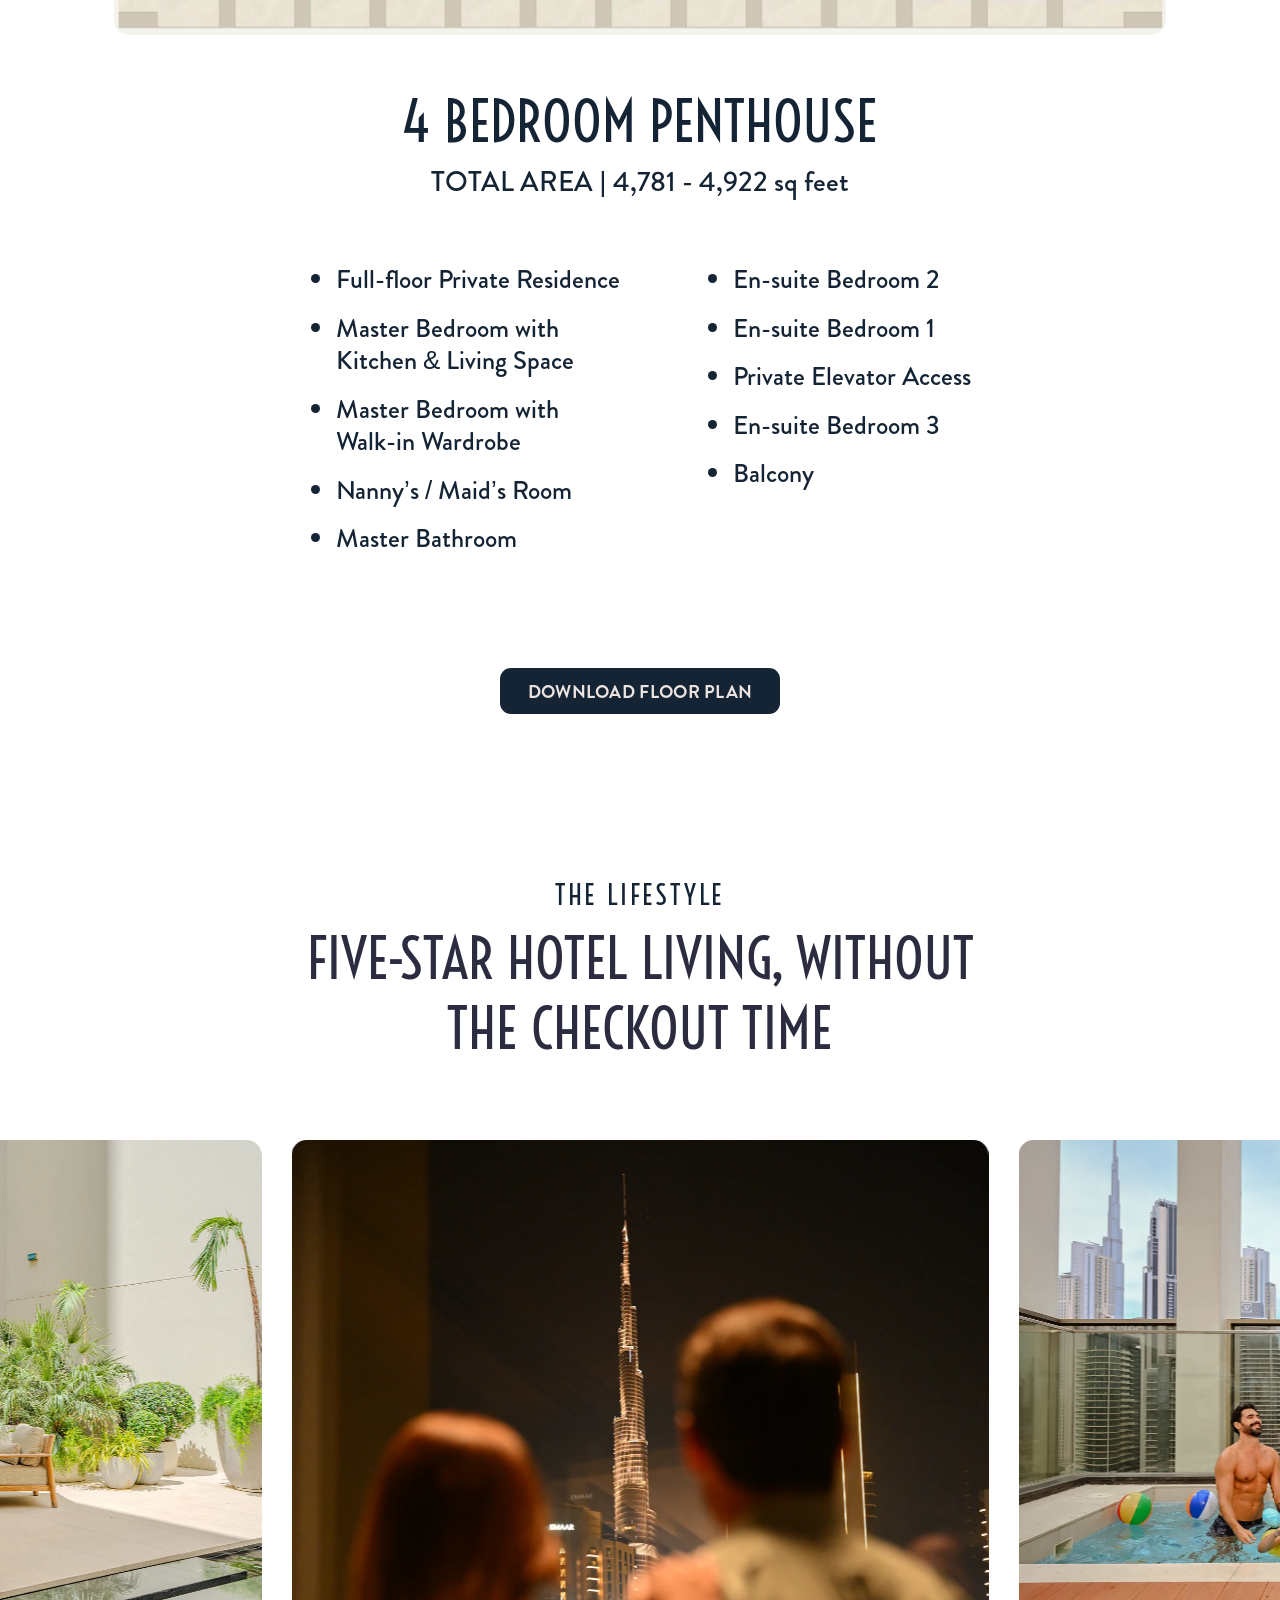
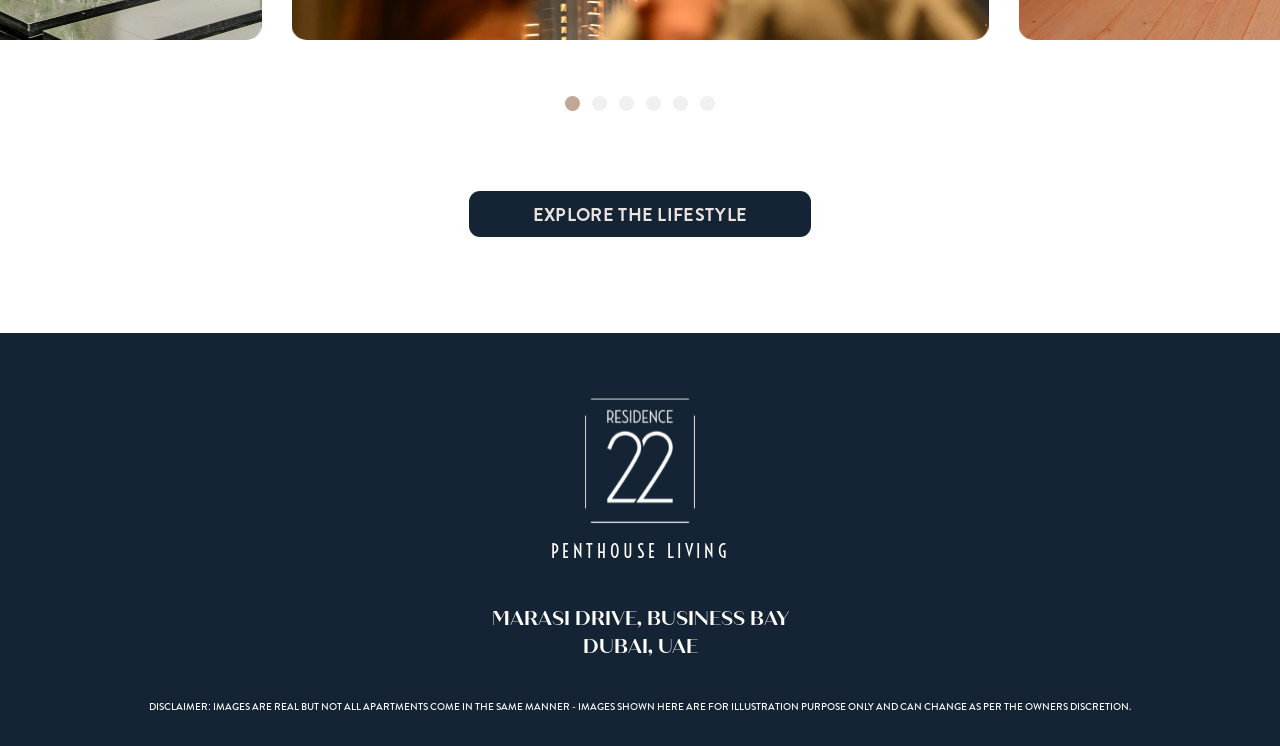
<file: project-details.html>
<!DOCTYPE html>
<html lang="en">

<head>
    <meta charset="UTF-8">
    <meta name="viewport" content="width=device-width, initial-scale=1.0">
    <title>Project Residence-22</title>
    <link rel="stylesheet" href="assets/css/navbar.css">
    <link rel="stylesheet" href="assets/css/flowbite.min.css" />
    <link rel="stylesheet" href="assets/css/universal.css" />
    <link rel="stylesheet" href="assets/css/project.css">

    <link href="https://unpkg.com/aos@2.3.1/dist/aos.css" rel="stylesheet">
    <link rel="stylesheet" href="https://cdn.jsdelivr.net/npm/swiper@11/swiper-bundle.min.css" />
</head>

<body>

    <!-- ═══════════════════════════════ Header Section ═══════════════════════════════════════════ -->
    <style>
        .nav-links a,
        .nav-links button.drop-btn {
            color: #fff;
        }

        .nav-links a:hover,
        .nav-links button.drop-btn:hover,
        .nav-links li.active>a,
        .nav-links li.active>button {
            color: #142434;
        }
    </style>
    <nav class="navbar-menu mx-1920 mx-auto w-full px-5 absolute sm:px-5 md:px-6 lg:px-15 xl:px-20 py-10 ">
        <a href="#" class="header-logo" data-aos="fade-up" data-aos-duration="3000">
            <img id="nav-logo" class="white-logo" src="assets/images/residence-white-logo.svg" alt="">
        </a>

        <!-- Desktop Links -->
        <ul class="nav-links gap-3 sm:gap-3 md:gap-4 lg:gap-10 xl:gap-14 pt-4" id="desktopMenu" data-aos="fade-up"
            data-aos-duration="3000">
            <li><a href="index.html">HOME</a></li>
            <li><a href="about.html">ABOUT US</a></li>
            <li><a href="lifestyle.html">LIFESTYLE</a></li>
            <li><a href="project-details.html">PROJECT DETAILS</a></li>
            <li><a href="contact-us.html">GET IN TOUCH</a></li>
            <!-- Resources Dropdown -->
            <!-- <li>
                <button class="drop-btn" id="dropResources" aria-expanded="false">
                    Resources
                    <svg class="chevron" viewBox="0 0 24 24">
                        <polyline points="6 9 12 15 18 9" />
                    </svg>
                </button>
                <div class="dropdown" id="menuResources">
                    <a href="#"><span class="icon"></span> Docs</a>
                    <a href="#"><span class="icon"></span> Blog</a>
                    <a href="#"><span class="icon"></span> Podcast</a>
                    <div class="divider"></div>
                    <a href="#"><span class="icon"></span> Support</a>
                </div>
            </li> -->

        </ul>

        <button class="hamburger " id="hamburger" aria-label="Toggle menu" data-aos="fade-up" data-aos-duration="3000">
            <span></span><span></span><span></span>
        </button>
    </nav>

    <!-- ═══ MOBILE MENU ═══ -->
    <div class="mobile-menu" id="mobileMenu">

        <a href="index.html" class="mobile-link">HOME</a>
        <div class="mobile-divider"></div>
        <a href="about.html" class="mobile-link">ABOUT US</a>
        <div class="mobile-divider"></div>
        <a href="lifestyle.html" class="mobile-link">LIFESTYLE</a>
        <div class="mobile-divider"></div>
        <a href="project-details.html" class="mobile-link">PROJECT DETAILS</a>
        <div class="mobile-divider"></div>
        <a href="contact-us.html" class="mobile-link">GET IN TOUCH</a>
        <!-- Products -->
        <!-- <button class="mobile-link" id="mobileDropProducts">
            Products
            <svg class="chevron" viewBox="0 0 24 24"
                style="width:16px;height:16px;stroke:currentColor;fill:none;stroke-width:2.2;stroke-linecap:round;stroke-linejoin:round;transition:transform .25s">
                <polyline points="6 9 12 15 18 9" />
            </svg>
        </button>
        <div class="mobile-dropdown" id="mobileMenuProducts">
            <a href="#" class="mobile-sub-link"><span class="icon"></span> Analytics</a>
            <a href="#" class="mobile-sub-link"><span class="icon"></span> Security</a>
            <a href="#" class="mobile-sub-link"><span class="icon"></span> Automations</a>
            <a href="#" class="mobile-sub-link"><span class="icon"></span> Roadmap</a>
        </div> -->

        <!-- Solutions -->
        <!-- <button class="mobile-link" id="mobileDropSolutions">
            Solutions
            <svg class="chevron" viewBox="0 0 24 24"
                style="width:16px;height:16px;stroke:currentColor;fill:none;stroke-width:2.2;stroke-linecap:round;stroke-linejoin:round;transition:transform .25s">
                <polyline points="6 9 12 15 18 9" />
            </svg>
        </button>
        <div class="mobile-dropdown" id="mobileMenuSolutions">
            <a href="#" class="mobile-sub-link"><span class="icon"></span> Enterprise</a>
            <a href="#" class="mobile-sub-link"><span class="icon"></span> Startups</a>
            <a href="#" class="mobile-sub-link"><span class="icon"></span> Developers</a>
            <a href="#" class="mobile-sub-link"><span class="icon"></span> Case Studies</a>
        </div> -->

        <!-- Resources -->
        <!-- <button class="mobile-link" id="mobileDropResources">
            Resources
            <svg class="chevron" viewBox="0 0 24 24"
                style="width:16px;height:16px;stroke:currentColor;fill:none;stroke-width:2.2;stroke-linecap:round;stroke-linejoin:round;transition:transform .25s">
                <polyline points="6 9 12 15 18 9" />
            </svg>
        </button>
        <div class="mobile-dropdown" id="mobileMenuResources">
            <a href="#" class="mobile-sub-link"><span class="icon"></span> Docs</a>
            <a href="#" class="mobile-sub-link"><span class="icon"></span> Blog</a>
            <a href="#" class="mobile-sub-link"><span class="icon"></span> Podcast</a>
            <a href="#" class="mobile-sub-link"><span class="icon"></span> Support</a>
        </div> -->

    </div>


    <!-- ═══════════════════════════════ Header Section ═══════════════════════════════════════════ -->



    <!-- ═══════════════════════════════ Sticky Button ═══════════════════════════════════════════ -->
    <style>
        .fixed-contact-buttons {
            position: fixed;
            right: 0;
            top: 70%;
            transform: translateY(-50%);
            z-index: 50;
            display: flex;
            flex-direction: column;
            gap: 8px;
            align-items: flex-end
        }

        .sticky-btn {
            width: 48px;
            min-width: 48px;
            height: 48px;
            overflow: hidden;
            transition: width .35s;
            white-space: nowrap;
            background-color: #c2a794;
            border-radius: 16px 0 0 16px;
            padding: 0 10px 0 11px
        }

        .sticky-btn span {
            opacity: 0;
            width: 0;
            overflow: hidden;
            transition: .35s;
            font-family: brandon-grotesque-medium, sans-serif;
            letter-spacing: .05em;
            font-size: 14px
        }

        .sticky-btn img {
            width: 27px;
            height: 27px
        }

        .sticky-btn:hover {
            width: 140px
        }

        .sticky-btn:last-of-type:hover {
            width: 170px
        }

        .sticky-btn:hover span {
            opacity: 1;
            width: auto;
            margin-left: 8px
        }
    </style>
    <div class="fixed-contact-buttons">

        <a href="tel:+971564093335" class="sticky-btn flex items-center bg-[#cbb7a6] text-white rounded-l-xl shadow-lg">

            <img src="assets/images/phone-icon.png" alt="Phone" class="w-5 h-5 min-w-[20px] object-contain">

            <span class="text-sm font-medium uppercase">
                Call US
            </span>
        </a>

        <a href="mailto:info@residence22.ae"
            class="sticky-btn flex items-center bg-[#cbb7a6] text-white rounded-l-xl shadow-lg">

            <img src="assets/images/email-icon.png" alt="Email" class="w-5 h-5 min-w-[20px] object-contain">

            <span class="text-sm font-medium uppercase">
                Email US
            </span>
        </a>

        <a href="https://wa.me/564093335"
            class="sticky-btn flex items-center bg-[#cbb7a6] text-white rounded-l-xl shadow-lg">

            <img src="assets/images/whatsapp-icon.png" alt="WhatsApp" class="w-5 h-5 min-w-[20px] object-contain">

            <span class="text-sm font-medium uppercase">
                CHAT WITH US
            </span>
        </a>

    </div>
    <!-- ═══════════════════════════════ Sticky Button ═══════════════════════════════════════════ -->


    <!-- ═══════════════════════════════ Section - 21 ═══════════════════════════════════════════ -->


    <section class="section-21 banner-head md:flex-row relative flex flex-col mx-1920 items-center w-full bg-cover"
        style="background-image: url('assets/images/project/project-banner.webp');background-position:bottom;">

        <div
            class="project-header flex justify-center items-end z-20 w-full px-5 sm:px-5 lg:px-14 pt-5 md:pt-8 lg:pt-8 pb-12 sm:pb-20 md:pb-20 lg:pb-20">
            <div class="w-full text-center w-full mx-auto md:w-full lg:w-90 xl:w-60">
                <h1 class="font-voltaire-regular text-white text-uppercase letter-2 leading-tight pb-20 font-normal text-48 sm:text-60 md:text-60 lg:text-96 xl:text-100 2xl:text-120"
                    data-aos="fade-up" data-aos-duration="3000">PRIVATE. PANORAMIC.
                    PRESTIGIOUS.
                </h1>

            </div>
        </div>

    </section>
    <!-- ═══════════════════════════════ Section - 21 ═══════════════════════════════════════════ -->

    <!-- ═══════════════════════════════ Section - 22 ═══════════════════════════════════════════ -->
    <section
        class="section-22 mx-1920 min-h-screen w-full bg-lightcream bg-opacity-100 px-6 sm:px-8 lg:px-14 py-16 sm:py-16 lg:py-24">
        <div class="flex flex-col gap-12 sm:gap-12 lg:gap-15 xl:gap-20">
            <div
                class="flex flex-col md:flex-row w-full items-center justify-center gap-10 sm:gap-12 lg:gap-15 xl:gap-20">
                <div class="flex flex-col w-full md:w-full lg:w-50 xl:w-40 justify-center items-start">
                    <span
                        class="font-voltaire-regular mb-2 letter-3 text-darkblue text-uppercase text-20 sm:text-20 md:text-24 lg:text-24 xl:text-28"
                        data-aos="fade-up" data-aos-duration="3000">The Concept</span>
                    <h2 class="font-voltaire-regular text-blue text-uppercase leading-tight mb-5 font-normal text-28 sm:text-32 md:text-44 lg:text-52 xl:text-56 2xl:text-60"
                        data-aos="fade-up" data-aos-duration="3000">
                        An Unrivalled Standard of Urban Living
                    </h2>
                    <p class="font-Brandon-Regular text-blue leading-normal text-18 text-justify lg:text-22"
                        data-aos="fade-up" data-aos-duration="3000">Residence 22 is designed for those who believe a
                        home should feel entirely their own. Each full-floor penthouse combines generous volumes, high
                        ceilings, floor-to-ceiling windows, and private elevator access, with panoramic views across the
                        Dubai Water Canal and the city skyline.
                    </p>
                    <p class="font-Brandon-Regular text-blue leading-normal text-18 text-justify lg:text-22 pt-3 md:pt-3 lg:pt-3 xl:pt-3"
                        data-aos="fade-up" data-aos-duration="3000">With only 22 residences, each occupying its own
                        dedicated floor, Residence 22 offers something rare on Marasi Drive, the energy of the city,
                        balanced by the serenity of a private canal-front address.

                    </p>
                    <div class="flex default-btn mt-8" data-aos="fade-up" data-aos-duration="3000">
                        <a href="#"
                            class="btn-primary text-center text-uppercase w-100 bg-blue bg-opacity-100 px-6 sm:px-7 md:px-7 lg:px-7 xl:px-7 py-4">Download
                            Brochure</a>
                    </div>
                </div>
                <div class="flex w-full md:w-full lg:w-50 xl:w-40 justify-center items-center">
                    <img class="w-100 border-radius-15" src="assets/images/project/the-concept.webp" data-aos="fade-up"
                        data-aos-duration="3000" alt="the-concept" />
                </div>

            </div>

        </div>

    </section>
    <!-- ═══════════════════════════════ Section - 22 ═══════════════════════════════════════════ -->


    <!-- ═══════════════════════════════ Section - 23 ═══════════════════════════════════════════ -->
    <section
        class="section-23 mx-1920 flex flex-col items-center justify-center w-full bg-white bg-opacity-100 px-6 sm:px-8 lg:px-14 pt-20 sm:pt-20 lg:pt-24 xl:pt-24 pb-10 sm:pb-10 lg:pb-10">

        <div class="flex flex-col justify-center items-center">
            <div
                class="flex flex-col w-full md:w-full lg:w-90 xl:w-80 pt-5 md:pt-5 lg:pt-10 xl:pt-10  justify-center items-center">
                <span
                    class="font-voltaire-regular mb-2 letter-3 text-darkblue text-uppercase text-20 sm:text-20 md:text-24 lg:text-24 xl:text-28"
                    data-aos="fade-up" data-aos-duration="3000">The Neighborhood</span>
                <h2 class="font-voltaire-regular text-blue text-center text-uppercase leading-tight mb-5 font-normal text-28 sm:text-32 md:text-44 lg:text-52 xl:text-56 2xl:text-60"
                    data-aos="fade-up" data-aos-duration="3000">
                    The Waterfront’s Most Distinguished Address</h2>
                <p class="font-Brandon-Regular text-blue leading-normal text-18 text-center lg:text-22 w-full mx-auto md:w-full lg:w-90 xl:w-80"
                    data-aos="fade-up" data-aos-duration="3000">Situated on Marasi Drive, alongside the Dubai Water
                    Canal, Residence 22 places residents moments from Downtown Dubai, Dubai Mall, Dubai Opera, DIFC, and
                    Dubai Design District. The canal-front setting lends the address a calm, residential quality, while
                    the surrounding waterfront continues to evolve into one of Dubai's most refined urban destinations.
                </p>

            </div>

            <div
                class="flex flex-col w-full md:w-full lg:w-100 xl:w-100 justify-center items-center pt-8 sm:pt-10 lg:pt-10 xl:pt-14">
                <img src="assets/images/project/residence22-map.jpg" alt="" class="w-full" data-aos="fade-up"
                    data-aos-duration="3000">
            </div>
        </div>
        <div class="flex flex-col w-100 pt-8 sm:pt-10 lg:pt-10 xl:pt-14">
            <div class="flex city-route-guide flex-wrap justify-start md:justify-start lg:justify-start xl:justify-evenly gap-2 md:gap-5 lg:gap-8 xl:gap-0 gap-y-6"
                data-aos="fade-up" data-aos-duration="3000">

                <div
                    class="flex flex-row sm:justify-start lg:justify-center items-start gap-0 sm:gap-2 lg:gap-2 w-100 md:w-45 lg:w-auto xl:w-auto">
                    <h3
                        class="city-route-km font-quichesans-Bold  text-green mb-3 text-40 sm:text-48 md:text-48 lg:text-48 xl:text-52 2xl:text-60 shrink-0">
                        15
                    </h3>
                    <span
                        class="font-Brandon-Bold text-left text-green text-uppercase text-16 md:text-16 lg:text-18 xl:text-18">
                        minutes<br class="hidden md:block">
                        Dubai International Airport
                    </span>
                </div>

                <div
                    class="flex flex-row sm:justify-start lg:justify-center items-start gap-0 sm:gap-2 lg:gap-2 w-100 md:w-45 lg:w-auto xl:w-auto">
                    <h3
                        class="city-route-km font-quichesans-Bold  text-green mb-3 text-40 sm:text-48 md:text-48 lg:text-48 xl:text-52 2xl:text-60 shrink-0">
                        5
                    </h3>
                    <span
                        class="font-Brandon-Bold text-left text-green text-uppercase text-16 md:text-16 lg:text-18 xl:text-18">
                        minutes<br class="hidden md:block">
                        Dubai Mall
                    </span>
                </div>

                <div
                    class="flex flex-row sm:justify-start lg:justify-center items-start gap-0 sm:gap-2 lg:gap-2 w-100 md:w-45 lg:w-auto xl:w-auto">
                    <h3
                        class="city-route-km font-quichesans-Bold  text-green mb-3 text-40 sm:text-48 md:text-48 lg:text-48 xl:text-52 2xl:text-60 shrink-0">
                        10
                    </h3>
                    <span
                        class="font-Brandon-Bold text-left text-green text-uppercase text-16 md:text-16 lg:text-18 xl:text-18">
                        minutes<br class="hidden md:block">
                        DIFC
                    </span>
                </div>

                <div
                    class="flex flex-row sm:justify-start lg:justify-center items-start gap-0 sm:gap-2 lg:gap-2 w-100 md:w-45 lg:w-auto xl:w-auto">
                    <h3
                        class="city-route-km font-quichesans-Bold text-green mb-3 text-40 sm:text-48 md:text-48 lg:text-48 xl:text-52 2xl:text-60 shrink-0">
                        8
                    </h3>
                    <span
                        class="font-Brandon-Bold text-left text-green text-uppercase text-16 md:text-16 lg:text-18 xl:text-18">
                        minutes<br class="hidden md:block">
                        Dubai Opera
                    </span>
                </div>

                <div
                    class="flex flex-row sm:justify-start lg:justify-center xl:justify-center items-start gap-0 sm:gap-2 lg:gap-2 w-100 md:w-45 lg:w-auto xl:w-auto">
                    <h3
                        class="city-route-km font-quichesans-Bold text-green mb-3 text-40 sm:text-48 md:text-48 lg:text-48 xl:text-52 2xl:text-60 shrink-0">
                        7
                    </h3>
                    <span
                        class="font-Brandon-Bold text-left text-green text-uppercase text-16 md:text-16 lg:text-18 xl:text-18">
                        minutes<br class="hidden md:block">
                        Dubai Design District
                    </span>
                </div>

            </div>
        </div>
    </section>
    <!-- ═══════════════════════════════ Section - 23 ═══════════════════════════════════════════ -->


    <!-- ═══════════════════════════════ Section - 24 ═══════════════════════════════════════════ -->

    <section
        class="section-24 flex flex-col items-center justify-center w-full bg-white bg-opacity-100 pt-8 sm:pt-10 lg:pt-16 xl:pt-16 pb-16 sm:pb-16 lg:pb-20">

        <div class="flex flex-col w-full justify-center items-center">
            <div class="flex flex-col w-full md:w-full lg:w-90 xl:w-80 pb-14 justify-center items-center">
                <span
                    class="font-voltaire-regular mb-2 letter-3 text-darkblue text-uppercase text-20 sm:text-20 md:text-24 lg:text-28 xl:text-28"
                    data-aos="fade-up" data-aos-duration="3000">The Design</span>
                <h2 class="font-voltaire-regular text-blue text-center text-uppercase leading-tight mb-5 font-normal text-28 sm:text-32 md:text-44 lg:text-52 xl:text-56 2xl:text-60"
                    data-aos="fade-up" data-aos-duration="3000">Where Modernism Meets Sculptural Precision</h2>
                <p class="font-Brandon-Regular text-blue leading-normal text-18 text-center lg:text-22 w-full mx-auto md:w-full lg:w-90 xl:w-80"
                    data-aos="fade-up" data-aos-duration="3000">Inspired by 20th-century modernism, Residence 22 is
                    defined by a sculptural white lattice facade that gives the building a distinct architectural
                    identity. The facade creates rhythm, depth, and privacy, while allowing light and views to shape the
                    residential experience from every floor.
                </p>
                <!-- <span style="-webkit-text-stroke: 0.4px #2B2C40;font-size: 0.75em;">ç</span> -->
            </div>

            <div class="swiper thedesign-swiper w-full relative overflow-hidden" data-aos="fade-up"
                data-aos-duration="3000">
                <div class="swiper-wrapper items-center">

                    <div class="swiper-slide">
                        <img src="assets/images/project/design-slide-1.webp" alt="" class="w-full object-cover">
                    </div>
                    <div class="swiper-slide">
                        <img src="assets/images/project/design-slide-2.webp" alt="" class="w-full object-cover">
                    </div>
                    <div class="swiper-slide">
                        <img src="assets/images/project/design-slide-3.webp" alt="" class="w-full object-cover">
                    </div>
                    <div class="swiper-slide">
                        <img src="assets/images/project/design-slide-4.webp" alt="" class="w-full object-cover">
                    </div>
                    <div class="swiper-slide">
                        <img src="assets/images/project/design-slide-5.webp" alt="" class="w-full object-cover">
                    </div>
                    <div class="swiper-slide">
                        <img src="assets/images/project/design-slide-6.webp" alt="" class="w-full object-cover">
                    </div>
                    <div class="swiper-slide">
                        <img src="assets/images/project/design-slide-7.webp" alt="" class="w-full object-cover">
                    </div>
                    <div class="swiper-slide">
                        <img src="assets/images/project/design-slide-8.webp" alt="" class="w-full object-cover">
                    </div>
                    <div class="swiper-slide">
                        <img src="assets/images/project/design-slide-9.webp" alt="" class="w-full object-cover">
                    </div>
                    <div class="swiper-slide">
                        <img src="assets/images/project/design-slide-10.webp" alt="" class="w-full object-cover">
                    </div>
                    <div class="swiper-slide">
                        <img src="assets/images/project/design-slide-11.webp" alt="" class="w-full object-cover">
                    </div>
                </div>
                <div class="design-prev cursor-pointer">
                    <img src="assets/images/project/arrow-left-black.webp" alt="">
                </div>

                <div class="design-next cursor-pointer">
                    <img src="assets/images/project/arrow-right-black.webp" alt="">
                </div>

            </div>

            <div class="thedesign-pagination px-10 pt-14 flex flex-wrap justify-center items-center gap-1"
                data-aos="fade-up" data-aos-duration="3000"></div>

        </div>
    </section>
    <!-- ═══════════════════════════════ Section - 24 ═══════════════════════════════════════════ -->

    <!-- ═══════════════════════════════ Section - 25 ═══════════════════════════════════════════ -->

    <section
        class="section-25 mx-1920 flex flex-col items-center justify-center w-full bg-white bg-opacity-100 px-6 sm:px-8 lg:px-14 pt-1 sm:pt-1 lg:pt-1 xl:pt-1 pb-20 sm:pb-20 lg:pb-24">

        <div class="flex flex-col w-full justify-center items-center">
            <div class="flex flex-col w-full md:w-full lg:w-80 xl:w-75 justify-center items-center">
                <h2 class="font-voltaire-regular text-darkblue text-center text-uppercase leading-tight mb-4 md:mb-4 lg:mb-8 xl:mb-8 font-normal text-28 sm:text-32 md:text-36 lg:text-44 xl:text-52 2xl:text-52"
                    data-aos="fade-up" data-aos-duration="3000">Suite Features:</h2>

            </div>

            <div
                class="flex flex-col w-full md:w-full lg:w-100 xl:w-66 justify-center items-center pt-8 sm:pt-8 lg:pt-8 xl:pt-8">

                <div class="relative flex items-center justify-center w-full" data-aos="fade-up"
                    data-aos-duration="3000">
                    <div
                        class="flex flex-col sm:flex-row md:flex-row lg:flex-row justify-start items-center pb-10 xl:pb-10 gap-3 sm:gap-8 lg:gap-10 w-full">
                        <div
                            class="w-20 sm:w-10 md:w-8 xl:w-8 success-measured text-brown font-gotham-Medium flex flex-row justify-end">
                            <img src="assets/images/project/icon-view.webp" alt="">
                        </div>
                        <div class="w-85 text-center sm:text-left lg:text-left">
                            <span
                                class="font-voltaire-regular text-darkblue text-uppercase text-24 sm:text-26 md:text-26 lg:text-32 xl:text-36">Views</span>
                            <p
                                class="font-Brandon-Regular text-darkblue leading-normal pt-1 text-18 sm:text-20 md:text-22 lg:text-24 xl:text-28">
                                Panoramic views of the Downtown skyline and Dubai Water Canal.</p>
                        </div>
                    </div>
                </div>
                <div class="relative flex items-center justify-center w-full features-border-before" data-aos="fade-up"
                    data-aos-duration="3000">
                    <div
                        class="flex flex-col sm:flex-row md:flex-row lg:flex-row justify-start items-center py-10 xl:py-10 gap-3 sm:gap-8 lg:gap-10 w-full">
                        <div
                            class="w-20 sm:w-10 md:w-8 xl:w-8 success-measured text-brown font-gotham-Medium flex flex-row justify-end">
                            <img src="assets/images/project/icon-lighting.webp" alt="">
                        </div>
                        <div class="w-85 text-center sm:text-left lg:text-left">
                            <span
                                class="font-voltaire-regular text-darkblue text-uppercase text-24 sm:text-26 md:text-26 lg:text-32 xl:text-36">Light</span>
                            <p
                                class="font-Brandon-Regular text-darkblue leading-normal text-capitalize pt-1 text-18 sm:text-20 md:text-22 lg:text-24 xl:text-28">
                                Floor-to-ceiling windows designed to maximise natural light throughout each residence.
                            </p>
                        </div>
                    </div>
                </div>
                <div class="relative flex items-center justify-center w-full features-border-before" data-aos="fade-up"
                    data-aos-duration="3000">
                    <div
                        class="flex flex-col sm:flex-row md:flex-row lg:flex-row justify-start items-center py-10 xl:py-10 gap-3 sm:gap-8 lg:gap-10 w-full">
                        <div
                            class="w-20 sm:w-10 md:w-8 xl:w-8 success-measured text-brown font-gotham-Medium flex flex-row justify-end">
                            <img src="assets/images/project/icon-kitchen.webp" alt="">
                        </div>
                        <div class="w-85 text-center sm:text-left lg:text-left">
                            <span
                                class="font-voltaire-regular text-darkblue text-uppercase text-24 sm:text-26 md:text-26 lg:text-32 xl:text-36">Kitchens</span>
                            <p
                                class="font-Brandon-Regular text-darkblue leading-normal text-capitalize pt-1 text-18 sm:text-20 md:text-22 lg:text-24 xl:text-28">
                                Custom-designed kitchens with premium appliances and refined detailing.
                            </p>
                        </div>
                    </div>
                </div>
                <div class="relative flex items-center justify-center w-full features-border-before" data-aos="fade-up"
                    data-aos-duration="3000">
                    <div
                        class="flex flex-col sm:flex-row md:flex-row lg:flex-row justify-start items-center pt-10 xl:pt-10 gap-3 sm:gap-8 lg:gap-10 w-full">
                        <div
                            class="w-20 sm:w-10 md:w-8 xl:w-8 success-measured text-brown font-gotham-Medium flex flex-row justify-end">
                            <img src="assets/images/project/icon-bathroom.webp" alt="">
                        </div>
                        <div class="w-85 text-center sm:text-left lg:text-left">
                            <span
                                class="font-voltaire-regular text-darkblue text-uppercase text-24 sm:text-26 md:text-26 lg:text-32 xl:text-36">Bathrooms</span>
                            <p
                                class="font-Brandon-Regular text-darkblue leading-normal text-capitalize pt-1 text-18 sm:text-20 md:text-22 lg:text-24 xl:text-28">
                                Personal sanctuaries with generous proportions, refined finishes, and high-quality
                                fixtures.
                            </p>
                        </div>
                    </div>
                </div>

            </div>
    </section>
    <!-- ═══════════════════════════════ Section - 25 ═══════════════════════════════════════════ -->

    <!-- ═══════════════════════════════ Section - Three ═══════════════════════════════════════════ -->

    <section
        class="section-3 relative mx-1920 flex flex-col items-center z-10  justify-center min-h-screen h-[500px] w-full bg-cream bg-opacity-100 ">

        <!-- Background Image Layer -->
        <div class="absolute w-100 h-full inset-0 bg-cover bg-center z-0 img-wrap">
            <img src="assets/images/project/private-panoramic-prestigious.webp" alt="A life of seamless ease"
                class="absolute inset-0 w-full h-full object-cover z-0 parallax-img" />
        </div>

        <div
            class="flex flex-col w-full absolute justify-center items-center px-6 sm:px-8 lg:px-14 py-12 sm:py-12 lg:py-20">
            <div class="flex flex-col w-full md:w-full lg:w-90 xl:w-80 justify-center items-center">
                <h2 class="font-voltaire-regular text-white text-center text-uppercase leading-tight mb-3 font-normal text-38 sm:text-44 md:text-52 lg:text-60 xl:text-68 2xl:text-68"
                    data-aos="fade-up" data-aos-duration="3000">
                    PRIVATE ARRIVAL.
                    <br class="hidden xl:block"> CONSIDERED LIVING.
                </h2>
                <p class="font-Brandon-Regular text-white leading-snug text-18 text-center md:text-20 lg:text-22 w-full mx-auto md:w-full lg:w-90 xl:w-80"
                    data-aos="fade-up" data-aos-duration="3000">Step from your private elevator directly into your
                    residence; your own floor, your own world, entirely your own.
                </p>
            </div>

        </div>

    </section>
    <!-- ═══════════════════════════════ Section - Three ═══════════════════════════════════════════ -->

    <!-- ═══════════════════════════════ Section - 26 ═══════════════════════════════════════════ -->

    <section
        class="section-26 mx-1920 flex flex-col items-center justify-center w-full bg-white bg-opacity-100 px-6 sm:px-8 lg:px-14 pt-5 sm:pt-10 lg:pt-10 xl:pt-16 pb-20 sm:pb-20 lg:pb-24">

        <div class="flex flex-col justify-center items-center">
            <div class="flex flex-col w-full md:w-full lg:w-90 xl:w-80 justify-center items-center">
                <span
                    class="font-voltaire-regular mb-2 letter-3 text-darkblue text-uppercase text-20 sm:text-20 md:text-24 lg:text-28 xl:text-28"
                    data-aos="fade-up" data-aos-duration="3000">The Floorplan</span>
                <h2 class="font-voltaire-regular text-blue text-center text-uppercase leading-tight mb-5 font-normal text-28 sm:text-32 md:text-44 lg:text-52 xl:text-56 2xl:text-60"
                    data-aos="fade-up" data-aos-duration="3000"> exclusive collection of canal-front Penthouses</h2>
                <p class="font-Brandon-Regular text-blue leading-snug text-18 text-center lg:text-22 w-full mx-auto md:w-full lg:w-90 xl:w-80" data-aos="fade-up"
                    data-aos-duration="3000">Each full-floor penthouse is designed as a private home above the city,
                    with expansive living areas, en-suite bedrooms, discreet service spaces, and open views across the
                    Dubai Water Canal and the Downtown skyline. The facade is crafted to enhance the privacy of each
                    residence; creating a sense of seclusion rarely found at this address in Dubai.
                </p>

            </div>

            <div class="swiper floorplanSlider overflow-hidden">
                <div class="swiper-wrapper">

                    <!-------- Slide -1 ------->
                    <div class="swiper-slide">
                        <!-------- Floorplan -1  ------->
                        <div
                            class="flex flex-col w-full items-center justify-center pt-10 sm:pt-10 lg:pt-12 xl:pt-14 gap-12 sm:gap-12 lg:gap-15 xl:gap-15">

                            <div
                                class="flex floorplan-img-div w-full md:w-85 lg:w-85 xl:w-90 justify-center items-center">
                                <img class="w-100 border-radius-15" src="assets/images/project/floorplan-1.png"
                                    alt="the-concept" />
                            </div>

                            <div class="flex flex-col w-full md:w-85 lg:w-85 xl:w-80 justify-center items-center">
                                <h2 class="font-voltaire-regular max-w-full text-darkblue text-center text-uppercase leading-tight pt-4 md:pt-1 lg:pt-1 pb-1 lg:pb-2 font-normal text-30 sm:text-32 md:text-44 lg:text-52 xl:text-56 2xl:text-60"
                                    data-aos="fade-up" data-aos-duration="3000" style="word-break: break-word">4 BEDROOM
                                    PENTHOUSE</h2>
                                <p class="font-Brandon-Medium max-w-full text-darkblue text-center leading-tight mb-2 font-normal text-20 sm:text-28 md:text-28 lg:text-28 xl:text-28 2xl:text-28"
                                    data-aos="fade-up" data-aos-duration="3000" style="word-break: break-word">TOTAL
                                    AREA | 4,781 - 4,922 sq feet</p>

                                <!----- STUDIO 1 ---->
                                <div
                                    class="flex flex-col md:flex-row w-full items-start justify-center pt-5 sm:pt-8 lg:pt-12 xl:pt-14">

                                    <div
                                        class="flex flex-col  items-start sm:items-start md:items-center lg:items-center xl:items-center  w-full md:w-75 lg:w-60 xl:w-40">

                                        <ul style="list-style: disc; margin: 0px 0px 0px 50px;" data-aos="fade-up"
                                            data-aos-duration="3000">
                                            <li
                                                class="font-Brandon-Medium leading-tight text-darkblue mb-4 text-19 sm:text-20 md:text-22 lg:text-24 xl:text-26 2xl:text-26">
                                                Full-floor Private Residence</li>
                                            <li
                                                class="font-Brandon-Medium leading-tight text-darkblue mb-4 text-19 sm:text-20 md:text-22 lg:text-24 xl:text-26 2xl:text-26">
                                                Master Bedroom with <br class="hidden lg:block">Kitchen & Living Space
                                            </li>
                                            <li
                                                class="font-Brandon-Medium leading-tight text-darkblue mb-4 text-19 sm:text-20 md:text-22 lg:text-24 xl:text-26 2xl:text-26">
                                                Master Bedroom with <br class="hidden lg:block">Walk-in Wardrobe</li>
                                            <li
                                                class="font-Brandon-Medium leading-tight text-darkblue mb-4 text-19 sm:text-20 md:text-22 lg:text-24 xl:text-26 2xl:text-26">
                                                Nanny’s / Maid’s Room</li>
                                            <li
                                                class="font-Brandon-Medium leading-tight text-darkblue mb-4 text-19 sm:text-20 md:text-22 lg:text-24 xl:text-26 2xl:text-26">
                                                Master Bathroom</li>
                                        </ul>

                                    </div>
                                    <div
                                        class="flex flex-col items-start sm:items-start md:items-center lg:items-center w-full md:w-75 lg:w-60 xl:w-40">
                                        <ul style="list-style: disc; margin: 0px 0px 0px 50px;" data-aos="fade-up"
                                            data-aos-duration="3000">
                                            <li
                                                class="font-Brandon-Medium leading-tight text-darkblue mb-4 text-19 sm:text-20 md:text-22 lg:text-24 xl:text-26 2xl:text-26">
                                                En-suite Bedroom <span class="font-times-regular">2</span></li>
                                            <li
                                                class="font-Brandon-Medium leading-tight text-darkblue mb-4 text-19 sm:text-20 md:text-22 lg:text-24 xl:text-26 2xl:text-26">
                                                En-suite Bedroom <span class="font-times-regular">1</span></li>
                                            <li
                                                class="font-Brandon-Medium leading-tight text-darkblue mb-4 text-19 sm:text-20 md:text-22 lg:text-24 xl:text-26 2xl:text-26">
                                                Private Elevator Access</li>
                                            <li
                                                class="font-Brandon-Medium leading-tight text-darkblue mb-4 text-19 sm:text-20 md:text-22 lg:text-24 xl:text-26 2xl:text-26">
                                                En-suite Bedroom <span class="font-times-regular">3</span></li>
                                            <li
                                                class="font-Brandon-Medium leading-tight text-darkblue mb-4 text-19 sm:text-20 md:text-22 lg:text-24 xl:text-26 2xl:text-26">
                                                Balcony</li>
                                        </ul>
                                    </div>
                                </div>
                            </div>
                        </div>
                        <!-------- End of Floorplan -1  ------->

                    </div><!-------- End of Slide -1 ------->

                    <!-------- Slide -2 ------->
                    <div class="swiper-slide">
                        <!-------- Floorplan -2  ------->
                        <div
                            class="flex flex-col w-full items-center justify-center pt-10 sm:pt-12 lg:pt-12 xl:pt-14 gap-10 sm:gap-12 lg:gap-15 xl:gap-15">

                            <div
                                class="flex floorplan-img-div w-full md:w-85 lg:w-85 xl:w-90 justify-center items-center">
                                <img class="w-100 border-radius-15" src="assets/images/project/floorplan-2.png"
                                    alt="the-concept" />
                            </div>

                            <div class="flex flex-col w-full md:w-85 lg:w-85 xl:w-80 justify-center items-center">
                                <h2 class="font-voltaire-regular max-w-full text-darkblue text-center text-uppercase leading-tight pt-4 md:pt-1 lg:pt-1 pb-1 lg:pb-2 font-normal text-30 sm:text-32 md:text-44 lg:text-52 xl:text-56 2xl:text-60"
                                    data-aos="fade-up" data-aos-duration="3000" style="word-break: break-word">2 BEDROOM
                                    PENTHOUSE</h2>
                                <p class="font-Brandon-Medium max-w-full text-darkblue text-center leading-tight mb-2 font-normal text-20 sm:text-28 md:text-28 lg:text-28 xl:text-28 2xl:text-28"
                                    data-aos="fade-up" data-aos-duration="3000" style="word-break: break-word">TOTAL
                                    AREA | 3983 sq feet</p>

                                <!----- STUDIO 1 ---->
                                <div
                                    class="flex flex-col md:flex-row w-full items-start justify-center pt-5 sm:pt-8 lg:pt-12 xl:pt-14">

                                    <div
                                        class="flex flex-col items-start sm:items-start md:items-center lg:items-center w-full md:w-75 lg:w-60 xl:w-40">
                                        <ul style="list-style: disc; margin: 0px 0px 0px 50px;" data-aos="fade-up"
                                            data-aos-duration="3000">
                                            <li
                                                class="font-Brandon-Medium leading-tight text-darkblue mb-4 text-19 sm:text-20 md:text-22 lg:text-24 xl:text-26 2xl:text-26">
                                                Full-floor Private Residence</li>
                                            <li
                                                class="font-Brandon-Medium leading-tight text-darkblue mb-4 text-19 sm:text-20 md:text-22 lg:text-24 xl:text-26 2xl:text-26">
                                                Kitchen & Living Space</li>
                                            <li
                                                class="font-Brandon-Medium leading-tight text-darkblue mb-4 text-19 sm:text-20 md:text-22 lg:text-24 xl:text-26 2xl:text-26">
                                                Master Bedroom with <br class="hidden lg:block">Walk-in Wardrobe</li>
                                            <li
                                                class="font-Brandon-Medium leading-tight text-darkblue mb-4 text-19 sm:text-20 md:text-22 lg:text-24 xl:text-26 2xl:text-26">
                                                Nanny’s / Maid’s Room </li>
                                        </ul>
                                    </div>
                                    <div
                                        class="flex flex-col items-start sm:items-start md:items-center lg:items-center w-full md:w-75 lg:w-60 xl:w-40">
                                        <ul style="list-style: disc; margin: 0px 0px 0px 50px;" data-aos="fade-up"
                                            data-aos-duration="3000">
                                            <li
                                                class="font-Brandon-Medium leading-tight text-darkblue mb-4 text-19 sm:text-20 md:text-22 lg:text-24 xl:text-26 2xl:text-26">
                                                En-suite Bedroom</li>
                                            <li
                                                class="font-Brandon-Medium leading-tight text-darkblue mb-4 text-19 sm:text-20 md:text-22 lg:text-24 xl:text-26 2xl:text-26">
                                                Balcony </li>
                                            <li
                                                class="font-Brandon-Medium leading-tight text-darkblue mb-4 text-19 sm:text-20 md:text-22 lg:text-24 xl:text-26 2xl:text-26">
                                                Private Elevator Access</li>
                                            <li
                                                class="font-Brandon-Medium leading-tight text-darkblue mb-4 text-19 sm:text-20 md:text-22 lg:text-24 xl:text-26 2xl:text-26">
                                                Master Bathroom</li>
                                        </ul>
                                    </div>
                                </div>
                            </div>
                        </div>
                        <!-------- End of Floorplan -2  ------->


                    </div><!-------- End of Slide -2 ------->

                </div>

                <div class="custom-prev cursor-pointer">
                    <img src="assets/images/project/arrow-left.webp" alt="">
                </div>

                <div class="custom-next cursor-pointer">
                    <img src="assets/images/project/arrow-right.webp" alt="">
                </div>


            </div><!-------- End of floorplanSlider ------->


            <div class="flex flex-col pt-2 sm:pt-10 lg:pt-14 xl:pt-14">
                <div class="flex justify-center default-btn mt-10" data-aos="fade-up" data-aos-duration="3000">
                    <a href="#"
                        class="btn-primary text-center text-uppercase bg-blue bg-opacity-100 px-6 sm:px-7 md:px-7 lg:px-7 xl:px-7 py-4">Download
                        FLOOR PLAN</a>
                </div>
            </div>

        </div>
    </section>
    <!-- ═══════════════════════════════ Section - 26 ═══════════════════════════════════════════ -->

    <!-- ═══════════════════════════════ Section - 27 ═══════════════════════════════════════════ -->

    <section
        class="section-27 flex flex-col items-center justify-center w-full bg-white bg-opacity-100 pt-8 sm:pt-10 lg:pt-16 xl:pt-16 pb-20 sm:pb-20 lg:pb-24">

        <div class="flex flex-col w-full justify-center items-center">
            <div
                class="flex flex-col w-full md:w-full lg:w-90 xl:w-80 pb-14 justify-center items-center px-6 sm:px-8 lg:px-14">
                <span
                    class="font-voltaire-regular mb-2 letter-3 text-darkblue text-uppercase text-20 sm:text-20 md:text-24 lg:text-28 xl:text-28"
                    data-aos="fade-up" data-aos-duration="3000">The Lifestyle</span>
                <h2 class="font-voltaire-regular text-blue text-center text-uppercase leading-tight mb-5 font-tight text-28 sm:text-32 md:text-44 lg:text-52 xl:text-56 2xl:text-60"
                    data-aos="fade-up" data-aos-duration="3000">Five-Star Hotel Living, without <br
                        class="hidden lg:block">
                    the checkout time</h2>

            </div>

            <div class="swiper fivestar-lifestyle w-full relative overflow-hidden" data-aos="fade-up"
                data-aos-duration="3000">
                <div class="swiper-wrapper items-center">

                    <div class="swiper-slide">
                        <img src="assets/images/project/fivestar-lifestyle-1.webp" alt="" class="w-full object-cover">
                    </div>
                    <div class="swiper-slide">
                        <img src="assets/images/project/fivestar-lifestyle-2.webp" alt="" class="w-full object-cover">
                    </div>
                    <div class="swiper-slide">
                        <img src="assets/images/project/fivestar-lifestyle-3.webp" alt="" class="w-full object-cover">
                    </div>
                    <div class="swiper-slide">
                        <img src="assets/images/project/fivestar-lifestyle-1.webp" alt="" class="w-full object-cover">
                    </div>
                    <div class="swiper-slide">
                        <img src="assets/images/project/fivestar-lifestyle-2.webp" alt="" class="w-full object-cover">
                    </div>
                    <div class="swiper-slide">
                        <img src="assets/images/project/fivestar-lifestyle-3.webp" alt="" class="w-full object-cover">
                    </div>

                </div>

            </div>

            <div class="fivestar-pagination px-10 pt-14 flex flex-wrap justify-center items-center gap-1"
                data-aos="fade-up" data-aos-duration="3000"></div>
            <!-- Arrows OUTSIDE -->
            <!-- <div class="fivestar-navigation w-100 flex justify-between px-10 items-center gap-6 pt-10 md:pt-10 lg:pt-14"
                data-aos="fade-up" data-aos-duration="3000">
                <div class="fivestar-prev cursor-pointer">
                    <img src="assets/images/project/arrow-left.webp" alt="">
                </div>

                <div class="fivestar-next cursor-pointer">
                    <img src="assets/images/project/arrow-right.webp" alt="">
                </div>
            </div> -->

            <div class="flex flex-col pt-5 sm:pt-8 lg:pt-10 xl:pt-10">
                <div class="flex default-btn mt-10" data-aos="fade-up" data-aos-duration="3000">
                    <a href="./lifestyle.html"
                        class="btn-primary text-center text-uppercase bg-blue bg-opacity-100 px-8 sm:px-10 md:px-10 lg:px-16 xl:px-16 py-4">EXPLORE
                        THE LIFESTYLE</a>
                </div>
            </div>
        </div>
    </section>
    <!-- ═══════════════════════════════ Section - 27 ═══════════════════════════════════════════ -->


    <!-- ═══════════════════════════════ Footer ═══════════════════════════════════════════ -->
    <footer
        class="footer mx-1920 flex flex-col items-center justify-center w-full bg-blue bg-opacity-100 px-6 sm:px-8 lg:px-14 pt-10 sm:pt-14 md:pt-16 lg:pt-16 pb-8 sm:pb-8 md:pb-8 lg:pb-8">

        <div class="flex flex-col justify-center md:flex-row w-full gap-10 sm:gap-10 md:gap-10 lg:gap-5 xl:gap-5">

            <div class="flex flex-col w-full gap-6" data-aos="fade-down" data-aos-duration="3000">
                <div class="flex flex-col items-center">
                    <a href="#" class="footer-logo">
                        <img src="assets/images/residence-white-logo.svg" class="w-100 " alt="">
                    </a>
                    <h3
                        class="font-voltaire-regular text-white text-uppercase leading-snug letter-4 text-left pt-4 text-16 sm:text-16 md:text-18 lg:text-18 xl:text-18 2xl:text-18">
                        Penthouse living</h3>
                </div>
                <div class="flex flex-col items-center">
                    <span
                        class="font-quichesans-Bold text-white text-uppercase leading-snug text-center pt-4 text-18 sm:text-18 md:text-20 lg:text-24 xl:text-20 2xl:text-20">
                        MARASI DRIVE, BUSINESS BAY</span>
                    <span
                        class="font-quichesans-Bold text-white text-uppercase leading-snug text-center text-18 sm:text-18 md:text-20 lg:text-24 xl:text-20 2xl:text-20">
                        Dubai, uae</span>
                </div>
                <div class="flex flex-col items-center">
                    <span
                        class="font-Brandon-Medium text-white text-uppercase leading-snug text-center pt-4 text-10">Disclaimer:
                        images are real but not all apartments come in the same manner - images shown here are for
                        illustration purpose only and can change as per the Owners discretion.</span>

                </div>
            </div>

        </div>
    </footer>

    <!-- ═══════════════════════════════ Footer ═══════════════════════════════════════════ -->

    <!-- ═══════════════════════════════ Popup Form ═══════════════════════════════════════════ -->
    <link rel="stylesheet" href="assets/css/popup.css" />
    <!-- Timer Bar -->
    <div id="timerBar" class="fixed top-0 left-0 w-full h-[3px] bg-[#0f3d2e] z-40"></div>

    <!-- Popup Overlay -->
    <div id="contactPopup"
        class="contactPopup fixed inset-0 z-50 bg-black/60 flex items-center justify-center p-3 md:p-8 overflow-y-auto">

        <div
            class="popup-modal relative flex flex-col md:flex-row items-start justify-center w-full gap-8 sm:gap-8 lg:gap-10 xl:gap-10 overflow-hidden shadow-2xl">

            <!-- LEFT: Full Cover Image -->
            <div class="contactPopup-heading hidden lg:block w-full md:w-full lg:w-50 xl:w-40">
                <h2
                    class="font-voltaire-regular text-green text-left text-uppercase leading-none mb-5 font-normal text-40 sm:text-46 md:text-52 lg:text-84 xl:text-84 2xl:text-84">
                    Connect<br class="hidden lg:block"> with us
                </h2>
                <img src="assets/images/home/contact-form-banner.webp" class="w-100 border-radius-15" alt="">
            </div>
            <!-- Right: Full Cover Image -->
            <div class="contactPopup-form w-full md:w-full lg:w-100 lg:w-50 xl:w-40 pt-14 lg:pt-14 pb-10 lg:pb-10 px-5 sm:px-8 md:px-8 lg:px-10 xl:px-10"
                data-aos="fade-up" data-aos-duration="3000">
                <!-- Close Button -->
                <button id="closeBtn"
                    class="close-x absolute top-4 right-4 w-8 h-8 rounded-full bg-gray-100 border border-gray-200
                 flex items-center justify-center cursor-pointer hover:bg-[#0f3d2e] hover:border-[#0f3d2e] transition-all z-10">
                    <svg width="12" height="12" viewBox="0 0 12 12" fill="none">
                        <path d="M1 1L11 11M11 1L1 11" stroke="#777" stroke-width="1.8" stroke-linecap="round" />
                    </svg>
                </button>
                <h2 class="font-voltaire-regular text-blue text-left text-uppercase leading-tight mb-5 font-normal pt-1 sm:pt-1 md:pt-5 lg:pt-5 xl:pt-5 text-30 sm:text-30 md:text-36 lg:text-38 xl:text-40 2xl:text-40"
                    data-aos="fade-up" data-aos-duration="3000">
                    REGISTER YOUR INTERESTS </h2>

                <form class="grid grid-cols-2 md:grid-cols-2 gap-x-4 gap-y-5">

                    <div class="col-span-1 md:col-span-1">
                        <input type="text" class="h-[48px] w-full bg-white border border-transparent px-4"
                            placeholder="FIRST NAME">
                    </div>
                    <div class="col-span-1 md:col-span-1">
                        <input type="text" class="h-[48px] w-full bg-white border border-transparent px-4"
                            placeholder="LAST NAME">
                    </div>

                    <div class="col-span-1 md:col-span-2">
                        <input type="email" class="h-[48px] w-full bg-white border border-transparent px-4 "
                            placeholder="EMAIL">
                    </div>

                    <div class="col-span-1 md:col-span-2">
                        <input type="tel" class="h-[48px] w-full bg-white border border-transparent px-4 "
                            placeholder="PHONE NUMBER">
                    </div>

                    <div class="col-span-1 md:col-span-2">
                        <input type="text" class="h-[48px] w-full bg-white border border-transparent px-4 "
                            placeholder="COUNTRY OF RESIDENCE">
                    </div>
                    <div class="col-span-1 md:col-span-2">
                        <input type="text" class="h-[48px] w-full bg-white border border-transparent px-4 "
                            placeholder="MESSAGE">
                    </div>
                    <div class="col-span-2 pt-0">
                        <input type="submit"
                            class="w-full h-[48px] text-uppercase brandon-grotesque-bold text-18 sm:text-18 md:text-20 lg:text-22 xl:text-22"
                            value="SUBMIT" />

                    </div>
                </form>
            </div>
            <!-- Right: Full Cover Image -->

        </div>
    </div>
    <!-- ═══════════════════════════════ Popup Form ═══════════════════════════════════════════ -->


    <script>
        function updateNavbarHeight() {
            const navbar = document.querySelector('.navbar-menu');
            const pageContent = document.querySelector('.banner-head');

            let navbarHeight = navbar.offsetHeight;

            // // Reduce spacing on mobile
            // if (window.innerWidth < 768) {
            //     navbarHeight = navbarHeight - 100;
            // }
            // if (window.innerWidth < 500) {
            //     navbarHeight = navbarHeight + 40;
            // }
            pageContent.style.paddingTop = `${navbarHeight}px`;
        }

        window.addEventListener('load', updateNavbarHeight);
        window.addEventListener('resize', updateNavbarHeight);
    </script>

    <script src="assets/js/flowbite.min.js"></script>
    <script src="assets/js/main.js"></script>
    <script src="assets/js/gsap.min.js"></script>
    <script src="assets/js/ScrollTrigger.min.js"></script>
    <script src="https://assets.codepen.io/16327/ScrollSmoother.min.js"></script>
    <script src="https://unpkg.com/aos@2.3.1/dist/aos.js"></script>
    <script src="https://cdn.jsdelivr.net/npm/swiper@11/swiper-bundle.min.js"></script>

    <script src="assets/js/project.js"></script>

    <script>
        AOS.init({
            once: true,

        });
    </script>

</body>

</html>
</file>
<file: assets/css/navbar.css>
:root {
     --bg: #142434;
     --solid: #142434;
     --nav-bg: transparent;
     --accent: #c8f542;
     --accent2: #42f5c8;
     --text: #f0f0f0;
     --muted: #888;
     --border: rgba(255, 255, 255, 0.08);
     --dropdown-bg: #111118;
     --hover-bg: rgba(200, 245, 66, 0.07);
 }

 .overflow-hidden {
     overflow: hidden;
 }

 /* ─── NAVBAR ─── */
 .navbar-menu {
     top: 0;
     left: 0;
     right: 0;
     z-index: 1000;
     display: flex;
     justify-content: space-between;
     align-items: start;
     transition: all .3s ease-in-out;
     transition: transform 0.4s ease, background 0.3s ease, padding 0.3s ease;
     will-change: transform;
      transition: all .3s ease-in-out;
 }

 .navbar-fixed {
     position: fixed;
     top: 0;
     left: 0;
     width: 100%;
     background: rgba(20, 36, 52, 0.95);
     backdrop-filter: blur(10px);
     z-index: 9999;
     transform: translateY(0);
      transition: all .3s ease-in-out;
 }

 .navbar-hidden {
     transform: translateY(-100%);
     transition: all .3s ease-in-out;
 }

 .header-logo {
     height: 90px;
     width: 100px;
 }

 /* .header-logo img{
     height: 100%;
     width: 100%;
 } */
 @keyframes pulse {

     0%,
     100% {
         box-shadow: 0 0 0 0 rgba(200, 245, 66, .5);
     }

     50% {
         box-shadow: 0 0 0 6px rgba(200, 245, 66, 0);
     }
 }

 /* ─── DESKTOP MENU ─── */
 .nav-links {
     list-style: none;
     display: flex;
     align-items: center;
 }

 .nav-links li {
     position: relative;
 }

 .nav-links a,
 .nav-links button.drop-btn {
     font-family: quicksand-bold, sans-serif;
     font-size: 15.5px;
     color: #fff;
     letter-spacing: 1px;
     text-decoration: none;
     background: none;
     border: none;
     cursor: pointer;
     padding: 0.55rem 1rem;
     border-radius: 8px;
     display: flex;
     align-items: center;
     gap: 5px;
     transition: color .2s, background .2s;
     white-space: nowrap;
 }


 /* chevron icon */
 .chevron {
     width: 14px;
     height: 14px;
     stroke: currentColor;
     fill: none;
     stroke-width: 2.2;
     stroke-linecap: round;
     stroke-linejoin: round;
     transition: transform .25s;
 }

 .drop-btn.open .chevron {
     transform: rotate(180deg);
 }

 /* ─── DROPDOWN ─── */
 .dropdown {
     display: none;
     position: absolute;
     top: calc(100% + 10px);
     left: 50%;
     transform: translateX(-50%);
     background: var(--dropdown-bg);
     border: 1px solid var(--border);
     border-radius: 14px;
     padding: 0.5rem;
     min-width: 200px;
     box-shadow: 0 20px 60px rgba(0, 0, 0, .6);
     opacity: 0;
     transform: translateX(-50%) translateY(-8px);
     transition: opacity .22s, transform .22s;
     pointer-events: none;
 }

 .dropdown.open {
     display: block;
     opacity: 1;
     transform: translateX(-50%) translateY(0);
     pointer-events: all;
     animation: dropIn .22s ease forwards;
 }

 @keyframes dropIn {
     from {
         opacity: 0;
         transform: translateX(-50%) translateY(-8px);
     }

     to {
         opacity: 1;
         transform: translateX(-50%) translateY(0);
     }
 }

 .dropdown a {
     display: flex;
     align-items: center;
     gap: 10px;
     padding: 0.6rem 0.9rem;
     border-radius: 9px;
     font-size: 0.88rem;
     color: var(--muted);
     transition: color .2s, background .2s;
 }

 .dropdown a:hover {
     color: var(--accent);
     background: var(--hover-bg);
 }

 .dropdown a .icon {
     width: 28px;
     height: 28px;
     background: rgba(255, 255, 255, 0.05);
     border-radius: 7px;
     display: grid;
     place-items: center;
     font-size: 14px;
     flex-shrink: 0;
 }

 .dropdown .divider {
     height: 1px;
     background: var(--border);
     margin: 0.35rem 0;
 }

 /* ─── CTA BUTTON ─── */
 .cta-btn {
     font-family: 'Syne', sans-serif;
     font-weight: 700;
     font-size: 0.85rem;
     letter-spacing: 0.01em;
     padding: 0.55rem 1.3rem;
     background: var(--accent);
     color: #0a0a0f;
     border: none;
     border-radius: 9px;
     cursor: pointer;
     transition: transform .15s, box-shadow .15s;
     white-space: nowrap;
 }

 .cta-btn:hover {
     transform: translateY(-1px);
     box-shadow: 0 6px 24px rgba(200, 245, 66, .35);
 }

 .cta-btn:active {
     transform: translateY(0);
 }

 /* ─── HAMBURGER ─── */
 .hamburger {
     display: none;
     flex-direction: column;
     justify-content: center;
     align-items: center;
     gap: 5px;
     width: 40px;
     height: 40px;
     /* border: 1px solid #fff; */
     cursor: pointer;
     padding: 6px;
     border-radius: 9px;
     transition: background .2s;
     z-index: 1100;
     background: #2B2C40;
     backdrop-filter: blur(3px);
 }

 .hamburger:hover {
     background: #2B2C40;
     backdrop-filter: blur(3px);
 }

 .hamburger span {
     display: block;
     width: 25px;
     height: 2px;
     background: #fff;
     border-radius: 2px;
     transition: transform .3s ease, opacity .3s ease, width .3s ease;
     transform-origin: center;
 }

 .hamburger.open span:nth-child(1) {
     transform: translateY(7px) rotate(45deg);
 }

 .hamburger.open span:nth-child(2) {
     opacity: 0;
     width: 0;
 }

 .hamburger.open span:nth-child(3) {
     transform: translateY(-7px) rotate(-45deg);
 }

 /* ─── NAV FILLED (when menu open) ─── */
 nav.menu-open {
     background: var(--solid);
 }

 /* ─── MOBILE MENU ─── */
 .mobile-menu {
     display: none;
     position: fixed;
     top: 150px;
     left: 0;
     right: 0;
     bottom: 0;
     background: #142434;
     z-index: 999;
     overflow-y: auto;
     padding: 1.5rem 0.5rem 3rem;
     flex-direction: column;
     gap: 0.3rem;
     transform: translateX(100%);
     transition: transform .35s cubic-bezier(.4, 0, .2, 1);
 }

 .mobile-menu.open {
     display: flex;
     transform: translateX(0);
 }

 .mobile-link {
     display: flex;
     align-items: center;
     justify-content: space-between;
     padding: 1rem 1.1rem;
     border-radius: 12px;
     font-family: quicksand-bold, sans-serif;
     font-size: 14.8px;
     color: #fff;
     text-decoration: none;
     transition: background .2s, color .2s;
     cursor: pointer;
     background: none;
     border: none;
     width: 100%;
     text-align: left;
 }

 .mobile-link:hover {
     background: #D5CAB8;
     color: #142434;
 }

 .mobile-dropdown {
     overflow: hidden;
     max-height: 0;
     transition: max-height .35s cubic-bezier(.4, 0, .2, 1);
 }

 .mobile-dropdown.open {
     max-height: 400px;
 }

 .mobile-sub-link {
     display: flex;
     align-items: center;
     gap: 10px;
     padding: 0.75rem 1.1rem 0.75rem 2.5rem;
     border-radius: 10px;
     font-size: 0.9rem;
     color: var(--muted);
     text-decoration: none;
     transition: color .2s, background .2s;
 }

 .mobile-sub-link:hover {
     color: var(--accent);
     background: var(--hover-bg);
 }

 .mobile-sub-link .icon {
     width: 26px;
     height: 26px;
     background: rgba(255, 255, 255, 0.05);
     border-radius: 7px;
     display: grid;
     place-items: center;
     font-size: 13px;
     flex-shrink: 0;
 }

 .mobile-divider {
     height: 1px;
     background: rgb(255 255 255 / 13%);
     margin: 0.1rem 0;
 }

 .mobile-cta {
     margin-top: 1rem;
     padding: 1rem 1.1rem;
     background: var(--accent);
     color: #0a0a0f;
     border: none;
     border-radius: 12px;
     font-family: 'Syne', sans-serif;
     font-weight: 800;
     font-size: 1rem;
     cursor: pointer;
     width: 100%;
     text-align: center;
     transition: box-shadow .2s;
 }

 .mobile-cta:hover {
     box-shadow: 0 8px 30px rgba(200, 245, 66, .35);
 }

 /* ─── HERO (page content) ─── */
 .hero {
     min-height: 100vh;
     display: flex;
     flex-direction: column;
     align-items: center;
     justify-content: center;
     text-align: center;
     padding: 6rem 2rem 4rem;
     position: relative;
     overflow: hidden;
 }

 .hero::before {
     content: '';
     position: absolute;
     inset: 0;
     background:
         radial-gradient(ellipse 60% 50% at 50% 0%, rgba(200, 245, 66, .12) 0%, transparent 70%),
         radial-gradient(ellipse 40% 40% at 80% 80%, rgba(66, 245, 200, .08) 0%, transparent 60%);
     pointer-events: none;
 }

 .hero h1 {
     font-family: 'Syne', sans-serif;
     font-weight: 800;
     font-size: clamp(2.5rem, 8vw, 5.5rem);
     letter-spacing: -0.04em;
     line-height: 1.05;
     margin-bottom: 1.2rem;
 }

 .hero h1 em {
     font-style: normal;
     color: var(--accent);
 }

 .hero p {
     font-size: clamp(1rem, 2.5vw, 1.2rem);
     color: var(--muted);
     max-width: 500px;
     line-height: 1.7;
     margin-bottom: 2.5rem;
 }

 .badge {
     display: inline-flex;
     align-items: center;
     gap: 6px;
     padding: 0.35rem 0.9rem;
     border: 1px solid rgba(200, 245, 66, .3);
     border-radius: 99px;
     font-size: 0.8rem;
     color: var(--accent);
     margin-bottom: 1.5rem;
     letter-spacing: 0.04em;
 }

 .badge-dot {
     width: 6px;
     height: 6px;
     background: var(--accent);
     border-radius: 50%;
 }

 /* ─── RESPONSIVE ─── */
 @media (max-width: 1200px) {

     .nav-links a,
     .nav-links button.drop-btn {
         font-size: 15px;
     }
 }

 @media (max-width: 1024px) {

     .nav-links a,
     .nav-links button.drop-btn {
         font-size: 15px;
     }
 }

 @media (max-width: 991px) {

     .nav-links,
     .cta-btn {
         display: none;
     }

     .hamburger {
         display: flex;
     }
 }

 @media (max-width: 768px) {
     .header-logo {
         height: 80px;
         width: 80px;
     }

     nav.navbar-menu {
         align-items: center;
     }

     .nav-links a,
     .nav-links button.drop-btn {
         font-size: 14.8px;
     }

     nav {
         padding: 0 1.25rem;
     }

     .nav-links,
     .cta-btn {
         display: none;
     }

     .hamburger {
         display: flex;
     }
 }
</file>
<file: assets/css/universal.css>
.mx-1300,.mx-1440,.mx-1920 {
    margin: 0 auto
}

@font-face {
    font-family: neutraface-condensed-medium;
    src: url("../fonts/neutraface/neutraface-condensed-medium.otf") format("woff2");
    font-weight: 500;
    font-style: normal;
    font-display: swap
}

@font-face {
    font-family: neutraface-condensed-bold;
    src: url("../fonts/neutraface/neutraface-condensed-bold.otf") format("woff2");
    font-weight: 700;
    font-style: normal;
    font-display: swap
}

@font-face {
    font-family: voltaire-regular;
    src: url("../fonts/voltaire/Voltaire-Regular.ttf") format("woff2");
    font-weight: 400;
    font-style: normal;
    font-display: swap
}

@font-face {
    font-family: quichesans-regular;
    src: url("../fonts/quiche-sans/quichesans-regular.otf") format("woff2");
    font-weight: 200;
    font-style: normal;
    font-display: swap
}

@font-face {
    font-family: quicksand-regular;
    src: url("../fonts/quicksand/Quicksand-Regular.otf") format("woff2");
    font-weight: 200;
    font-style: normal;
    font-display: swap
}

@font-face {
    font-family: quicksand-medium;
    src: url("../fonts/quicksand/Quicksand-Medium.otf") format("woff2");
    font-weight: 400;
    font-style: normal;
    font-display: swap
}

@font-face {
    font-family: quicksand-SemiBold;
    src: url("../fonts/quicksand/Quicksand-SemiBold.otf") format("woff2");
    font-weight: 400;
    font-style: normal;
    font-display: swap
}

@font-face {
    font-family: quicksand-bold;
    src: url("../fonts/quicksand/Quicksand-Bold.otf") format("woff2");
    font-weight: 700;
    font-style: normal;
    font-display: swap
}

@font-face {
    font-family: quichesans-medium;
    src: url("../fonts/quiche-sans/quichesans-medium.otf") format("woff2");
    font-weight: 500;
    font-style: normal;
    font-display: swap
}

@font-face {
    font-family: quichesans-bold;
    src: url("../fonts/quiche-sans/quichesans-bold.otf") format("woff2");
    font-weight: 700;
    font-style: normal;
    font-display: swap
}

@font-face {
    font-family: brandon-grotesque-light;
    src: url("../fonts/brandon-grotesque/Brandon_Grotesque_light.otf") format("woff2");
    font-weight: 200;
    font-style: normal;
    font-display: swap
}

@font-face {
    font-family: brandon-grotesque-regular;
    src: url("../fonts/brandon-grotesque/Brandon_Grotesque_regular.otf") format("woff2");
    font-weight: 200;
    font-style: normal;
    font-display: swap
}

@font-face {
    font-family: brandon-grotesque-medium;
    src: url("../fonts/brandon-grotesque/Brandon_Grotesque_medium.otf") format("woff2");
    font-weight: 400;
    font-style: normal;
    font-display: swap
}

@font-face {
    font-family: brandon-grotesque-bold;
    src: url("../fonts/brandon-grotesque/Brandon_Grotesque_bold.otf") format("woff2");
    font-weight: 700;
    font-style: normal;
    font-display: swap
}

.font-voltaire-regular {
    font-family: voltaire-regular,sans-serif
}

.font-neutraface-Medium {
    font-family: neutraface-condensed-medium,sans-serif
}

.font-neutraface-Bold {
    font-family: neutraface-condensed-bold,sans-serif
}

.font-quicksand-Regular {
    font-family: quicksand-regular,sans-serif
}

.font-quicksand-Medium {
    font-family: quicksand-medium,sans-serif
}

.font-quicksand-SemiBold {
    font-family: quicksand-SemiBold,sans-serif
}

.font-quicksand-Bold {
    font-family: quicksand-bold,sans-serif
}

.font-quichesans-Regular {
    font-family: quichesans-regular,sans-serif
}

.font-quichesans-Medium {
    font-family: quichesans-medium,sans-serif
}

.font-quichesans-Bold {
    font-family: quichesans-bold,sans-serif
}

.font-Brandon-Light {
    font-family: brandon-grotesque-light,sans-serif
}

.font-Brandon-Regular {
    font-family: brandon-grotesque-regular,sans-serif
}

.font-Brandon-Medium {
    font-family: brandon-grotesque-medium,sans-serif
}

.default-btn .btn-primary,.font-Brandon-Bold {
    font-family: brandon-grotesque-bold,sans-serif
}

*,::after,::before {
    box-sizing: border-box
}

body,html {
    scroll-behavior: smooth;
    margin: 0;
    padding: 0;
    min-height: 100%;
    overflow-x: hidden
}

.mx-1920 {
    max-width: 1920px
}

.h-45 {
    height: 45px
}

.h-48 {
    height: 48px
}

.mx-1300 {
    max-width: 1300px
}

.mx-1440 {
    max-width: 1440px
}

.letter-04 {
    letter-spacing: .4px
}

.letter-1 {
    letter-spacing: 1px
}

.letter-2 {
    letter-spacing: 2px
}

.letter-3 {
    letter-spacing: .1em
}

.letter-10,.letter-4 {
    letter-spacing: .2em
}

.border-radius-10 {
    border-radius: 10px
}

.border-radius-15 {
    border-radius: 15px
}

.border-radius-20 {
    border-radius: 20px
}

.card-overlay {
    background: linear-gradient(180deg,rgba(50,45,42,0) 0,rgba(50,45,42,.75) 50%,#322d2a 100%)
}

.card-overlay-two {
    background: linear-gradient(180deg,rgba(50,45,42,0) 0,#322d2a 100%)
}

.text-capitalize {
    text-transform: capitalize
}

.text-uppercase {
    text-transform: uppercase
}

.default-btn {
    height: 46px
}

.default-btn .btn-primary {
    background: #142434;
    border-radius: 11px;
    font-style: normal;
    font-weight: 700;
    font-size: 18px;
    line-height: 16px;
    color: #ebe3e0;
    letter-spacing: .3px
}

@media (max-width: 768px) {
    .default-btn {
        height:44px
    }

    .default-btn .btn-primary {
        font-size: 16px;
        line-height: 13px
    }
}

@media (max-width: 321px) {
    .default-btn .btn-primary {
        font-size:14px;
        line-height: 13px
    }
}

.footer .footer-logo img {
    width: 110px;
    height: auto
}

.footer .footer-logo-instagram img {
    width: 40px;
    height: auto
}

@media (max-width: 768px) {
    .footer .footer-logo img {
        width:80px
    }
}

@media (max-width: 500px) {
    .footer .footer-logo img {
        width:80px
    }
}

.rounded-bottom-50,.rounded-top-50 {
    border-radius: 50px 50px 0 0
}

.hover\:color-black:hover,.text-black {
    color: #000
}

.hover\:color-white:hover,.text-white {
    color: #fff
}

.text-blue {
    color: #2b2c40
}

.text-darkblue {
    color: #142434
}

.text-green {
    color: #c2a794
}

.border-white {
    border: 1px solid #fff
}

.border-white-20 {
    border: 1px solid #f1e8e0
}

.bg-cream-gradient {
    background: linear-gradient(180deg,rgba(213,202,184,0) 0,#d5cab8 100%)
}

.bg-white.bg-opacity-10 {
    background-color: rgba(255,255,255,.1)
}

.bg-white.bg-opacity-100,.hover\:bg-white:hover {
    background-color: #fff
}

.bg-cream.bg-opacity-10 {
    background-color: rgba(213,202,184,.1)
}

.bg-cream.bg-opacity-100 {
    background-color: #d5cab8
}

.bg-lightcream.bg-opacity-100 {
    background-color: #ebe3e0
}

.bg-darkcream.bg-opacity-10 {
    background-color: rgba(194,167,148,.1)
}

.bg-darkcream.bg-opacity-100 {
    background-color: #c2a794
}

.bg-blue.bg-opacity-10 {
    background-color: rgba(20,36,52,.1)
}

.bg-blue.bg-opacity-100 {
    background-color: #142434
}

.text-left {
    text-align: left
}

.text-center {
    text-align: center
}

.text-right {
    text-align: right
}

.text-justify {
    text-align: justify
}

.h-100 {
    height: 100%
}

.h-\[100px\] {
    height: 100px
}

.h-\[150px\] {
    height: 150px
}

.h-\[200px\] {
    height: 200px
}

.h-\[300px\] {
    height: 300px
}

.h-\[400px\] {
    height: 400px
}

.h-\[450px\] {
    height: 450px
}

.h-\[500px\] {
    height: 500px
}

.h-\[600px\] {
    height: 600px
}

.h-\[700px\] {
    height: 700px
}

.min-h-\[100px\] {
    min-height: 100px
}

.min-h-\[150px\] {
    min-height: 150px
}

.min-h-\[200px\] {
    min-height: 200px
}

.min-h-\[300px\] {
    min-height: 300px
}

.min-h-\[400px\] {
    min-height: 400px
}

.min-h-\[500px\] {
    min-height: 500px
}

.min-h-\[600px\] {
    min-height: 600px
}

.min-h-\[700px\] {
    min-height: 700px
}

.min-h-\[800px\] {
    min-height: 800px
}

.min-h-\[900px\] {
    min-height: 900px
}

.min-h-\[1000px\] {
    min-height: 1000px
}

.min-h-\[1024px\] {
    min-height: 1024px
}

.min-h-\[1100px\] {
    min-height: 1100px
}

.min-h-\[1200px\] {
    min-height: 1200px
}

.min-h-\[50vh\] {
    min-height: 50vh
}

.min-h-\[60vh\] {
    min-height: 60vh
}

.min-h-\[70vh\] {
    min-height: 70vh
}

.min-h-\[80vh\] {
    min-height: 80vh
}

.min-h-\[90vh\] {
    min-height: 90vh
}

.min-h-\[100vh\] {
    min-height: 100vh
}

.min-h-\[80dvh\] {
    min-height: 80dvh
}

.min-h-\[90dvh\] {
    min-height: 90dvh
}

.min-h-\[100dvh\] {
    min-height: 100dvh
}

.text-10 {
    font-size: 10px
}

.text-12 {
    font-size: 12px
}

.text-14 {
    font-size: 14px
}

.text-15 {
    font-size: 15px
}

.text-16 {
    font-size: 16px
}

.text-17 {
    font-size: 17px
}

.text-18 {
    font-size: 18px
}

.text-19 {
    font-size: 19px
}

.text-20 {
    font-size: 20px
}

.text-22 {
    font-size: 22px
}

.text-24 {
    font-size: 24px
}

.text-26 {
    font-size: 26px
}

.text-28 {
    font-size: 28px
}

.text-30 {
    font-size: 30px
}

.text-32 {
    font-size: 32px
}

.text-34 {
    font-size: 34px
}

.text-36 {
    font-size: 36px
}

.text-38 {
    font-size: 38px
}

.text-40 {
    font-size: 40px
}

.text-42 {
    font-size: 42px
}

.text-44 {
    font-size: 44px
}

.text-46 {
    font-size: 46px
}

.text-48 {
    font-size: 48px
}

.text-50 {
    font-size: 50px
}

.text-52 {
    font-size: 52px
}

.text-54 {
    font-size: 54px
}

.text-56 {
    font-size: 56px
}

.text-58 {
    font-size: 58px
}

.text-60 {
    font-size: 60px
}

.text-62 {
    font-size: 62px
}

.text-64 {
    font-size: 64px
}

.text-66 {
    font-size: 66px
}

.text-68 {
    font-size: 68px
}

.text-70 {
    font-size: 70px
}

.text-72 {
    font-size: 72px
}

.text-74 {
    font-size: 74px
}

.text-76 {
    font-size: 76px
}

.text-78 {
    font-size: 78px
}

.text-80 {
    font-size: 80px
}

.text-82 {
    font-size: 82px
}

.text-84 {
    font-size: 84px
}

.text-86 {
    font-size: 86px
}

.text-88 {
    font-size: 88px
}

.text-90 {
    font-size: 90px
}

.text-92 {
    font-size: 92px
}

.text-94 {
    font-size: 94px
}

.text-96 {
    font-size: 96px
}

.text-98 {
    font-size: 98px
}

.text-100 {
    font-size: 100px
}

.min-w-\[560px\] {
    min-width: 560px
}

.min-w-\[600px\] {
    min-width: 600px
}

.min-w-\[720px\] {
    min-width: 720px
}

.rotate-0 {
    transform: rotate(0)
}

.hover\:rotate-45:hover {
    transform: rotate(45deg)
}

.scale-0 {
    transform: scale(0)
}

.group:hover .group-hover\:scale-1 {
    transform: scale(1.1)
}

.group:hover .group-hover\:scale-2 {
    transform: scale(1.2)
}

.group:hover .group-hover\:translate-y-0,.hover\:translate-y-0:hover,.translate-y-0 {
    transform: translateY(0)
}

.group:hover .group-hover\:translate-y-1,.hover\:translate-y-1:hover,.translate-y-1 {
    transform: translateY(.25rem)
}

.group:hover .group-hover\:translate-y-2,.hover\:translate-y-2:hover,.translate-y-2 {
    transform: translateY(.5rem)
}

.group:hover .group-hover\:translate-y-3,.hover\:translate-y-3:hover,.translate-y-3 {
    transform: translateY(.75rem)
}

.group:hover .group-hover\:translate-y-4,.hover\:translate-y-4:hover,.translate-y-4 {
    transform: translateY(1rem)
}

.group:hover .group-hover\:translate-y-5,.hover\:translate-y-5:hover,.translate-y-5 {
    transform: translateY(1.25rem)
}

.group:hover .group-hover\:translate-y-6,.hover\:translate-y-6:hover,.translate-y-6 {
    transform: translateY(1.5rem)
}

.group:hover .group-hover\:translate-y-7,.hover\:translate-y-7:hover,.translate-y-7 {
    transform: translateY(1.75rem)
}

.group:hover .group-hover\:translate-y-8,.hover\:translate-y-8:hover,.translate-y-8 {
    transform: translateY(2rem)
}

.group:hover .group-hover\:translate-y-9,.hover\:translate-y-9:hover,.translate-y-9 {
    transform: translateY(2.25rem)
}

.group:hover .group-hover\:translate-y-10,.hover\:translate-y-10:hover,.translate-y-10 {
    transform: translateY(2.5rem)
}

.group:hover .group-hover\:translate-x-1,.hover\:translate-x-1:hover,.translate-x-1 {
    transform: translateX(.25rem)
}

.group:hover .group-hover\:translate-x-2,.hover\:translate-x-2:hover,.translate-x-2 {
    transform: translateX(.5rem)
}

.group:hover .group-hover\:translate-x-3,.hover\:translate-x-3:hover,.translate-x-3 {
    transform: translateX(.75rem)
}

.group:hover .group-hover\:translate-x-4,.hover\:translate-x-4:hover,.translate-x-4 {
    transform: translateX(1rem)
}

.group:hover .group-hover\:translate-x-5,.hover\:translate-x-5:hover,.translate-x-5 {
    transform: translateX(1.25rem)
}

.group:hover .group-hover\:translate-x-6,.hover\:translate-x-6:hover,.translate-x-6 {
    transform: translateX(1.5rem)
}

.group:hover .group-hover\:translate-x-7,.hover\:translate-x-7:hover,.translate-x-7 {
    transform: translateX(1.75rem)
}

.group:hover .group-hover\:translate-x-8,.hover\:translate-x-8:hover,.translate-x-8 {
    transform: translateX(2rem)
}

.group:hover .group-hover\:translate-x-9,.hover\:translate-x-9:hover,.translate-x-9 {
    transform: translateX(2.25rem)
}

.group:hover .group-hover\:translate-x-10,.hover\:translate-x-10:hover,.translate-x-10 {
    transform: translateX(2.5rem)
}

.-translate-x-1,.group:hover .group-hover\:-translate-x-1,.hover\:-translate-x-1:hover {
    transform: translateX(-.25rem)
}

.-translate-x-2,.group:hover .group-hover\:-translate-x-2,.hover\:-translate-x-2:hover {
    transform: translateX(-.5rem)
}

.-translate-x-3,.group:hover .group-hover\:-translate-x-3,.hover\:-translate-x-3:hover {
    transform: translateX(-.75rem)
}

.-translate-x-4,.group:hover .group-hover\:-translate-x-4,.hover\:-translate-x-4:hover {
    transform: translateX(-1rem)
}

.-translate-x-5,.group:hover .group-hover\:-translate-x-5,.hover\:-translate-x-5:hover {
    transform: translateX(-1.25rem)
}

.-translate-x-6,.group:hover .group-hover\:-translate-x-6,.hover\:-translate-x-6:hover {
    transform: translateX(-1.5rem)
}

.-translate-x-7,.group:hover .group-hover\:-translate-x-7,.hover\:-translate-x-7:hover {
    transform: translateX(-1.75rem)
}

.-translate-x-8,.group:hover .group-hover\:-translate-x-8,.hover\:-translate-x-8:hover {
    transform: translateX(-2rem)
}

.-translate-x-9,.group:hover .group-hover\:-translate-x-9,.hover\:-translate-x-9:hover {
    transform: translateX(-2.25rem)
}

.-translate-x-10,.group:hover .group-hover\:-translate-x-10,.hover\:-translate-x-10:hover {
    transform: translateX(-2.5rem)
}

.group:hover .group-hover\:opacity-0,.hover\:opacity-0:hover,.opacity-0 {
    opacity: 0
}

.group:hover .group-hover\:opacity-10,.hover\:opacity-10:hover,.opacity-10 {
    opacity: .1
}

.group:hover .group-hover\:opacity-20,.hover\:opacity-20:hover,.opacity-20 {
    opacity: .2
}

.group:hover .group-hover\:opacity-30,.hover\:opacity-30:hover,.opacity-30 {
    opacity: .3
}

.group:hover .group-hover\:opacity-40,.hover\:opacity-40:hover,.opacity-40 {
    opacity: .4
}

.group:hover .group-hover\:opacity-50,.hover\:opacity-50:hover,.opacity-50 {
    opacity: .5
}

.group:hover .group-hover\:opacity-60,.hover\:opacity-60:hover,.opacity-60 {
    opacity: .6
}

.group:hover .group-hover\:opacity-70,.hover\:opacity-70:hover,.opacity-70 {
    opacity: .7
}

.group:hover .group-hover\:opacity-80,.hover\:opacity-80:hover,.opacity-80 {
    opacity: .8
}

.group:hover .group-hover\:opacity-90,.hover\:opacity-90:hover,.opacity-90 {
    opacity: .9
}

.group:hover .group-hover\:opacity-100,.hover\:opacity-100:hover,.opacity-100 {
    opacity: 1
}

.group:hover .group-hover\:visible,.hover\:visible:hover,.visible {
    visibility: visible
}

.group:hover .group-hover\:invisible,.hover\:invisible:hover,.invisible {
    visibility: hidden
}

.block,.group:hover .group-hover\:block,.hover\:block:hover {
    display: block
}

.flex,.group:hover .group-hover\:flex,.hover\:flex:hover {
    display: flex
}

.group:hover .group-hover\:hidden,.hidden,.hover\:hidden:hover {
    display: none
}

.duration-100 {
    transition-duration: .1s
}

.duration-200 {
    transition-duration: .2s
}

.duration-300 {
    transition-duration: .3s
}

.duration-400 {
    transition-duration: .4s
}

.duration-500 {
    transition-duration: .5s
}

.duration-600 {
    transition-duration: .6s
}

.duration-700 {
    transition-duration: .7s
}

.duration-800 {
    transition-duration: .8s
}

.duration-900 {
    transition-duration: .9s
}

.duration-1000 {
    transition-duration: 1s
}

.ease-in {
    transition-timing-function: ease-in
}

.ease-out {
    transition-timing-function: ease-out
}

.ease-in-out {
    transition-timing-function: ease-in-out
}

.ease-linear {
    transition-timing-function: linear
}

.transition,.transition-all {
    transition-property: all
}

.transition-none {
    transition-property: none
}

.transition-opacity {
    transition-property: opacity
}

.transition-transform {
    transition-property: transform
}

.aspect-1-1 {
    aspect-ratio: 1/1
}

.aspect-4-3 {
    aspect-ratio: 4/3
}

.aspect-3-4 {
    aspect-ratio: 3/4
}

.aspect-16-9 {
    aspect-ratio: 16/9
}

.aspect-5-2 {
    aspect-ratio: 5/2
}

.aspect-5-3 {
    aspect-ratio: 5/3
}

.aspect-5-4 {
    aspect-ratio: 5/4
}

.aspect-5-5 {
    aspect-ratio: 5/5
}

.aspect-4-5 {
    aspect-ratio: 4/5
}

.aspect-3-2 {
    aspect-ratio: 3/2
}

.aspect-2-3 {
    aspect-ratio: 2/3
}

.inline-block {
    display: inline-block
}

.inline {
    display: inline
}

.inline-flex {
    display: inline-flex
}

.auto-rows-\[100px\] {
    grid-auto-rows: 100px
}

.auto-rows-\[120px\] {
    grid-auto-rows: 120px
}

.auto-rows-\[150px\] {
    grid-auto-rows: 150px
}

.auto-rows-\[180px\] {
    grid-auto-rows: 180px
}

.auto-rows-\[200px\] {
    grid-auto-rows: 200px
}

.auto-rows-\[220px\] {
    grid-auto-rows: 220px
}

.auto-rows-\[250px\] {
    grid-auto-rows: 250px
}

.auto-rows-\[280px\] {
    grid-auto-rows: 280px
}

.auto-rows-\[300px\] {
    grid-auto-rows: 300px
}

.auto-rows-\[350px\] {
    grid-auto-rows: 350px
}

.auto-rows-\[400px\] {
    grid-auto-rows: 400px
}

.auto-cols-\[100px\] {
    grid-auto-columns: 100px
}

.auto-cols-\[120px\] {
    grid-auto-columns: 120px
}

.auto-cols-\[150px\] {
    grid-auto-columns: 150px
}

.auto-cols-\[180px\] {
    grid-auto-columns: 180px
}

.auto-cols-\[200px\] {
    grid-auto-columns: 200px
}

.auto-cols-\[220px\] {
    grid-auto-columns: 220px
}

.auto-cols-\[250px\] {
    grid-auto-columns: 250px
}

.auto-cols-\[280px\] {
    grid-auto-columns: 280px
}

.auto-cols-\[300px\] {
    grid-auto-columns: 300px
}

.auto-cols-\[350px\] {
    grid-auto-columns: 350px
}

.auto-cols-\[400px\] {
    grid-auto-columns: 400px
}

.grid {
    display: grid
}

.inline-grid {
    display: inline-grid
}

.flex-row {
    flex-direction: row
}

.flex-row-reverse {
    flex-direction: row-reverse
}

.flex-col {
    flex-direction: column
}

.flex-col-reverse {
    flex-direction: column-reverse
}

.flex-wrap {
    flex-wrap: wrap
}

.flex-wrap-reverse {
    flex-wrap: wrap-reverse
}

.flex-nowrap {
    flex-wrap: nowrap
}

.flex-1 {
    flex: 1 1 0%
}

.flex-auto {
    flex: 1 1 auto
}

.flex-initial {
    flex: 0 1 auto
}

.flex-none {
    flex: none
}

.grow {
    flex-grow: 1
}

.grow-0 {
    flex-grow: 0
}

.shrink {
    flex-shrink: 1
}

.shrink-0 {
    flex-shrink: 0
}

.basis-auto {
    flex-basis: auto
}

.basis-full {
    flex-basis: 100%
}

.basis-1\/2 {
    flex-basis: 50%
}

.basis-1\/3 {
    flex-basis: 33.333333%
}

.basis-2\/3 {
    flex-basis: 66.666667%
}

.basis-1\/4 {
    flex-basis: 25%
}

.basis-3\/4 {
    flex-basis: 75%
}

.justify-start {
    justify-content: flex-start
}

.justify-end {
    justify-content: flex-end
}

.justify-center {
    justify-content: center
}

.justify-between {
    justify-content: space-between
}

.justify-around {
    justify-content: space-around
}

.justify-evenly {
    justify-content: space-evenly
}

.justify-stretch {
    justify-content: stretch
}

.justify-items-start {
    justify-items: start
}

.justify-items-end {
    justify-items: end
}

.justify-items-center {
    justify-items: center
}

.justify-items-stretch {
    justify-items: stretch
}

.justify-self-auto {
    justify-self: auto
}

.justify-self-start {
    justify-self: start
}

.justify-self-end {
    justify-self: end
}

.justify-self-center {
    justify-self: center
}

.justify-self-stretch {
    justify-self: stretch
}

.content-start {
    align-content: flex-start
}

.content-end {
    align-content: flex-end
}

.content-center {
    align-content: center
}

.content-between {
    align-content: space-between
}

.content-around {
    align-content: space-around
}

.content-evenly {
    align-content: space-evenly
}

.content-baseline {
    align-content: baseline
}

.content-stretch {
    align-content: stretch
}

.items-start {
    align-items: flex-start
}

.items-end {
    align-items: flex-end
}

.items-center {
    align-items: center
}

.items-baseline {
    align-items: baseline
}

.items-stretch {
    align-items: stretch
}

.self-auto {
    align-self: auto
}

.self-start {
    align-self: flex-start
}

.self-end {
    align-self: flex-end
}

.self-center {
    align-self: center
}

.self-baseline {
    align-self: baseline
}

.self-stretch {
    align-self: stretch
}

.place-content-start {
    place-content: start
}

.place-content-end {
    place-content: end
}

.place-content-center {
    place-content: center
}

.place-content-between {
    place-content: space-between
}

.place-content-around {
    place-content: space-around
}

.place-content-evenly {
    place-content: space-evenly
}

.place-content-stretch {
    place-content: stretch
}

.place-items-start {
    place-items: start
}

.place-items-end {
    place-items: end
}

.place-items-center {
    place-items: center
}

.place-items-baseline {
    place-items: baseline
}

.place-items-stretch {
    place-items: stretch
}

.place-self-auto {
    place-self: auto
}

.place-self-start {
    place-self: start
}

.place-self-end {
    place-self: end
}

.place-self-center {
    place-self: center
}

.place-self-stretch {
    place-self: stretch
}

.order-first {
    order: -9999
}

.order-last {
    order: 9999
}

.order-none {
    order: 0
}

.order-1 {
    order: 1
}

.order-2 {
    order: 2
}

.order-3 {
    order: 3
}

.order-4 {
    order: 4
}

.order-5 {
    order: 5
}

.order-6 {
    order: 6
}

.order-7 {
    order: 7
}

.order-8 {
    order: 8
}

.order-9 {
    order: 9
}

.order-10 {
    order: 10
}

.order-11 {
    order: 11
}

.order-12 {
    order: 12
}

.gap-0 {
    gap: 0
}

.gap-1 {
    gap: .25rem
}

.gap-2 {
    gap: .5rem
}

.gap-3 {
    gap: .75rem
}

.gap-4 {
    gap: 1rem
}

.gap-5 {
    gap: 1.25rem
}

.gap-6 {
    gap: 1.5rem
}

.gap-7 {
    gap: 1.75rem
}

.gap-8 {
    gap: 2rem
}

.gap-9 {
    gap: 2.25rem
}

.gap-10 {
    gap: 2.5rem
}

.gap-12 {
    gap: 3rem
}

.gap-14 {
    gap: 3.5rem
}

.gap-16 {
    gap: 4rem
}

.gap-18 {
    gap: 4.5rem
}

.gap-20 {
    gap: 5rem
}

.gap-24 {
    gap: 6rem
}

.gap-x-0 {
    column-gap: 0
}

.gap-x-1 {
    column-gap: .25rem
}

.gap-x-2 {
    column-gap: .5rem
}

.gap-x-3 {
    column-gap: .75rem
}

.gap-x-4 {
    column-gap: 1rem
}

.gap-x-5 {
    column-gap: 1.25rem
}

.gap-x-6 {
    column-gap: 1.5rem
}

.gap-x-7 {
    column-gap: 1.75rem
}

.gap-x-8 {
    column-gap: 2rem
}

.gap-x-9 {
    column-gap: 2.25rem
}

.gap-x-10 {
    column-gap: 2.5rem
}

.gap-x-12 {
    column-gap: 3rem
}

.gap-x-14 {
    column-gap: 3.5rem
}

.gap-x-16 {
    column-gap: 4rem
}

.gap-x-20 {
    column-gap: 5rem
}

.gap-x-24 {
    column-gap: 6rem
}

.gap-x-28 {
    column-gap: 7rem
}

.gap-x-32 {
    column-gap: 8rem
}

.gap-y-0 {
    row-gap: 0
}

.gap-y-1 {
    row-gap: .25rem
}

.gap-y-2 {
    row-gap: .5rem
}

.gap-y-3 {
    row-gap: .75rem
}

.gap-y-4 {
    row-gap: 1rem
}

.gap-y-5 {
    row-gap: 1.25rem
}

.gap-y-6 {
    row-gap: 1.5rem
}

.gap-y-8 {
    row-gap: 2rem
}

.gap-y-10 {
    row-gap: 2.5rem
}

.gap-y-12 {
    row-gap: 3rem
}

.gap-y-16 {
    row-gap: 4rem
}

.grid-cols-1 {
    grid-template-columns: repeat(1,minmax(0,1fr))
}

.grid-cols-2 {
    grid-template-columns: repeat(2,minmax(0,1fr))
}

.grid-cols-3 {
    grid-template-columns: repeat(3,minmax(0,1fr))
}

.grid-cols-4 {
    grid-template-columns: repeat(4,minmax(0,1fr))
}

.grid-cols-5 {
    grid-template-columns: repeat(5,minmax(0,1fr))
}

.grid-cols-6 {
    grid-template-columns: repeat(6,minmax(0,1fr))
}

.grid-cols-7 {
    grid-template-columns: repeat(7,minmax(0,1fr))
}

.grid-cols-8 {
    grid-template-columns: repeat(8,minmax(0,1fr))
}

.grid-cols-9 {
    grid-template-columns: repeat(9,minmax(0,1fr))
}

.grid-cols-10 {
    grid-template-columns: repeat(10,minmax(0,1fr))
}

.grid-cols-11 {
    grid-template-columns: repeat(11,minmax(0,1fr))
}

.grid-cols-12 {
    grid-template-columns: repeat(12,minmax(0,1fr))
}

.grid-cols-none {
    grid-template-columns: none
}

.col-auto {
    grid-column: auto
}

.col-span-1 {
    grid-column: span 1/span 1
}

.col-span-2 {
    grid-column: span 2/span 2
}

.col-span-3 {
    grid-column: span 3/span 3
}

.col-span-4 {
    grid-column: span 4/span 4
}

.col-span-5 {
    grid-column: span 5/span 5
}

.col-span-6 {
    grid-column: span 6/span 6
}

.col-span-7 {
    grid-column: span 7/span 7
}

.col-span-8 {
    grid-column: span 8/span 8
}

.col-span-9 {
    grid-column: span 9/span 9
}

.col-span-10 {
    grid-column: span 10/span 10
}

.col-span-11 {
    grid-column: span 11/span 11
}

.col-span-12 {
    grid-column: span 12/span 12
}

.col-span-full {
    grid-column: 1/-1
}

.col-start-1 {
    grid-column-start: 1
}

.col-start-2 {
    grid-column-start: 2
}

.col-start-3 {
    grid-column-start: 3
}

.col-start-4 {
    grid-column-start: 4
}

.col-start-5 {
    grid-column-start: 5
}

.col-start-6 {
    grid-column-start: 6
}

.col-start-7 {
    grid-column-start: 7
}

.col-start-8 {
    grid-column-start: 8
}

.col-start-9 {
    grid-column-start: 9
}

.col-start-10 {
    grid-column-start: 10
}

.col-start-11 {
    grid-column-start: 11
}

.col-start-12 {
    grid-column-start: 12
}

.col-start-13 {
    grid-column-start: 13
}

.col-end-1 {
    grid-column-end: 1
}

.col-end-2 {
    grid-column-end: 2
}

.col-end-3 {
    grid-column-end: 3
}

.col-end-4 {
    grid-column-end: 4
}

.col-end-5 {
    grid-column-end: 5
}

.col-end-6 {
    grid-column-end: 6
}

.col-end-7 {
    grid-column-end: 7
}

.col-end-8 {
    grid-column-end: 8
}

.col-end-9 {
    grid-column-end: 9
}

.col-end-10 {
    grid-column-end: 10
}

.col-end-11 {
    grid-column-end: 11
}

.col-end-12 {
    grid-column-end: 12
}

.col-end-13 {
    grid-column-end: 13
}

.grid-rows-1 {
    grid-template-rows: repeat(1,minmax(0,1fr))
}

.grid-rows-2 {
    grid-template-rows: repeat(2,minmax(0,1fr))
}

.grid-rows-3 {
    grid-template-rows: repeat(3,minmax(0,1fr))
}

.grid-rows-4 {
    grid-template-rows: repeat(4,minmax(0,1fr))
}

.grid-rows-5 {
    grid-template-rows: repeat(5,minmax(0,1fr))
}

.grid-rows-6 {
    grid-template-rows: repeat(6,minmax(0,1fr))
}

.grid-rows-none {
    grid-template-rows: none
}

.row-auto {
    grid-row: auto
}

.row-span-1 {
    grid-row: span 1/span 1
}

.row-span-2 {
    grid-row: span 2/span 2
}

.row-span-3 {
    grid-row: span 3/span 3
}

.row-span-4 {
    grid-row: span 4/span 4
}

.row-span-5 {
    grid-row: span 5/span 5
}

.row-span-6 {
    grid-row: span 6/span 6
}

.row-span-full {
    grid-row: 1/-1
}

.row-start-1 {
    grid-row-start: 1
}

.row-start-2 {
    grid-row-start: 2
}

.row-start-3 {
    grid-row-start: 3
}

.row-start-4 {
    grid-row-start: 4
}

.row-start-5 {
    grid-row-start: 5
}

.row-start-6 {
    grid-row-start: 6
}

.row-start-7 {
    grid-row-start: 7
}

.row-end-1 {
    grid-row-end: 1
}

.row-end-2 {
    grid-row-end: 2
}

.row-end-3 {
    grid-row-end: 3
}

.row-end-4 {
    grid-row-end: 4
}

.row-end-5 {
    grid-row-end: 5
}

.row-end-6 {
    grid-row-end: 6
}

.row-end-7 {
    grid-row-end: 7
}

.grid-flow-row {
    grid-auto-flow: row
}

.grid-flow-col {
    grid-auto-flow: column
}

.grid-flow-dense {
    grid-auto-flow: dense
}

.grid-flow-row-dense {
    grid-auto-flow: row dense
}

.grid-flow-col-dense {
    grid-auto-flow: column dense
}

.auto-cols-auto {
    grid-auto-columns: auto
}

.auto-cols-min {
    grid-auto-columns: min-content
}

.auto-cols-max {
    grid-auto-columns: max-content
}

.auto-cols-fr {
    grid-auto-columns: minmax(0,1fr)
}

.auto-rows-auto {
    grid-auto-rows: auto
}

.auto-rows-min {
    grid-auto-rows: min-content
}

.auto-rows-max {
    grid-auto-rows: max-content
}

.auto-rows-fr {
    grid-auto-rows: minmax(0,1fr)
}

.w-100,.w-full {
    width: 100%
}

.w-auto {
    width: auto
}

.w-screen {
    width: 100vw
}

.w-min {
    width: min-content
}

.w-max {
    width: max-content
}

.w-fit {
    width: fit-content
}

.w-83 {
    width: 83.333333%
}

.w-75 {
    width: 75%
}

.w-66 {
    width: 66.666667%
}

.w-65 {
    width: 65%
}

.w-60 {
    width: 60%
}

.w-58 {
    width: 58.333333%
}

.w-55 {
    width: 55%
}

.w-50 {
    width: 50%
}

.w-45 {
    width: 45%
}

.w-41 {
    width: 41.666667%
}

.w-40 {
    width: 40%
}

.w-33 {
    width: 33.333333%
}

.w-25 {
    width: 25%
}

.w-23 {
    width: 23%
}

.w-22 {
    width: 22%
}

.w-20 {
    width: 20%
}

.w-16 {
    width: 16.666667%
}

.w-13 {
    width: 13%
}

.w-15 {
    width: 15%
}

.w-10 {
    width: 10%
}

.w-8 {
    width: 8.333333%
}

.px-1 {
    padding-left: .25rem;
    padding-right: .25rem
}

.px-2 {
    padding-left: .5rem;
    padding-right: .5rem
}

.px-3 {
    padding-left: .75rem;
    padding-right: .75rem
}

.px-4 {
    padding-left: 1rem;
    padding-right: 1rem
}

.px-5 {
    padding-left: 1.25rem;
    padding-right: 1.25rem
}

.px-6 {
    padding-left: 1.5rem;
    padding-right: 1.5rem
}

.px-7 {
    padding-left: 1.75rem;
    padding-right: 1.75rem
}

.px-8 {
    padding-left: 2rem;
    padding-right: 2rem
}

.px-9 {
    padding-left: 2.25rem;
    padding-right: 2.25rem
}

.px-10 {
    padding-left: 2.5rem;
    padding-right: 2.5rem
}

.px-11 {
    padding-left: 2.75rem;
    padding-right: 2.75rem
}

.px-12 {
    padding-left: 3rem;
    padding-right: 3rem
}

.px-14 {
    padding-left: 3.5rem;
    padding-right: 3.5rem
}

.px-16 {
    padding-left: 4rem;
    padding-right: 4rem
}

.px-20 {
    padding-left: 5rem;
    padding-right: 5rem
}

.px-24 {
    padding-left: 6rem;
    padding-right: 6rem
}

.px-28 {
    padding-left: 7rem;
    padding-right: 7rem
}

.px-32 {
    padding-left: 8rem;
    padding-right: 8rem
}

.p-0 {
    padding: 0
}

.p-0\.5 {
    padding: .125rem
}

.p-1 {
    padding: .25rem
}

.p-1\.5 {
    padding: .375rem
}

.p-2 {
    padding: .5rem
}

.p-2\.5 {
    padding: .625rem
}

.p-3 {
    padding: .75rem
}

.p-3\.5 {
    padding: .875rem
}

.p-4 {
    padding: 1rem
}

.p-5 {
    padding: 1.25rem
}

.p-6 {
    padding: 1.5rem
}

.p-7 {
    padding: 1.75rem
}

.p-8 {
    padding: 2rem
}

.p-9 {
    padding: 2.25rem
}

.p-10 {
    padding: 2.5rem
}

.p-11 {
    padding: 2.75rem
}

.p-12 {
    padding: 3rem
}

.p-14 {
    padding: 3.5rem
}

.p-16 {
    padding: 4rem
}

.p-20 {
    padding: 5rem
}

.p-24 {
    padding: 6rem
}

.p-28 {
    padding: 7rem
}

.p-32 {
    padding: 8rem
}

.p-36 {
    padding: 9rem
}

.p-40 {
    padding: 10rem
}

.p-44 {
    padding: 11rem
}

.p-48 {
    padding: 12rem
}

.p-52 {
    padding: 13rem
}

.p-56 {
    padding: 14rem
}

.p-60 {
    padding: 15rem
}

.p-64 {
    padding: 16rem
}

.p-72 {
    padding: 18rem
}

.p-80 {
    padding: 20rem
}

.p-96 {
    padding: 24rem
}

.py-0 {
    padding-top: 0;
    padding-bottom: 0
}

.py-0\.5 {
    padding-top: .125rem;
    padding-bottom: .125rem
}

.py-1 {
    padding-top: .25rem;
    padding-bottom: .25rem
}

.py-1\.5 {
    padding-top: .375rem;
    padding-bottom: .375rem
}

.py-2 {
    padding-top: .5rem;
    padding-bottom: .5rem
}

.py-2\.5 {
    padding-top: .625rem;
    padding-bottom: .625rem
}

.py-3 {
    padding-top: .75rem;
    padding-bottom: .75rem
}

.py-3\.5 {
    padding-top: .875rem;
    padding-bottom: .875rem
}

.py-4 {
    padding-top: 1rem;
    padding-bottom: 1rem
}

.py-5 {
    padding-top: 1.25rem;
    padding-bottom: 1.25rem
}

.py-6 {
    padding-top: 1.5rem;
    padding-bottom: 1.5rem
}

.py-7 {
    padding-top: 1.75rem;
    padding-bottom: 1.75rem
}

.py-8 {
    padding-top: 2rem;
    padding-bottom: 2rem
}

.py-9 {
    padding-top: 2.25rem;
    padding-bottom: 2.25rem
}

.py-10 {
    padding-top: 2.5rem;
    padding-bottom: 2.5rem
}

.py-11 {
    padding-top: 2.75rem;
    padding-bottom: 2.75rem
}

.py-12 {
    padding-top: 3rem;
    padding-bottom: 3rem
}

.py-14 {
    padding-top: 3.5rem;
    padding-bottom: 3.5rem
}

.py-16 {
    padding-top: 4rem;
    padding-bottom: 4rem
}

.py-20 {
    padding-top: 5rem;
    padding-bottom: 5rem
}

.py-24 {
    padding-top: 6rem;
    padding-bottom: 6rem
}

.py-28 {
    padding-top: 7rem;
    padding-bottom: 7rem
}

.py-32 {
    padding-top: 8rem;
    padding-bottom: 8rem
}

.py-36 {
    padding-top: 9rem;
    padding-bottom: 9rem
}

.py-40 {
    padding-top: 10rem;
    padding-bottom: 10rem
}

.py-44 {
    padding-top: 11rem;
    padding-bottom: 11rem
}

.py-48 {
    padding-top: 12rem;
    padding-bottom: 12rem
}

.py-52 {
    padding-top: 13rem;
    padding-bottom: 13rem
}

.py-56 {
    padding-top: 14rem;
    padding-bottom: 14rem
}

.py-60 {
    padding-top: 15rem;
    padding-bottom: 15rem
}

.py-64 {
    padding-top: 16rem;
    padding-bottom: 16rem
}

.py-72 {
    padding-top: 18rem;
    padding-bottom: 18rem
}

.py-80 {
    padding-top: 20rem;
    padding-bottom: 20rem
}

.py-96 {
    padding-top: 24rem;
    padding-bottom: 24rem
}

.pt-0 {
    padding-top: 0
}

.pt-0\.5 {
    padding-top: .125rem
}

.pt-1 {
    padding-top: .25rem
}

.pt-1\.5 {
    padding-top: .375rem
}

.pt-2 {
    padding-top: .5rem
}

.pt-2\.5 {
    padding-top: .625rem
}

.pt-3 {
    padding-top: .75rem
}

.pt-3\.5 {
    padding-top: .875rem
}

.pt-4 {
    padding-top: 1rem
}

.pt-5 {
    padding-top: 1.25rem
}

.pt-6 {
    padding-top: 1.5rem
}

.pt-7 {
    padding-top: 1.75rem
}

.pt-8 {
    padding-top: 2rem
}

.pt-9 {
    padding-top: 2.25rem
}

.pt-10 {
    padding-top: 2.5rem
}

.pt-11 {
    padding-top: 2.75rem
}

.pt-12 {
    padding-top: 3rem
}

.pt-14 {
    padding-top: 3.5rem
}

.pt-16 {
    padding-top: 4rem
}

.pt-20 {
    padding-top: 5rem
}

.pt-24 {
    padding-top: 6rem
}

.pt-28 {
    padding-top: 7rem
}

.pt-32 {
    padding-top: 8rem
}

.pt-36 {
    padding-top: 9rem
}

.pt-40 {
    padding-top: 10rem
}

.pt-44 {
    padding-top: 11rem
}

.pt-48 {
    padding-top: 12rem
}

.pt-52 {
    padding-top: 13rem
}

.pt-56 {
    padding-top: 14rem
}

.pt-60 {
    padding-top: 15rem
}

.pt-64 {
    padding-top: 16rem
}

.pt-72 {
    padding-top: 18rem
}

.pt-80 {
    padding-top: 20rem
}

.pt-96 {
    padding-top: 24rem
}

.pr-0 {
    padding-right: 0
}

.pr-0\.5 {
    padding-right: .125rem
}

.pr-1 {
    padding-right: .25rem
}

.pr-1\.5 {
    padding-right: .375rem
}

.pr-2 {
    padding-right: .5rem
}

.pr-2\.5 {
    padding-right: .625rem
}

.pr-3 {
    padding-right: .75rem
}

.pr-3\.5 {
    padding-right: .875rem
}

.pr-4 {
    padding-right: 1rem
}

.pr-5 {
    padding-right: 1.25rem
}

.pr-6 {
    padding-right: 1.5rem
}

.pr-7 {
    padding-right: 1.75rem
}

.pr-8 {
    padding-right: 2rem
}

.pr-9 {
    padding-right: 2.25rem
}

.pr-10 {
    padding-right: 2.5rem
}

.pr-11 {
    padding-right: 2.75rem
}

.pr-12 {
    padding-right: 3rem
}

.pr-14 {
    padding-right: 3.5rem
}

.pr-16 {
    padding-right: 4rem
}

.pr-20 {
    padding-right: 5rem
}

.pr-24 {
    padding-right: 6rem
}

.pr-28 {
    padding-right: 7rem
}

.pr-32 {
    padding-right: 8rem
}

.pr-36 {
    padding-right: 9rem
}

.pr-40 {
    padding-right: 10rem
}

.pr-44 {
    padding-right: 11rem
}

.pr-48 {
    padding-right: 12rem
}

.pr-52 {
    padding-right: 13rem
}

.pr-56 {
    padding-right: 14rem
}

.pr-60 {
    padding-right: 15rem
}

.pr-64 {
    padding-right: 16rem
}

.pr-72 {
    padding-right: 18rem
}

.pr-80 {
    padding-right: 20rem
}

.pr-96 {
    padding-right: 24rem
}

.pb-0 {
    padding-bottom: 0
}

.pb-0\.5 {
    padding-bottom: .125rem
}

.pb-1 {
    padding-bottom: .25rem
}

.pb-1\.5 {
    padding-bottom: .375rem
}

.pb-2 {
    padding-bottom: .5rem
}

.pb-2\.5 {
    padding-bottom: .625rem
}

.pb-3 {
    padding-bottom: .75rem
}

.pb-3\.5 {
    padding-bottom: .875rem
}

.pb-4 {
    padding-bottom: 1rem
}

.pb-5 {
    padding-bottom: 1.25rem
}

.pb-6 {
    padding-bottom: 1.5rem
}

.pb-7 {
    padding-bottom: 1.75rem
}

.pb-8 {
    padding-bottom: 2rem
}

.pb-9 {
    padding-bottom: 2.25rem
}

.pb-10 {
    padding-bottom: 2.5rem
}

.pb-11 {
    padding-bottom: 2.75rem
}

.pb-12 {
    padding-bottom: 3rem
}

.pb-14 {
    padding-bottom: 3.5rem
}

.pb-16 {
    padding-bottom: 4rem
}

.pb-20 {
    padding-bottom: 5rem
}

.pb-24 {
    padding-bottom: 6rem
}

.pb-28 {
    padding-bottom: 7rem
}

.pb-32 {
    padding-bottom: 8rem
}

.pb-36 {
    padding-bottom: 9rem
}

.pb-40 {
    padding-bottom: 10rem
}

.pb-44 {
    padding-bottom: 11rem
}

.pb-48 {
    padding-bottom: 12rem
}

.pb-52 {
    padding-bottom: 13rem
}

.pb-56 {
    padding-bottom: 14rem
}

.pb-60 {
    padding-bottom: 15rem
}

.pb-64 {
    padding-bottom: 16rem
}

.pb-72 {
    padding-bottom: 18rem
}

.pb-80 {
    padding-bottom: 20rem
}

.pb-96 {
    padding-bottom: 24rem
}

.pl-0 {
    padding-left: 0
}

.pl-0\.5 {
    padding-left: .125rem
}

.pl-1 {
    padding-left: .25rem
}

.pl-1\.5 {
    padding-left: .375rem
}

.pl-2 {
    padding-left: .5rem
}

.pl-2\.5 {
    padding-left: .625rem
}

.pl-3 {
    padding-left: .75rem
}

.pl-3\.5 {
    padding-left: .875rem
}

.pl-4 {
    padding-left: 1rem
}

.pl-5 {
    padding-left: 1.25rem
}

.pl-6 {
    padding-left: 1.5rem
}

.pl-7 {
    padding-left: 1.75rem
}

.pl-8 {
    padding-left: 2rem
}

.pl-9 {
    padding-left: 2.25rem
}

.pl-10 {
    padding-left: 2.5rem
}

.pl-11 {
    padding-left: 2.75rem
}

.pl-12 {
    padding-left: 3rem
}

.pl-14 {
    padding-left: 3.5rem
}

.pl-16 {
    padding-left: 4rem
}

.pl-20 {
    padding-left: 5rem
}

.pl-24 {
    padding-left: 6rem
}

.pl-28 {
    padding-left: 7rem
}

.pl-32 {
    padding-left: 8rem
}

.pl-36 {
    padding-left: 9rem
}

.pl-40 {
    padding-left: 10rem
}

.pl-44 {
    padding-left: 11rem
}

.pl-48 {
    padding-left: 12rem
}

.pl-52 {
    padding-left: 13rem
}

.pl-56 {
    padding-left: 14rem
}

.pl-60 {
    padding-left: 15rem
}

.pl-64 {
    padding-left: 16rem
}

.pl-72 {
    padding-left: 18rem
}

.pl-80 {
    padding-left: 20rem
}

.pl-96 {
    padding-left: 24rem
}

.ps-0 {
    padding-inline-start:0}

.ps-0\.5 {
    padding-inline-start:0.125rem}

.ps-1 {
    padding-inline-start:0.25rem}

.ps-1\.5 {
    padding-inline-start:0.375rem}

.ps-2 {
    padding-inline-start:0.5rem}

.ps-2\.5 {
    padding-inline-start:0.625rem}

.ps-3 {
    padding-inline-start:0.75rem}

.ps-3\.5 {
    padding-inline-start:0.875rem}

.ps-4 {
    padding-inline-start:1rem}

.ps-5 {
    padding-inline-start:1.25rem}

.ps-6 {
    padding-inline-start:1.5rem}

.ps-7 {
    padding-inline-start:1.75rem}

.ps-8 {
    padding-inline-start:2rem}

.ps-9 {
    padding-inline-start:2.25rem}

.ps-10 {
    padding-inline-start:2.5rem}

.ps-11 {
    padding-inline-start:2.75rem}

.ps-12 {
    padding-inline-start:3rem}

.ps-14 {
    padding-inline-start:3.5rem}

.ps-16 {
    padding-inline-start:4rem}

.ps-20 {
    padding-inline-start:5rem}

.ps-24 {
    padding-inline-start:6rem}

.ps-28 {
    padding-inline-start:7rem}

.ps-32 {
    padding-inline-start:8rem}

.ps-36 {
    padding-inline-start:9rem}

.ps-40 {
    padding-inline-start:10rem}

.ps-44 {
    padding-inline-start:11rem}

.ps-48 {
    padding-inline-start:12rem}

.ps-52 {
    padding-inline-start:13rem}

.ps-56 {
    padding-inline-start:14rem}

.ps-60 {
    padding-inline-start:15rem}

.ps-64 {
    padding-inline-start:16rem}

.ps-72 {
    padding-inline-start:18rem}

.ps-80 {
    padding-inline-start:20rem}

.ps-96 {
    padding-inline-start:24rem}

.pe-0 {
    padding-inline-end:0}

.pe-0\.5 {
    padding-inline-end:0.125rem}

.pe-1 {
    padding-inline-end:0.25rem}

.pe-1\.5 {
    padding-inline-end:0.375rem}

.pe-2 {
    padding-inline-end:0.5rem}

.pe-2\.5 {
    padding-inline-end:0.625rem}

.pe-3 {
    padding-inline-end:0.75rem}

.pe-3\.5 {
    padding-inline-end:0.875rem}

.pe-4 {
    padding-inline-end:1rem}

.pe-5 {
    padding-inline-end:1.25rem}

.pe-6 {
    padding-inline-end:1.5rem}

.pe-7 {
    padding-inline-end:1.75rem}

.pe-8 {
    padding-inline-end:2rem}

.pe-9 {
    padding-inline-end:2.25rem}

.pe-10 {
    padding-inline-end:2.5rem}

.pe-11 {
    padding-inline-end:2.75rem}

.pe-12 {
    padding-inline-end:3rem}

.pe-14 {
    padding-inline-end:3.5rem}

.pe-16 {
    padding-inline-end:4rem}

.pe-20 {
    padding-inline-end:5rem}

.pe-24 {
    padding-inline-end:6rem}

.pe-28 {
    padding-inline-end:7rem}

.pe-32 {
    padding-inline-end:8rem}

.pe-36 {
    padding-inline-end:9rem}

.pe-40 {
    padding-inline-end:10rem}

.pe-44 {
    padding-inline-end:11rem}

.pe-48 {
    padding-inline-end:12rem}

.pe-52 {
    padding-inline-end:13rem}

.pe-56 {
    padding-inline-end:14rem}

.pe-60 {
    padding-inline-end:15rem}

.pe-64 {
    padding-inline-end:16rem}

.pe-72 {
    padding-inline-end:18rem}

.pe-80 {
    padding-inline-end:20rem}

.pe-96 {
    padding-inline-end:24rem}

@media (min-width: 1536px) {
    .\32xl\:text-left {
        text-align:left
    }

    .\32xl\:text-center {
        text-align: center
    }

    .\32xl\:text-right {
        text-align: right
    }

    .\32xl\:text-justify {
        text-align: justify
    }

    .\32xl\:text-10 {
        font-size: 10px
    }

    .\32xl\:text-12 {
        font-size: 12px
    }

    .\32xl\:text-14 {
        font-size: 14px
    }

    .\32xl\:text-16 {
        font-size: 16px
    }

    .\32xl\:text-18 {
        font-size: 18px
    }

    .\32xl\:text-20 {
        font-size: 20px
    }

    .\32xl\:text-24 {
        font-size: 24px
    }

    .\32xl\:text-26 {
        font-size: 26px
    }

    .\32xl\:text-28 {
        font-size: 28px
    }

    .\32xl\:text-32 {
        font-size: 32px
    }

    .\32xl\:text-36 {
        font-size: 36px
    }

    .\32xl\:text-34 {
        font-size: 34px
    }

    .\32xl\:text-38 {
        font-size: 38px
    }

    .\32xl\:text-40 {
        font-size: 40px
    }

    .\32xl\:text-44 {
        font-size: 44px
    }

    .\32xl\:text-48 {
        font-size: 48px
    }

    .\32xl\:text-52 {
        font-size: 52px
    }

    .\32xl\:text-56 {
        font-size: 56px
    }

    .\32xl\:text-60 {
        font-size: 60px
    }

    .\32xl\:text-64 {
        font-size: 64px
    }

    .\32xl\:text-68 {
        font-size: 68px
    }

    .\32xl\:text-72 {
        font-size: 72px
    }

    .\32xl\:text-76 {
        font-size: 76px
    }

    .\32xl\:text-80 {
        font-size: 80px
    }

    .\32xl\:text-84 {
        font-size: 84px
    }

    .\32xl\:text-88 {
        font-size: 88px
    }

    .\32xl\:text-92 {
        font-size: 92px
    }

    .\32xl\:text-96 {
        font-size: 96px
    }

    .\32xl\:text-100 {
        font-size: 100px
    }

    .\32xl\:text-120 {
        font-size: 120px
    }

    .\32xl\:text-130 {
        font-size: 130px
    }

    .\32xl\:text-140 {
        font-size: 140px
    }

    .\32xl\:text-150 {
        font-size: 150px
    }

    .\32xl\:text-160 {
        font-size: 160px
    }

    .\32xl\:text-180 {
        font-size: 180px
    }

    .\32xl\:flex {
        display: flex
    }

    .\32xl\:flex-row {
        flex-direction: row
    }

    .\32xl\:grid-cols-4 {
        grid-template-columns: repeat(4,minmax(0,1fr))
    }

    .\32xl\:grid-cols-6 {
        grid-template-columns: repeat(6,minmax(0,1fr))
    }

    .\32xl\:col-span-4 {
        grid-column: span 4/span 4
    }

    .\32xl\:col-span-6 {
        grid-column: span 6/span 6
    }

    .\32xl\:p-0 {
        padding: 0
    }

    .\32xl\:p-0\.5 {
        padding: .125rem
    }

    .\32xl\:p-1 {
        padding: .25rem
    }

    .\32xl\:p-1\.5 {
        padding: .375rem
    }

    .\32xl\:p-2 {
        padding: .5rem
    }

    .\32xl\:p-2\.5 {
        padding: .625rem
    }

    .\32xl\:p-3 {
        padding: .75rem
    }

    .\32xl\:p-3\.5 {
        padding: .875rem
    }

    .\32xl\:p-4 {
        padding: 1rem
    }

    .\32xl\:p-5 {
        padding: 1.25rem
    }

    .\32xl\:p-6 {
        padding: 1.5rem
    }

    .\32xl\:p-7 {
        padding: 1.75rem
    }

    .\32xl\:p-8 {
        padding: 2rem
    }

    .\32xl\:p-9 {
        padding: 2.25rem
    }

    .\32xl\:p-10 {
        padding: 2.5rem
    }

    .\32xl\:p-11 {
        padding: 2.75rem
    }

    .\32xl\:p-12 {
        padding: 3rem
    }

    .\32xl\:p-14 {
        padding: 3.5rem
    }

    .\32xl\:p-16 {
        padding: 4rem
    }

    .\32xl\:p-20 {
        padding: 5rem
    }

    .\32xl\:py-0 {
        padding-top: 0;
        padding-bottom: 0
    }

    .\32xl\:py-0\.5 {
        padding-top: .125rem;
        padding-bottom: .125rem
    }

    .\32xl\:py-1 {
        padding-top: .25rem;
        padding-bottom: .25rem
    }

    .\32xl\:py-1\.5 {
        padding-top: .375rem;
        padding-bottom: .375rem
    }

    .\32xl\:py-2 {
        padding-top: .5rem;
        padding-bottom: .5rem
    }

    .\32xl\:py-2\.5 {
        padding-top: .625rem;
        padding-bottom: .625rem
    }

    .\32xl\:py-3 {
        padding-top: .75rem;
        padding-bottom: .75rem
    }

    .\32xl\:py-3\.5 {
        padding-top: .875rem;
        padding-bottom: .875rem
    }

    .\32xl\:py-4 {
        padding-top: 1rem;
        padding-bottom: 1rem
    }

    .\32xl\:py-5 {
        padding-top: 1.25rem;
        padding-bottom: 1.25rem
    }

    .\32xl\:py-6 {
        padding-top: 1.5rem;
        padding-bottom: 1.5rem
    }

    .\32xl\:py-7 {
        padding-top: 1.75rem;
        padding-bottom: 1.75rem
    }

    .\32xl\:py-8 {
        padding-top: 2rem;
        padding-bottom: 2rem
    }

    .\32xl\:py-9 {
        padding-top: 2.25rem;
        padding-bottom: 2.25rem
    }

    .\32xl\:py-10 {
        padding-top: 2.5rem;
        padding-bottom: 2.5rem
    }

    .\32xl\:py-11 {
        padding-top: 2.75rem;
        padding-bottom: 2.75rem
    }

    .\32xl\:py-12 {
        padding-top: 3rem;
        padding-bottom: 3rem
    }

    .\32xl\:py-14 {
        padding-top: 3.5rem;
        padding-bottom: 3.5rem
    }

    .\32xl\:py-16 {
        padding-top: 4rem;
        padding-bottom: 4rem
    }

    .\32xl\:py-20 {
        padding-top: 5rem;
        padding-bottom: 5rem
    }

    .\32xl\:py-24 {
        padding-top: 6rem;
        padding-bottom: 6rem
    }

    .\32xl\:py-28 {
        padding-top: 7rem;
        padding-bottom: 7rem
    }

    .\32xl\:py-32 {
        padding-top: 8rem;
        padding-bottom: 8rem
    }

    .\32xl\:py-36 {
        padding-top: 9rem;
        padding-bottom: 9rem
    }

    .\32xl\:py-40 {
        padding-top: 10rem;
        padding-bottom: 10rem
    }

    .\32xl\:pt-0 {
        padding-top: 0
    }

    .\32xl\:pt-0\.5 {
        padding-top: .125rem
    }

    .\32xl\:pt-1 {
        padding-top: .25rem
    }

    .\32xl\:pt-1\.5 {
        padding-top: .375rem
    }

    .\32xl\:pt-2 {
        padding-top: .5rem
    }

    .\32xl\:pt-2\.5 {
        padding-top: .625rem
    }

    .\32xl\:pt-3 {
        padding-top: .75rem
    }

    .\32xl\:pt-3\.5 {
        padding-top: .875rem
    }

    .\32xl\:pt-4 {
        padding-top: 1rem
    }

    .\32xl\:pt-5 {
        padding-top: 1.25rem
    }

    .\32xl\:pt-6 {
        padding-top: 1.5rem
    }

    .\32xl\:pt-7 {
        padding-top: 1.75rem
    }

    .\32xl\:pt-8 {
        padding-top: 2rem
    }

    .\32xl\:pt-9 {
        padding-top: 2.25rem
    }

    .\32xl\:pt-10 {
        padding-top: 2.5rem
    }

    .\32xl\:pt-11 {
        padding-top: 2.75rem
    }

    .\32xl\:pt-12 {
        padding-top: 3rem
    }

    .\32xl\:pt-14 {
        padding-top: 3.5rem
    }

    .\32xl\:pt-16 {
        padding-top: 4rem
    }

    .\32xl\:pt-20 {
        padding-top: 5rem
    }

    .\32xl\:pr-0 {
        padding-right: 0
    }

    .\32xl\:pr-0\.5 {
        padding-right: .125rem
    }

    .\32xl\:pr-1 {
        padding-right: .25rem
    }

    .\32xl\:pr-1\.5 {
        padding-right: .375rem
    }

    .\32xl\:pr-2 {
        padding-right: .5rem
    }

    .\32xl\:pr-2\.5 {
        padding-right: .625rem
    }

    .\32xl\:pr-3 {
        padding-right: .75rem
    }

    .\32xl\:pr-3\.5 {
        padding-right: .875rem
    }

    .\32xl\:pr-4 {
        padding-right: 1rem
    }

    .\32xl\:pr-5 {
        padding-right: 1.25rem
    }

    .\32xl\:pr-6 {
        padding-right: 1.5rem
    }

    .\32xl\:pr-7 {
        padding-right: 1.75rem
    }

    .\32xl\:pr-8 {
        padding-right: 2rem
    }

    .\32xl\:pr-9 {
        padding-right: 2.25rem
    }

    .\32xl\:pr-10 {
        padding-right: 2.5rem
    }

    .\32xl\:pr-11 {
        padding-right: 2.75rem
    }

    .\32xl\:pr-12 {
        padding-right: 3rem
    }

    .\32xl\:pr-14 {
        padding-right: 3.5rem
    }

    .\32xl\:pr-16 {
        padding-right: 4rem
    }

    .\32xl\:pr-20 {
        padding-right: 5rem
    }

    .\32xl\:pr-24 {
        padding-right: 6rem
    }

    .\32xl\:pb-0 {
        padding-bottom: 0
    }

    .\32xl\:pb-0\.5 {
        padding-bottom: .125rem
    }

    .\32xl\:pb-1 {
        padding-bottom: .25rem
    }

    .\32xl\:pb-1\.5 {
        padding-bottom: .375rem
    }

    .\32xl\:pb-2 {
        padding-bottom: .5rem
    }

    .\32xl\:pb-2\.5 {
        padding-bottom: .625rem
    }

    .\32xl\:pb-3 {
        padding-bottom: .75rem
    }

    .\32xl\:pb-3\.5 {
        padding-bottom: .875rem
    }

    .\32xl\:pb-4 {
        padding-bottom: 1rem
    }

    .\32xl\:pb-5 {
        padding-bottom: 1.25rem
    }

    .\32xl\:pb-6 {
        padding-bottom: 1.5rem
    }

    .\32xl\:pb-7 {
        padding-bottom: 1.75rem
    }

    .\32xl\:pb-8 {
        padding-bottom: 2rem
    }

    .\32xl\:pb-9 {
        padding-bottom: 2.25rem
    }

    .\32xl\:pb-10 {
        padding-bottom: 2.5rem
    }

    .\32xl\:pb-11 {
        padding-bottom: 2.75rem
    }

    .\32xl\:pb-12 {
        padding-bottom: 3rem
    }

    .\32xl\:pb-14 {
        padding-bottom: 3.5rem
    }

    .\32xl\:pb-16 {
        padding-bottom: 4rem
    }

    .\32xl\:pb-20 {
        padding-bottom: 5rem
    }

    .\32xl\:pb-24 {
        padding-bottom: 6rem
    }

    .\32xl\:pl-0 {
        padding-left: 0
    }

    .\32xl\:pl-0\.5 {
        padding-left: .125rem
    }

    .\32xl\:pl-1 {
        padding-left: .25rem
    }

    .\32xl\:pl-1\.5 {
        padding-left: .375rem
    }

    .\32xl\:pl-2 {
        padding-left: .5rem
    }

    .\32xl\:pl-2\.5 {
        padding-left: .625rem
    }

    .\32xl\:pl-3 {
        padding-left: .75rem
    }

    .\32xl\:pl-3\.5 {
        padding-left: .875rem
    }

    .\32xl\:pl-4 {
        padding-left: 1rem
    }

    .\32xl\:pl-5 {
        padding-left: 1.25rem
    }

    .\32xl\:pl-6 {
        padding-left: 1.5rem
    }

    .\32xl\:pl-7 {
        padding-left: 1.75rem
    }

    .\32xl\:pl-8 {
        padding-left: 2rem
    }

    .\32xl\:pl-9 {
        padding-left: 2.25rem
    }

    .\32xl\:pl-10 {
        padding-left: 2.5rem
    }

    .\32xl\:pl-11 {
        padding-left: 2.75rem
    }

    .\32xl\:pl-12 {
        padding-left: 3rem
    }

    .\32xl\:pl-14 {
        padding-left: 3.5rem
    }

    .\32xl\:pl-16 {
        padding-left: 4rem
    }

    .\32xl\:pl-20 {
        padding-left: 5rem
    }

    .\32xl\:pl-24 {
        padding-left: 6rem
    }

    .\32xl\:ps-0 {
        padding-inline-start:0}

    .\32xl\:ps-0\.5 {
        padding-inline-start:0.125rem}

    .\32xl\:ps-1 {
        padding-inline-start:0.25rem}

    .\32xl\:ps-1\.5 {
        padding-inline-start:0.375rem}

    .\32xl\:ps-2 {
        padding-inline-start:0.5rem}

    .\32xl\:ps-2\.5 {
        padding-inline-start:0.625rem}

    .\32xl\:ps-3 {
        padding-inline-start:0.75rem}

    .\32xl\:ps-3\.5 {
        padding-inline-start:0.875rem}

    .\32xl\:ps-4 {
        padding-inline-start:1rem}

    .\32xl\:ps-5 {
        padding-inline-start:1.25rem}

    .\32xl\:ps-6 {
        padding-inline-start:1.5rem}

    .\32xl\:ps-7 {
        padding-inline-start:1.75rem}

    .\32xl\:ps-8 {
        padding-inline-start:2rem}

    .\32xl\:ps-9 {
        padding-inline-start:2.25rem}

    .\32xl\:ps-10 {
        padding-inline-start:2.5rem}

    .\32xl\:ps-11 {
        padding-inline-start:2.75rem}

    .\32xl\:ps-12 {
        padding-inline-start:3rem}

    .\32xl\:ps-14 {
        padding-inline-start:3.5rem}

    .\32xl\:ps-16 {
        padding-inline-start:4rem}

    .\32xl\:ps-20 {
        padding-inline-start:5rem}

    .\32xl\:ps-24 {
        padding-inline-start:6rem}

    .\32xl\:pe-0 {
        padding-inline-end:0}

    .\32xl\:pe-0\.5 {
        padding-inline-end:0.125rem}

    .\32xl\:pe-1 {
        padding-inline-end:0.25rem}

    .\32xl\:pe-1\.5 {
        padding-inline-end:0.375rem}

    .\32xl\:pe-2 {
        padding-inline-end:0.5rem}

    .\32xl\:pe-2\.5 {
        padding-inline-end:0.625rem}

    .\32xl\:pe-3 {
        padding-inline-end:0.75rem}

    .\32xl\:pe-3\.5 {
        padding-inline-end:0.875rem}

    .\32xl\:pe-4 {
        padding-inline-end:1rem}

    .\32xl\:pe-5 {
        padding-inline-end:1.25rem}

    .\32xl\:pe-6 {
        padding-inline-end:1.5rem}

    .\32xl\:pe-7 {
        padding-inline-end:1.75rem}

    .\32xl\:pe-8 {
        padding-inline-end:2rem}

    .\32xl\:pe-9 {
        padding-inline-end:2.25rem}

    .\32xl\:pe-10 {
        padding-inline-end:2.5rem}

    .\32xl\:pe-11 {
        padding-inline-end:2.75rem}

    .\32xl\:pe-12 {
        padding-inline-end:3rem}

    .\32xl\:pe-14 {
        padding-inline-end:3.5rem}

    .\32xl\:pe-16 {
        padding-inline-end:4rem}

    .\32xl\:pe-20 {
        padding-inline-end:5rem}

    .\32xl\:pe-24 {
        padding-inline-end:6rem}
}

.leading-none {
    line-height: 1
}

.leading-tight {
    line-height: 1.25
}

.leading-snug {
    line-height: 1.375
}

.leading-normal {
    line-height: 1.5
}

.leading-relaxed {
    line-height: 1.625
}

.leading-loose {
    line-height: 2
}

.leading-3 {
    line-height: .75rem
}

.leading-4 {
    line-height: 1rem
}

.leading-5 {
    line-height: 1.25rem
}

.leading-6 {
    line-height: 1.5rem
}

.leading-7 {
    line-height: 1.75rem
}

.leading-8 {
    line-height: 2rem
}

.leading-9 {
    line-height: 2.25rem
}

.leading-10 {
    line-height: 2.5rem
}

@media (min-width: 640px) {
    .sm\:text-left {
        text-align:left
    }

    .sm\:text-center {
        text-align: center
    }

    .sm\:text-right {
        text-align: right
    }

    .sm\:text-justify {
        text-align: justify
    }

    .sm\:h-\[100px\] {
        height: 100px
    }

    .sm\:h-\[150px\] {
        height: 150px
    }

    .sm\:h-\[200px\] {
        height: 200px
    }

    .sm\:h-\[300px\] {
        height: 300px
    }

    .sm\:h-\[400px\] {
        height: 400px
    }

    .sm\:h-\[450px\] {
        height: 450px
    }

    .sm\:h-\[500px\] {
        height: 500px
    }

    .sm\:h-\[600px\] {
        height: 600px
    }

    .sm\:h-\[700px\] {
        height: 700px
    }

    .sm\:text-10 {
        font-size: 10px
    }

    .sm\:text-12 {
        font-size: 12px
    }

    .sm\:text-14 {
        font-size: 14px
    }

    .sm\:text-16 {
        font-size: 16px
    }

    .sm\:text-18 {
        font-size: 18px
    }

    .sm\:text-20 {
        font-size: 20px
    }

    .sm\:text-22 {
        font-size: 22px
    }

    .sm\:text-24 {
        font-size: 24px
    }

    .sm\:text-26 {
        font-size: 26px
    }

    .sm\:text-28 {
        font-size: 28px
    }

    .sm\:text-30 {
        font-size: 30px
    }

    .sm\:text-32 {
        font-size: 32px
    }

    .sm\:text-36 {
        font-size: 36px
    }

    .sm\:text-34 {
        font-size: 34px
    }

    .sm\:text-40 {
        font-size: 40px
    }

    .sm\:text-44 {
        font-size: 44px
    }

    .sm\:text-48 {
        font-size: 48px
    }

    .sm\:text-52 {
        font-size: 52px
    }

    .sm\:text-56 {
        font-size: 56px
    }

    .sm\:text-60 {
        font-size: 60px
    }

    .sm\:text-64 {
        font-size: 64px
    }

    .sm\:text-68 {
        font-size: 68px
    }

    .sm\:text-72 {
        font-size: 72px
    }

    .sm\:text-76 {
        font-size: 76px
    }

    .sm\:text-80 {
        font-size: 80px
    }

    .sm\:text-84 {
        font-size: 84px
    }

    .sm\:text-88 {
        font-size: 88px
    }

    .sm\:text-92 {
        font-size: 92px
    }

    .sm\:text-96 {
        font-size: 96px
    }

    .sm\:text-100 {
        font-size: 100px
    }

    .sm\:aspect-5-2 {
        aspect-ratio: 5/2
    }

    .sm\:aspect-5-3 {
        aspect-ratio: 5/3
    }

    .sm\:aspect-5-5 {
        aspect-ratio: 5/5
    }

    .sm\:aspect-5-4 {
        aspect-ratio: 5/4
    }

    .sm\:aspect-4-5 {
        aspect-ratio: 4/5
    }

    .sm\:gap-0 {
        gap: 0
    }

    .sm\:gap-1 {
        gap: .25rem
    }

    .sm\:gap-2 {
        gap: .5rem
    }

    .sm\:gap-3 {
        gap: .75rem
    }

    .sm\:gap-4 {
        gap: 1rem
    }

    .sm\:gap-5 {
        gap: 1.25rem
    }

    .sm\:gap-6 {
        gap: 1.5rem
    }

    .sm\:gap-7 {
        gap: 1.75rem
    }

    .sm\:gap-8 {
        gap: 2rem
    }

    .sm\:gap-9 {
        gap: 2.25rem
    }

    .sm\:gap-10 {
        gap: 2.5rem
    }

    .sm\:gap-12 {
        gap: 3rem
    }

    .sm\:gap-14 {
        gap: 3.5rem
    }

    .sm\:gap-16 {
        gap: 4rem
    }

    .sm\:gap-18 {
        gap: 4.5rem
    }

    .sm\:gap-20 {
        gap: 5rem
    }

    .sm\:gap-24 {
        gap: 6rem
    }

    .sm\:gap-x-0 {
        column-gap: 0
    }

    .sm\:gap-x-1 {
        column-gap: .25rem
    }

    .sm\:gap-x-2 {
        column-gap: .5rem
    }

    .sm\:gap-x-3 {
        column-gap: .75rem
    }

    .sm\:gap-x-4 {
        column-gap: 1rem
    }

    .sm\:gap-x-5 {
        column-gap: 1.25rem
    }

    .sm\:gap-x-6 {
        column-gap: 1.5rem
    }

    .sm\:gap-x-7 {
        column-gap: 1.75rem
    }

    .sm\:gap-x-8 {
        column-gap: 2rem
    }

    .sm\:gap-x-9 {
        column-gap: 2.25rem
    }

    .sm\:gap-x-10 {
        column-gap: 2.5rem
    }

    .sm\:gap-x-12 {
        column-gap: 3rem
    }

    .sm\:gap-x-14 {
        column-gap: 3.5rem
    }

    .sm\:gap-x-16 {
        column-gap: 4rem
    }

    .sm\:gap-x-20 {
        column-gap: 5rem
    }

    .sm\:gap-x-24 {
        column-gap: 6rem
    }

    .sm\:gap-x-28 {
        column-gap: 7rem
    }

    .sm\:gap-x-32 {
        column-gap: 8rem
    }

    .sm\:gap-y-0 {
        row-gap: 0
    }

    .sm\:gap-y-1 {
        row-gap: .25rem
    }

    .sm\:gap-y-2 {
        row-gap: .5rem
    }

    .sm\:gap-y-3 {
        row-gap: .75rem
    }

    .sm\:gap-y-4 {
        row-gap: 1rem
    }

    .sm\:gap-y-5 {
        row-gap: 1.25rem
    }

    .sm\:gap-y-6 {
        row-gap: 1.5rem
    }

    .sm\:gap-y-8 {
        row-gap: 2rem
    }

    .sm\:gap-y-10 {
        row-gap: 2.5rem
    }

    .sm\:gap-y-12 {
        row-gap: 3rem
    }

    .sm\:gap-y-16 {
        row-gap: 4rem
    }

    .sm\:flex {
        display: flex
    }

    .sm\:flex-row {
        flex-direction: row
    }

    .sm\:flex-col {
        flex-direction: column
    }

    .sm\:flex-wrap {
        flex-wrap: wrap
    }

    .sm\:flex-nowrap {
        flex-wrap: nowrap
    }

    .sm\:flex-1 {
        flex: 1 1 0%
    }

    .sm\:items-center {
        align-items: center
    }

    .sm\:justify-start {
        justify-content: flex-start
    }

    .sm\:justify-evenly {
        justify-content: space-evenly
    }

    .sm\:justify-center {
        justify-content: center
    }

    .sm\:justify-between {
        justify-content: space-between
    }

    .sm\:hidden {
        display: none
    }

    .sm\:block {
        display: block
    }

    .sm\:w-100,.sm\:w-full {
        width: 100%
    }

    .sm\:w-80 {
        width: 80%
    }

    .sm\:w-75 {
        width: 75%
    }

    .sm\:w-66 {
        width: 66.666667%
    }

    .sm\:w-65 {
        width: 65%
    }

    .sm\:w-60 {
        width: 60%
    }

    .sm\:w-55 {
        width: 55%
    }

    .sm\:w-50 {
        width: 50%
    }

    .sm\:w-45 {
        width: 45%
    }

    .sm\:w-40 {
        width: 40%
    }

    .sm\:w-33 {
        width: 33.333333%
    }

    .sm\:w-25 {
        width: 25%
    }

    .sm\:w-23 {
        width: 23%
    }

    .sm\:w-22 {
        width: 22%
    }

    .sm\:w-20 {
        width: 20%
    }

    .sm\:w-18 {
        width: 18%
    }

    .sm\:w-16 {
        width: 16.666667%
    }

    .sm\:w-13 {
        width: 13%
    }

    .sm\:w-15 {
        width: 15%
    }

    .sm\:w-10 {
        width: 10%
    }

    .sm\:w-8 {
        width: 8.333333%
    }

    .sm\:grid-cols-1 {
        grid-template-columns: repeat(1,minmax(0,1fr))
    }

    .sm\:grid-cols-2 {
        grid-template-columns: repeat(2,minmax(0,1fr))
    }

    .sm\:grid-cols-3 {
        grid-template-columns: repeat(3,minmax(0,1fr))
    }

    .sm\:grid-cols-4 {
        grid-template-columns: repeat(4,minmax(0,1fr))
    }

    .sm\:col-span-1 {
        grid-column: span 1/span 1
    }

    .sm\:col-span-2 {
        grid-column: span 2/span 2
    }

    .sm\:col-span-6 {
        grid-column: span 6/span 6
    }

    .sm\:col-span-12 {
        grid-column: span 12/span 12
    }

    .sm\:px-1 {
        padding-left: .25rem;
        padding-right: .25rem
    }

    .sm\:px-2 {
        padding-left: .5rem;
        padding-right: .5rem
    }

    .sm\:px-3 {
        padding-left: .75rem;
        padding-right: .75rem
    }

    .sm\:px-4 {
        padding-left: 1rem;
        padding-right: 1rem
    }

    .sm\:px-5 {
        padding-left: 1.25rem;
        padding-right: 1.25rem
    }

    .sm\:px-6 {
        padding-left: 1.5rem;
        padding-right: 1.5rem
    }

    .sm\:px-7 {
        padding-left: 1.75rem;
        padding-right: 1.75rem
    }

    .sm\:px-8 {
        padding-left: 2rem;
        padding-right: 2rem
    }

    .sm\:px-9 {
        padding-left: 2.25rem;
        padding-right: 2.25rem
    }

    .sm\:px-10 {
        padding-left: 2.5rem;
        padding-right: 2.5rem
    }

    .sm\:px-11 {
        padding-left: 2.75rem;
        padding-right: 2.75rem
    }

    .sm\:px-12 {
        padding-left: 3rem;
        padding-right: 3rem
    }

    .sm\:px-14 {
        padding-left: 3.5rem;
        padding-right: 3.5rem
    }

    .sm\:px-16 {
        padding-left: 4rem;
        padding-right: 4rem
    }

    .sm\:px-20 {
        padding-left: 5rem;
        padding-right: 5rem
    }

    .sm\:px-24 {
        padding-left: 6rem;
        padding-right: 6rem
    }

    .sm\:px-28 {
        padding-left: 7rem;
        padding-right: 7rem
    }

    .sm\:px-32 {
        padding-left: 8rem;
        padding-right: 8rem
    }

    .sm\:p-0 {
        padding: 0
    }

    .sm\:p-0\.5 {
        padding: .125rem
    }

    .sm\:p-1 {
        padding: .25rem
    }

    .sm\:p-1\.5 {
        padding: .375rem
    }

    .sm\:p-2 {
        padding: .5rem
    }

    .sm\:p-2\.5 {
        padding: .625rem
    }

    .sm\:p-3 {
        padding: .75rem
    }

    .sm\:p-3\.5 {
        padding: .875rem
    }

    .sm\:p-4 {
        padding: 1rem
    }

    .sm\:p-5 {
        padding: 1.25rem
    }

    .sm\:p-6 {
        padding: 1.5rem
    }

    .sm\:p-7 {
        padding: 1.75rem
    }

    .sm\:p-8 {
        padding: 2rem
    }

    .sm\:p-9 {
        padding: 2.25rem
    }

    .sm\:p-10 {
        padding: 2.5rem
    }

    .sm\:p-11 {
        padding: 2.75rem
    }

    .sm\:p-12 {
        padding: 3rem
    }

    .sm\:p-14 {
        padding: 3.5rem
    }

    .sm\:p-16 {
        padding: 4rem
    }

    .sm\:p-20 {
        padding: 5rem
    }

    .sm\:p-24 {
        padding: 6rem
    }

    .sm\:py-0 {
        padding-top: 0;
        padding-bottom: 0
    }

    .sm\:py-0\.5 {
        padding-top: .125rem;
        padding-bottom: .125rem
    }

    .sm\:py-1 {
        padding-top: .25rem;
        padding-bottom: .25rem
    }

    .sm\:py-1\.5 {
        padding-top: .375rem;
        padding-bottom: .375rem
    }

    .sm\:py-2 {
        padding-top: .5rem;
        padding-bottom: .5rem
    }

    .sm\:py-2\.5 {
        padding-top: .625rem;
        padding-bottom: .625rem
    }

    .sm\:py-3 {
        padding-top: .75rem;
        padding-bottom: .75rem
    }

    .sm\:py-3\.5 {
        padding-top: .875rem;
        padding-bottom: .875rem
    }

    .sm\:py-4 {
        padding-top: 1rem;
        padding-bottom: 1rem
    }

    .sm\:py-5 {
        padding-top: 1.25rem;
        padding-bottom: 1.25rem
    }

    .sm\:py-6 {
        padding-top: 1.5rem;
        padding-bottom: 1.5rem
    }

    .sm\:py-7 {
        padding-top: 1.75rem;
        padding-bottom: 1.75rem
    }

    .sm\:py-8 {
        padding-top: 2rem;
        padding-bottom: 2rem
    }

    .sm\:py-9 {
        padding-top: 2.25rem;
        padding-bottom: 2.25rem
    }

    .sm\:py-10 {
        padding-top: 2.5rem;
        padding-bottom: 2.5rem
    }

    .sm\:py-11 {
        padding-top: 2.75rem;
        padding-bottom: 2.75rem
    }

    .sm\:py-12 {
        padding-top: 3rem;
        padding-bottom: 3rem
    }

    .sm\:py-14 {
        padding-top: 3.5rem;
        padding-bottom: 3.5rem
    }

    .sm\:py-16 {
        padding-top: 4rem;
        padding-bottom: 4rem
    }

    .sm\:py-20 {
        padding-top: 5rem;
        padding-bottom: 5rem
    }

    .sm\:py-24 {
        padding-top: 6rem;
        padding-bottom: 6rem
    }

    .sm\:py-28 {
        padding-top: 7rem;
        padding-bottom: 7rem
    }

    .sm\:py-32 {
        padding-top: 8rem;
        padding-bottom: 8rem
    }

    .sm\:py-36 {
        padding-top: 9rem;
        padding-bottom: 9rem
    }

    .sm\:py-40 {
        padding-top: 10rem;
        padding-bottom: 10rem
    }

    .sm\:pt-0 {
        padding-top: 0
    }

    .sm\:pt-0\.5 {
        padding-top: .125rem
    }

    .sm\:pt-1 {
        padding-top: .25rem
    }

    .sm\:pt-1\.5 {
        padding-top: .375rem
    }

    .sm\:pt-2 {
        padding-top: .5rem
    }

    .sm\:pt-2\.5 {
        padding-top: .625rem
    }

    .sm\:pt-3 {
        padding-top: .75rem
    }

    .sm\:pt-3\.5 {
        padding-top: .875rem
    }

    .sm\:pt-4 {
        padding-top: 1rem
    }

    .sm\:pt-5 {
        padding-top: 1.25rem
    }

    .sm\:pt-6 {
        padding-top: 1.5rem
    }

    .sm\:pt-7 {
        padding-top: 1.75rem
    }

    .sm\:pt-8 {
        padding-top: 2rem
    }

    .sm\:pt-9 {
        padding-top: 2.25rem
    }

    .sm\:pt-10 {
        padding-top: 2.5rem
    }

    .sm\:pt-11 {
        padding-top: 2.75rem
    }

    .sm\:pt-12 {
        padding-top: 3rem
    }

    .sm\:pt-14 {
        padding-top: 3.5rem
    }

    .sm\:pt-16 {
        padding-top: 4rem
    }

    .sm\:pt-20 {
        padding-top: 5rem
    }

    .sm\:pt-24 {
        padding-top: 6rem
    }

    .sm\:pr-0 {
        padding-right: 0
    }

    .sm\:pr-0\.5 {
        padding-right: .125rem
    }

    .sm\:pr-1 {
        padding-right: .25rem
    }

    .sm\:pr-1\.5 {
        padding-right: .375rem
    }

    .sm\:pr-2 {
        padding-right: .5rem
    }

    .sm\:pr-2\.5 {
        padding-right: .625rem
    }

    .sm\:pr-3 {
        padding-right: .75rem
    }

    .sm\:pr-3\.5 {
        padding-right: .875rem
    }

    .sm\:pr-4 {
        padding-right: 1rem
    }

    .sm\:pr-5 {
        padding-right: 1.25rem
    }

    .sm\:pr-6 {
        padding-right: 1.5rem
    }

    .sm\:pr-7 {
        padding-right: 1.75rem
    }

    .sm\:pr-8 {
        padding-right: 2rem
    }

    .sm\:pr-9 {
        padding-right: 2.25rem
    }

    .sm\:pr-10 {
        padding-right: 2.5rem
    }

    .sm\:pr-11 {
        padding-right: 2.75rem
    }

    .sm\:pr-12 {
        padding-right: 3rem
    }

    .sm\:pr-14 {
        padding-right: 3.5rem
    }

    .sm\:pr-16 {
        padding-right: 4rem
    }

    .sm\:pr-20 {
        padding-right: 5rem
    }

    .sm\:pb-0 {
        padding-bottom: 0
    }

    .sm\:pb-0\.5 {
        padding-bottom: .125rem
    }

    .sm\:pb-1 {
        padding-bottom: .25rem
    }

    .sm\:pb-1\.5 {
        padding-bottom: .375rem
    }

    .sm\:pb-2 {
        padding-bottom: .5rem
    }

    .sm\:pb-2\.5 {
        padding-bottom: .625rem
    }

    .sm\:pb-3 {
        padding-bottom: .75rem
    }

    .sm\:pb-3\.5 {
        padding-bottom: .875rem
    }

    .sm\:pb-4 {
        padding-bottom: 1rem
    }

    .sm\:pb-5 {
        padding-bottom: 1.25rem
    }

    .sm\:pb-6 {
        padding-bottom: 1.5rem
    }

    .sm\:pb-7 {
        padding-bottom: 1.75rem
    }

    .sm\:pb-8 {
        padding-bottom: 2rem
    }

    .sm\:pb-9 {
        padding-bottom: 2.25rem
    }

    .sm\:pb-10 {
        padding-bottom: 2.5rem
    }

    .sm\:pb-11 {
        padding-bottom: 2.75rem
    }

    .sm\:pb-12 {
        padding-bottom: 3rem
    }

    .sm\:pb-14 {
        padding-bottom: 3.5rem
    }

    .sm\:pb-16 {
        padding-bottom: 4rem
    }

    .sm\:pb-20 {
        padding-bottom: 5rem
    }

    .sm\:pb-24 {
        padding-bottom: 6rem
    }

    .sm\:pl-0 {
        padding-left: 0
    }

    .sm\:pl-0\.5 {
        padding-left: .125rem
    }

    .sm\:pl-1 {
        padding-left: .25rem
    }

    .sm\:pl-1\.5 {
        padding-left: .375rem
    }

    .sm\:pl-2 {
        padding-left: .5rem
    }

    .sm\:pl-2\.5 {
        padding-left: .625rem
    }

    .sm\:pl-3 {
        padding-left: .75rem
    }

    .sm\:pl-3\.5 {
        padding-left: .875rem
    }

    .sm\:pl-4 {
        padding-left: 1rem
    }

    .sm\:pl-5 {
        padding-left: 1.25rem
    }

    .sm\:pl-6 {
        padding-left: 1.5rem
    }

    .sm\:pl-7 {
        padding-left: 1.75rem
    }

    .sm\:pl-8 {
        padding-left: 2rem
    }

    .sm\:pl-9 {
        padding-left: 2.25rem
    }

    .sm\:pl-10 {
        padding-left: 2.5rem
    }

    .sm\:pl-11 {
        padding-left: 2.75rem
    }

    .sm\:pl-12 {
        padding-left: 3rem
    }

    .sm\:pl-14 {
        padding-left: 3.5rem
    }

    .sm\:pl-16 {
        padding-left: 4rem
    }

    .sm\:pl-20 {
        padding-left: 5rem
    }

    .sm\:pl-24 {
        padding-left: 6rem
    }

    .sm\:ps-0 {
        padding-inline-start:0}

    .sm\:ps-0\.5 {
        padding-inline-start:0.125rem}

    .sm\:ps-1 {
        padding-inline-start:0.25rem}

    .sm\:ps-1\.5 {
        padding-inline-start:0.375rem}

    .sm\:ps-2 {
        padding-inline-start:0.5rem}

    .sm\:ps-2\.5 {
        padding-inline-start:0.625rem}

    .sm\:ps-3 {
        padding-inline-start:0.75rem}

    .sm\:ps-3\.5 {
        padding-inline-start:0.875rem}

    .sm\:ps-4 {
        padding-inline-start:1rem}

    .sm\:ps-5 {
        padding-inline-start:1.25rem}

    .sm\:ps-6 {
        padding-inline-start:1.5rem}

    .sm\:ps-7 {
        padding-inline-start:1.75rem}

    .sm\:ps-8 {
        padding-inline-start:2rem}

    .sm\:ps-9 {
        padding-inline-start:2.25rem}

    .sm\:ps-10 {
        padding-inline-start:2.5rem}

    .sm\:ps-11 {
        padding-inline-start:2.75rem}

    .sm\:ps-12 {
        padding-inline-start:3rem}

    .sm\:ps-14 {
        padding-inline-start:3.5rem}

    .sm\:ps-16 {
        padding-inline-start:4rem}

    .sm\:ps-20 {
        padding-inline-start:5rem}

    .sm\:ps-24 {
        padding-inline-start:6rem}

    .sm\:pe-0 {
        padding-inline-end:0}

    .sm\:pe-0\.5 {
        padding-inline-end:0.125rem}

    .sm\:pe-1 {
        padding-inline-end:0.25rem}

    .sm\:pe-1\.5 {
        padding-inline-end:0.375rem}

    .sm\:pe-2 {
        padding-inline-end:0.5rem}

    .sm\:pe-2\.5 {
        padding-inline-end:0.625rem}

    .sm\:pe-3 {
        padding-inline-end:0.75rem}

    .sm\:pe-3\.5 {
        padding-inline-end:0.875rem}

    .sm\:pe-4 {
        padding-inline-end:1rem}

    .sm\:pe-5 {
        padding-inline-end:1.25rem}

    .sm\:pe-6 {
        padding-inline-end:1.5rem}

    .sm\:pe-7 {
        padding-inline-end:1.75rem}

    .sm\:pe-8 {
        padding-inline-end:2rem}

    .sm\:pe-9 {
        padding-inline-end:2.25rem}

    .sm\:pe-10 {
        padding-inline-end:2.5rem}

    .sm\:pe-11 {
        padding-inline-end:2.75rem}

    .sm\:pe-12 {
        padding-inline-end:3rem}

    .sm\:pe-14 {
        padding-inline-end:3.5rem}

    .sm\:pe-16 {
        padding-inline-end:4rem}

    .sm\:pe-20 {
        padding-inline-end:5rem}

    .sm\:pe-24 {
        padding-inline-end:6rem}

    .sm\:leading-none {
        line-height: 1
    }

    .sm\:leading-tight {
        line-height: 1.25
    }

    .sm\:leading-snug {
        line-height: 1.375
    }

    .sm\:leading-normal {
        line-height: 1.5
    }

    .sm\:leading-relaxed {
        line-height: 1.625
    }

    .sm\:leading-loose {
        line-height: 2
    }

    .sm\:leading-3 {
        line-height: .75rem
    }

    .sm\:leading-4 {
        line-height: 1rem
    }

    .sm\:leading-5 {
        line-height: 1.25rem
    }

    .sm\:leading-6 {
        line-height: 1.5rem
    }

    .sm\:leading-7 {
        line-height: 1.75rem
    }

    .sm\:leading-8 {
        line-height: 2rem
    }

    .sm\:leading-9 {
        line-height: 2.25rem
    }

    .sm\:leading-10 {
        line-height: 2.5rem
    }
}

@media (min-width: 768px) {
    .md\:text-left {
        text-align:left
    }

    .md\:text-center {
        text-align: center
    }

    .md\:text-right {
        text-align: right
    }

    .md\:text-justify {
        text-align: justify
    }

    .md\:h-\[100px\] {
        height: 100px
    }

    .md\:h-\[150px\] {
        height: 150px
    }

    .md\:h-\[200px\] {
        height: 200px
    }

    .md\:h-\[300px\] {
        height: 300px
    }

    .md\:h-\[400px\] {
        height: 400px
    }

    .md\:h-\[450px\] {
        height: 450px
    }

    .md\:h-\[500px\] {
        height: 500px
    }

    .md\:h-\[600px\] {
        height: 600px
    }

    .md\:h-\[700px\] {
        height: 700px
    }

    .md\:text-10 {
        font-size: 10px
    }

    .md\:text-12 {
        font-size: 12px
    }

    .md\:text-14 {
        font-size: 14px
    }

    .md\:text-16 {
        font-size: 16px
    }

    .md\:text-18 {
        font-size: 18px
    }

    .md\:text-20 {
        font-size: 20px
    }

    .md\:text-22 {
        font-size: 22px
    }

    .md\:text-24 {
        font-size: 24px
    }

    .md\:text-26 {
        font-size: 26px
    }

    .md\:text-28 {
        font-size: 28px
    }

    .md\:text-30 {
        font-size: 30px
    }

    .md\:text-32 {
        font-size: 32px
    }

    .md\:text-34 {
        font-size: 34px
    }

    .md\:text-36 {
        font-size: 36px
    }

    .md\:text-40 {
        font-size: 40px
    }

    .md\:text-44 {
        font-size: 44px
    }

    .md\:text-48 {
        font-size: 48px
    }

    .md\:text-52 {
        font-size: 52px
    }

    .md\:text-56 {
        font-size: 56px
    }

    .md\:text-60 {
        font-size: 60px
    }

    .md\:text-64 {
        font-size: 64px
    }

    .md\:text-68 {
        font-size: 68px
    }

    .md\:text-72 {
        font-size: 72px
    }

    .md\:text-76 {
        font-size: 76px
    }

    .md\:text-80 {
        font-size: 80px
    }

    .md\:text-84 {
        font-size: 84px
    }

    .md\:text-88 {
        font-size: 88px
    }

    .md\:text-92 {
        font-size: 92px
    }

    .md\:text-96 {
        font-size: 96px
    }

    .md\:text-100 {
        font-size: 100px
    }

    .md\:text-120 {
        font-size: 120px
    }

    .md\:text-150 {
        font-size: 150px
    }

    .md\:aspect-5-3 {
        aspect-ratio: 5/3
    }

    .md\:aspect-5-2 {
        aspect-ratio: 5/2
    }

    .md\:aspect-5-5 {
        aspect-ratio: 5/5
    }

    .md\:aspect-5-4 {
        aspect-ratio: 5/4
    }

    .md\:aspect-4-5 {
        aspect-ratio: 4/5
    }

    .md\:gap-0 {
        gap: 0
    }

    .md\:gap-1 {
        gap: .25rem
    }

    .md\:gap-2 {
        gap: .5rem
    }

    .md\:gap-3 {
        gap: .75rem
    }

    .md\:gap-4 {
        gap: 1rem
    }

    .md\:gap-5 {
        gap: 1.25rem
    }

    .md\:gap-6 {
        gap: 1.5rem
    }

    .md\:gap-7 {
        gap: 1.75rem
    }

    .md\:gap-8 {
        gap: 2rem
    }

    .md\:gap-9 {
        gap: 2.25rem
    }

    .md\:gap-10 {
        gap: 2.5rem
    }

    .md\:gap-12 {
        gap: 3rem
    }

    .md\:gap-14 {
        gap: 3.5rem
    }

    .md\:gap-16 {
        gap: 4rem
    }

    .md\:gap-18 {
        gap: 4.5rem
    }

    .md\:gap-20 {
        gap: 5rem
    }

    .md\:gap-24 {
        gap: 6rem
    }

    .md\:gap-x-0 {
        column-gap: 0
    }

    .md\:gap-x-1 {
        column-gap: .25rem
    }

    .md\:gap-x-2 {
        column-gap: .5rem
    }

    .md\:gap-x-3 {
        column-gap: .75rem
    }

    .md\:gap-x-4 {
        column-gap: 1rem
    }

    .md\:gap-x-5 {
        column-gap: 1.25rem
    }

    .md\:gap-x-6 {
        column-gap: 1.5rem
    }

    .md\:gap-x-7 {
        column-gap: 1.75rem
    }

    .md\:gap-x-8 {
        column-gap: 2rem
    }

    .md\:gap-x-9 {
        column-gap: 2.25rem
    }

    .md\:gap-x-10 {
        column-gap: 2.5rem
    }

    .md\:gap-x-12 {
        column-gap: 3rem
    }

    .md\:gap-x-14 {
        column-gap: 3.5rem
    }

    .md\:gap-x-16 {
        column-gap: 4rem
    }

    .md\:gap-x-20 {
        column-gap: 5rem
    }

    .md\:gap-x-24 {
        column-gap: 6rem
    }

    .md\:gap-x-28 {
        column-gap: 7rem
    }

    .md\:gap-x-32 {
        column-gap: 8rem
    }

    .md\:gap-y-0 {
        row-gap: 0
    }

    .md\:gap-y-1 {
        row-gap: .25rem
    }

    .md\:gap-y-2 {
        row-gap: .5rem
    }

    .md\:gap-y-3 {
        row-gap: .75rem
    }

    .md\:gap-y-4 {
        row-gap: 1rem
    }

    .md\:gap-y-5 {
        row-gap: 1.25rem
    }

    .md\:gap-y-6 {
        row-gap: 1.5rem
    }

    .md\:gap-y-8 {
        row-gap: 2rem
    }

    .md\:gap-y-10 {
        row-gap: 2.5rem
    }

    .md\:gap-y-12 {
        row-gap: 3rem
    }

    .md\:gap-y-16 {
        row-gap: 4rem
    }

    .md\:flex {
        display: flex
    }

    .md\:flex-row {
        flex-direction: row
    }

    .md\:flex-col {
        flex-direction: column
    }

    .md\:flex-wrap {
        flex-wrap: wrap
    }

    .md\:flex-nowrap {
        flex-wrap: nowrap
    }

    .md\:flex-1 {
        flex: 1 1 0%
    }

    .md\:items-center {
        align-items: center
    }

    .md\:items-start {
        align-items: flex-start
    }

    .md\:items-end {
        align-items: flex-end
    }

    .md\:justify-start {
        justify-content: flex-start
    }

    .md\:justify-center {
        justify-content: center
    }

    .md\:justify-evenly {
        justify-content: space-evenly
    }

    .md\:justify-between {
        justify-content: space-between
    }

    .md\:justify-end {
        justify-content: flex-end
    }

    .md\:hidden {
        display: none
    }

    .md\:block {
        display: block
    }

    .md\:w-100,.md\:w-full {
        width: 100%
    }

    .md\:w-auto {
        width: auto
    }

    .md\:w-90 {
        width: 90%
    }

    .md\:w-85 {
        width: 85%
    }

    .md\:w-80 {
        width: 80%
    }

    .md\:w-75 {
        width: 75%
    }

    .md\:w-66 {
        width: 66.666667%
    }

    .md\:w-65 {
        width: 65%
    }

    .md\:w-60 {
        width: 60%
    }

    .md\:w-55 {
        width: 55%
    }

    .md\:w-50 {
        width: 50%
    }

    .md\:w-45 {
        width: 45%
    }

    .md\:w-40 {
        width: 40%
    }

    .md\:w-33 {
        width: 33.333333%
    }

    .md\:w-25 {
        width: 25%
    }

    .md\:w-20 {
        width: 20%
    }

    .md\:w-23 {
        width: 23%
    }

    .md\:w-22 {
        width: 22%
    }

    .md\:w-18 {
        width: 18%
    }

    .md\:w-16 {
        width: 16.666667%
    }

    .md\:w-13 {
        width: 13%
    }

    .md\:w-15 {
        width: 15%
    }

    .md\:w-10 {
        width: 10%
    }

    .md\:w-8 {
        width: 8.333333%
    }

    .md\:grid-cols-1 {
        grid-template-columns: repeat(1,minmax(0,1fr))
    }

    .md\:grid-cols-2 {
        grid-template-columns: repeat(2,minmax(0,1fr))
    }

    .md\:grid-cols-3 {
        grid-template-columns: repeat(3,minmax(0,1fr))
    }

    .md\:grid-cols-4 {
        grid-template-columns: repeat(4,minmax(0,1fr))
    }

    .md\:grid-cols-6 {
        grid-template-columns: repeat(6,minmax(0,1fr))
    }

    .md\:grid-cols-12 {
        grid-template-columns: repeat(12,minmax(0,1fr))
    }

    .md\:col-span-1 {
        grid-column: span 1/span 1
    }

    .md\:col-span-2 {
        grid-column: span 2/span 2
    }

    .md\:col-span-3 {
        grid-column: span 3/span 3
    }

    .md\:col-span-4 {
        grid-column: span 4/span 4
    }

    .md\:col-span-6 {
        grid-column: span 6/span 6
    }

    .md\:col-span-8 {
        grid-column: span 8/span 8
    }

    .md\:col-span-12 {
        grid-column: span 12/span 12
    }

    .md\:px-1 {
        padding-left: .25rem;
        padding-right: .25rem
    }

    .md\:px-2 {
        padding-left: .5rem;
        padding-right: .5rem
    }

    .md\:px-3 {
        padding-left: .75rem;
        padding-right: .75rem
    }

    .md\:px-4 {
        padding-left: 1rem;
        padding-right: 1rem
    }

    .md\:px-5 {
        padding-left: 1.25rem;
        padding-right: 1.25rem
    }

    .md\:px-6 {
        padding-left: 1.5rem;
        padding-right: 1.5rem
    }

    .md\:px-7 {
        padding-left: 1.75rem;
        padding-right: 1.75rem
    }

    .md\:px-8 {
        padding-left: 2rem;
        padding-right: 2rem
    }

    .md\:px-9 {
        padding-left: 2.25rem;
        padding-right: 2.25rem
    }

    .md\:px-10 {
        padding-left: 2.5rem;
        padding-right: 2.5rem
    }

    .md\:px-11 {
        padding-left: 2.75rem;
        padding-right: 2.75rem
    }

    .md\:px-12 {
        padding-left: 3rem;
        padding-right: 3rem
    }

    .md\:px-14 {
        padding-left: 3.5rem;
        padding-right: 3.5rem
    }

    .md\:px-16 {
        padding-left: 4rem;
        padding-right: 4rem
    }

    .md\:px-20 {
        padding-left: 5rem;
        padding-right: 5rem
    }

    .md\:px-24 {
        padding-left: 6rem;
        padding-right: 6rem
    }

    .md\:px-28 {
        padding-left: 7rem;
        padding-right: 7rem
    }

    .md\:px-32 {
        padding-left: 8rem;
        padding-right: 8rem
    }

    .md\:p-0 {
        padding: 0
    }

    .md\:p-0\.5 {
        padding: .125rem
    }

    .md\:p-1 {
        padding: .25rem
    }

    .md\:p-1\.5 {
        padding: .375rem
    }

    .md\:p-2 {
        padding: .5rem
    }

    .md\:p-2\.5 {
        padding: .625rem
    }

    .md\:p-3 {
        padding: .75rem
    }

    .md\:p-3\.5 {
        padding: .875rem
    }

    .md\:p-4 {
        padding: 1rem
    }

    .md\:p-5 {
        padding: 1.25rem
    }

    .md\:p-6 {
        padding: 1.5rem
    }

    .md\:p-7 {
        padding: 1.75rem
    }

    .md\:p-8 {
        padding: 2rem
    }

    .md\:p-9 {
        padding: 2.25rem
    }

    .md\:p-10 {
        padding: 2.5rem
    }

    .md\:p-11 {
        padding: 2.75rem
    }

    .md\:p-12 {
        padding: 3rem
    }

    .md\:p-14 {
        padding: 3.5rem
    }

    .md\:p-16 {
        padding: 4rem
    }

    .md\:p-20 {
        padding: 5rem
    }

    .md\:p-24 {
        padding: 6rem
    }

    .md\:py-0 {
        padding-top: 0;
        padding-bottom: 0
    }

    .md\:py-0\.5 {
        padding-top: .125rem;
        padding-bottom: .125rem
    }

    .md\:py-1 {
        padding-top: .25rem;
        padding-bottom: .25rem
    }

    .md\:py-1\.5 {
        padding-top: .375rem;
        padding-bottom: .375rem
    }

    .md\:py-2 {
        padding-top: .5rem;
        padding-bottom: .5rem
    }

    .md\:py-2\.5 {
        padding-top: .625rem;
        padding-bottom: .625rem
    }

    .md\:py-3 {
        padding-top: .75rem;
        padding-bottom: .75rem
    }

    .md\:py-3\.5 {
        padding-top: .875rem;
        padding-bottom: .875rem
    }

    .md\:py-4 {
        padding-top: 1rem;
        padding-bottom: 1rem
    }

    .md\:py-5 {
        padding-top: 1.25rem;
        padding-bottom: 1.25rem
    }

    .md\:py-6 {
        padding-top: 1.5rem;
        padding-bottom: 1.5rem
    }

    .md\:py-7 {
        padding-top: 1.75rem;
        padding-bottom: 1.75rem
    }

    .md\:py-8 {
        padding-top: 2rem;
        padding-bottom: 2rem
    }

    .md\:py-9 {
        padding-top: 2.25rem;
        padding-bottom: 2.25rem
    }

    .md\:py-10 {
        padding-top: 2.5rem;
        padding-bottom: 2.5rem
    }

    .md\:py-11 {
        padding-top: 2.75rem;
        padding-bottom: 2.75rem
    }

    .md\:py-12 {
        padding-top: 3rem;
        padding-bottom: 3rem
    }

    .md\:py-14 {
        padding-top: 3.5rem;
        padding-bottom: 3.5rem
    }

    .md\:py-16 {
        padding-top: 4rem;
        padding-bottom: 4rem
    }

    .md\:py-20 {
        padding-top: 5rem;
        padding-bottom: 5rem
    }

    .md\:py-24 {
        padding-top: 6rem;
        padding-bottom: 6rem
    }

    .md\:py-28 {
        padding-top: 7rem;
        padding-bottom: 7rem
    }

    .md\:py-32 {
        padding-top: 8rem;
        padding-bottom: 8rem
    }

    .md\:py-36 {
        padding-top: 9rem;
        padding-bottom: 9rem
    }

    .md\:py-40 {
        padding-top: 10rem;
        padding-bottom: 10rem
    }

    .md\:pt-0 {
        padding-top: 0
    }

    .md\:pt-0\.5 {
        padding-top: .125rem
    }

    .md\:pt-1 {
        padding-top: .25rem
    }

    .md\:pt-1\.5 {
        padding-top: .375rem
    }

    .md\:pt-2 {
        padding-top: .5rem
    }

    .md\:pt-2\.5 {
        padding-top: .625rem
    }

    .md\:pt-3 {
        padding-top: .75rem
    }

    .md\:pt-3\.5 {
        padding-top: .875rem
    }

    .md\:pt-4 {
        padding-top: 1rem
    }

    .md\:pt-5 {
        padding-top: 1.25rem
    }

    .md\:pt-6 {
        padding-top: 1.5rem
    }

    .md\:pt-7 {
        padding-top: 1.75rem
    }

    .md\:pt-8 {
        padding-top: 2rem
    }

    .md\:pt-9 {
        padding-top: 2.25rem
    }

    .md\:pt-10 {
        padding-top: 2.5rem
    }

    .md\:pt-11 {
        padding-top: 2.75rem
    }

    .md\:pt-12 {
        padding-top: 3rem
    }

    .md\:pt-14 {
        padding-top: 3.5rem
    }

    .md\:pt-16 {
        padding-top: 4rem
    }

    .md\:pt-20 {
        padding-top: 5rem
    }

    .md\:pt-24 {
        padding-top: 6rem
    }

    .md\:pr-0 {
        padding-right: 0
    }

    .md\:pr-0\.5 {
        padding-right: .125rem
    }

    .md\:pr-1 {
        padding-right: .25rem
    }

    .md\:pr-1\.5 {
        padding-right: .375rem
    }

    .md\:pr-2 {
        padding-right: .5rem
    }

    .md\:pr-2\.5 {
        padding-right: .625rem
    }

    .md\:pr-3 {
        padding-right: .75rem
    }

    .md\:pr-3\.5 {
        padding-right: .875rem
    }

    .md\:pr-4 {
        padding-right: 1rem
    }

    .md\:pr-5 {
        padding-right: 1.25rem
    }

    .md\:pr-6 {
        padding-right: 1.5rem
    }

    .md\:pr-7 {
        padding-right: 1.75rem
    }

    .md\:pr-8 {
        padding-right: 2rem
    }

    .md\:pr-9 {
        padding-right: 2.25rem
    }

    .md\:pr-10 {
        padding-right: 2.5rem
    }

    .md\:pr-11 {
        padding-right: 2.75rem
    }

    .md\:pr-12 {
        padding-right: 3rem
    }

    .md\:pr-14 {
        padding-right: 3.5rem
    }

    .md\:pr-16 {
        padding-right: 4rem
    }

    .md\:pr-20 {
        padding-right: 5rem
    }

    .md\:pr-24 {
        padding-right: 6rem
    }

    .md\:pb-0 {
        padding-bottom: 0
    }

    .md\:pb-0\.5 {
        padding-bottom: .125rem
    }

    .md\:pb-1 {
        padding-bottom: .25rem
    }

    .md\:pb-1\.5 {
        padding-bottom: .375rem
    }

    .md\:pb-2 {
        padding-bottom: .5rem
    }

    .md\:pb-2\.5 {
        padding-bottom: .625rem
    }

    .md\:pb-3 {
        padding-bottom: .75rem
    }

    .md\:pb-3\.5 {
        padding-bottom: .875rem
    }

    .md\:pb-4 {
        padding-bottom: 1rem
    }

    .md\:pb-5 {
        padding-bottom: 1.25rem
    }

    .md\:pb-6 {
        padding-bottom: 1.5rem
    }

    .md\:pb-7 {
        padding-bottom: 1.75rem
    }

    .md\:pb-8 {
        padding-bottom: 2rem
    }

    .md\:pb-9 {
        padding-bottom: 2.25rem
    }

    .md\:pb-10 {
        padding-bottom: 2.5rem
    }

    .md\:pb-11 {
        padding-bottom: 2.75rem
    }

    .md\:pb-12 {
        padding-bottom: 3rem
    }

    .md\:pb-14 {
        padding-bottom: 3.5rem
    }

    .md\:pb-16 {
        padding-bottom: 4rem
    }

    .md\:pb-20 {
        padding-bottom: 5rem
    }

    .md\:pb-24 {
        padding-bottom: 6rem
    }

    .md\:pl-0 {
        padding-left: 0
    }

    .md\:pl-0\.5 {
        padding-left: .125rem
    }

    .md\:pl-1 {
        padding-left: .25rem
    }

    .md\:pl-1\.5 {
        padding-left: .375rem
    }

    .md\:pl-2 {
        padding-left: .5rem
    }

    .md\:pl-2\.5 {
        padding-left: .625rem
    }

    .md\:pl-3 {
        padding-left: .75rem
    }

    .md\:pl-3\.5 {
        padding-left: .875rem
    }

    .md\:pl-4 {
        padding-left: 1rem
    }

    .md\:pl-5 {
        padding-left: 1.25rem
    }

    .md\:pl-6 {
        padding-left: 1.5rem
    }

    .md\:pl-7 {
        padding-left: 1.75rem
    }

    .md\:pl-8 {
        padding-left: 2rem
    }

    .md\:pl-9 {
        padding-left: 2.25rem
    }

    .md\:pl-10 {
        padding-left: 2.5rem
    }

    .md\:pl-11 {
        padding-left: 2.75rem
    }

    .md\:pl-12 {
        padding-left: 3rem
    }

    .md\:pl-14 {
        padding-left: 3.5rem
    }

    .md\:pl-16 {
        padding-left: 4rem
    }

    .md\:pl-20 {
        padding-left: 5rem
    }

    .md\:pl-24 {
        padding-left: 6rem
    }

    .md\:ps-0 {
        padding-inline-start:0}

    .md\:ps-0\.5 {
        padding-inline-start:0.125rem}

    .md\:ps-1 {
        padding-inline-start:0.25rem}

    .md\:ps-1\.5 {
        padding-inline-start:0.375rem}

    .md\:ps-2 {
        padding-inline-start:0.5rem}

    .md\:ps-2\.5 {
        padding-inline-start:0.625rem}

    .md\:ps-3 {
        padding-inline-start:0.75rem}

    .md\:ps-3\.5 {
        padding-inline-start:0.875rem}

    .md\:ps-4 {
        padding-inline-start:1rem}

    .md\:ps-5 {
        padding-inline-start:1.25rem}

    .md\:ps-6 {
        padding-inline-start:1.5rem}

    .md\:ps-7 {
        padding-inline-start:1.75rem}

    .md\:ps-8 {
        padding-inline-start:2rem}

    .md\:ps-9 {
        padding-inline-start:2.25rem}

    .md\:ps-10 {
        padding-inline-start:2.5rem}

    .md\:ps-11 {
        padding-inline-start:2.75rem}

    .md\:ps-12 {
        padding-inline-start:3rem}

    .md\:ps-14 {
        padding-inline-start:3.5rem}

    .md\:ps-16 {
        padding-inline-start:4rem}

    .md\:ps-20 {
        padding-inline-start:5rem}

    .md\:ps-24 {
        padding-inline-start:6rem}

    .md\:pe-0 {
        padding-inline-end:0}

    .md\:pe-0\.5 {
        padding-inline-end:0.125rem}

    .md\:pe-1 {
        padding-inline-end:0.25rem}

    .md\:pe-1\.5 {
        padding-inline-end:0.375rem}

    .md\:pe-2 {
        padding-inline-end:0.5rem}

    .md\:pe-2\.5 {
        padding-inline-end:0.625rem}

    .md\:pe-3 {
        padding-inline-end:0.75rem}

    .md\:pe-3\.5 {
        padding-inline-end:0.875rem}

    .md\:pe-4 {
        padding-inline-end:1rem}

    .md\:pe-5 {
        padding-inline-end:1.25rem}

    .md\:pe-6 {
        padding-inline-end:1.5rem}

    .md\:pe-7 {
        padding-inline-end:1.75rem}

    .md\:pe-8 {
        padding-inline-end:2rem}

    .md\:pe-9 {
        padding-inline-end:2.25rem}

    .md\:pe-10 {
        padding-inline-end:2.5rem}

    .md\:pe-11 {
        padding-inline-end:2.75rem}

    .md\:pe-12 {
        padding-inline-end:3rem}

    .md\:pe-14 {
        padding-inline-end:3.5rem}

    .md\:pe-16 {
        padding-inline-end:4rem}

    .md\:pe-20 {
        padding-inline-end:5rem}

    .md\:pe-24 {
        padding-inline-end:6rem}

    .md\:leading-none {
        line-height: 1
    }

    .md\:leading-tight {
        line-height: 1.25
    }

    .md\:leading-snug {
        line-height: 1.375
    }

    .md\:leading-normal {
        line-height: 1.5
    }

    .md\:leading-relaxed {
        line-height: 1.625
    }

    .md\:leading-loose {
        line-height: 2
    }

    .md\:leading-3 {
        line-height: .75rem
    }

    .md\:leading-4 {
        line-height: 1rem
    }

    .md\:leading-5 {
        line-height: 1.25rem
    }

    .md\:leading-6 {
        line-height: 1.5rem
    }

    .md\:leading-7 {
        line-height: 1.75rem
    }

    .md\:leading-8 {
        line-height: 2rem
    }

    .md\:leading-9 {
        line-height: 2.25rem
    }

    .md\:leading-10 {
        line-height: 2.5rem
    }
}

@media (min-width: 1024px) {
    .lg\:text-left {
        text-align:left
    }

    .lg\:text-center {
        text-align: center
    }

    .lg\:text-right {
        text-align: right
    }

    .lg\:text-justify {
        text-align: justify
    }

    .lg\:h-\[100px\] {
        height: 100px
    }

    .lg\:h-\[150px\] {
        height: 150px
    }

    .lg\:h-\[200px\] {
        height: 200px
    }

    .lg\:h-\[300px\] {
        height: 300px
    }

    .lg\:h-\[400px\] {
        height: 400px
    }

    .lg\:h-\[450px\] {
        height: 450px
    }

    .lg\:h-\[500px\] {
        height: 500px
    }

    .lg\:h-\[600px\] {
        height: 600px
    }

    .lg\:h-\[700px\] {
        height: 700px
    }

    .lg\:text-10 {
        font-size: 10px
    }

    .lg\:text-12 {
        font-size: 12px
    }

    .lg\:text-14 {
        font-size: 14px
    }

    .lg\:text-16 {
        font-size: 16px
    }

    .lg\:text-18 {
        font-size: 18px
    }

    .lg\:text-20 {
        font-size: 20px
    }

    .lg\:text-22 {
        font-size: 22px
    }

    .lg\:text-24 {
        font-size: 24px
    }

    .lg\:text-26 {
        font-size: 26px
    }

    .lg\:text-28 {
        font-size: 28px
    }

    .lg\:text-30 {
        font-size: 30px
    }

    .lg\:text-32 {
        font-size: 32px
    }

    .lg\:text-34 {
        font-size: 34px
    }

    .lg\:text-36 {
        font-size: 36px
    }

    .lg\:text-40 {
        font-size: 40px
    }

    .lg\:text-44 {
        font-size: 44px
    }

    .lg\:text-48 {
        font-size: 48px
    }

    .lg\:text-52 {
        font-size: 52px
    }

    .lg\:text-56 {
        font-size: 56px
    }

    .lg\:text-60 {
        font-size: 60px
    }

    .lg\:text-64 {
        font-size: 64px
    }

    .lg\:text-68 {
        font-size: 68px
    }

    .lg\:text-72 {
        font-size: 72px
    }

    .lg\:text-76 {
        font-size: 76px
    }

    .lg\:text-80 {
        font-size: 80px
    }

    .lg\:text-84 {
        font-size: 84px
    }

    .lg\:text-88 {
        font-size: 88px
    }

    .lg\:text-92 {
        font-size: 92px
    }

    .lg\:text-96 {
        font-size: 96px
    }

    .lg\:text-100 {
        font-size: 100px
    }

    .lg\:text-120 {
        font-size: 120px
    }

    .lg\:text-130 {
        font-size: 130px
    }

    .lg\:text-150 {
        font-size: 150px
    }

    .lg\:aspect-5-3 {
        aspect-ratio: 5/3
    }

    .lg\:aspect-5-2 {
        aspect-ratio: 5/2
    }

    .lg\:aspect-5-4 {
        aspect-ratio: 5/4
    }

    .lg\:aspect-5-5 {
        aspect-ratio: 5/5
    }

    .lg\:aspect-4-5 {
        aspect-ratio: 4/5
    }

    .lg\:gap-0 {
        gap: 0
    }

    .lg\:gap-1 {
        gap: .25rem
    }

    .lg\:gap-2 {
        gap: .5rem
    }

    .lg\:gap-3 {
        gap: .75rem
    }

    .lg\:gap-4 {
        gap: 1rem
    }

    .lg\:gap-5 {
        gap: 1.25rem
    }

    .lg\:gap-6 {
        gap: 1.5rem
    }

    .lg\:gap-7 {
        gap: 1.75rem
    }

    .lg\:gap-8 {
        gap: 2rem
    }

    .lg\:gap-9 {
        gap: 2.25rem
    }

    .lg\:gap-10 {
        gap: 2.5rem
    }

    .lg\:gap-12 {
        gap: 3rem
    }

    .lg\:gap-14 {
        gap: 3.5rem
    }

    .lg\:gap-16 {
        gap: 4rem
    }

    .lg\:gap-18 {
        gap: 4.5rem
    }

    .lg\:gap-20 {
        gap: 5rem
    }

    .lg\:gap-24 {
        gap: 6rem
    }

    .lg\:gap-x-0 {
        column-gap: 0
    }

    .lg\:gap-x-1 {
        column-gap: .25rem
    }

    .lg\:gap-x-2 {
        column-gap: .5rem
    }

    .lg\:gap-x-3 {
        column-gap: .75rem
    }

    .lg\:gap-x-4 {
        column-gap: 1rem
    }

    .lg\:gap-x-5 {
        column-gap: 1.25rem
    }

    .lg\:gap-x-6 {
        column-gap: 1.5rem
    }

    .lg\:gap-x-7 {
        column-gap: 1.75rem
    }

    .lg\:gap-x-8 {
        column-gap: 2rem
    }

    .lg\:gap-x-9 {
        column-gap: 2.25rem
    }

    .lg\:gap-x-10 {
        column-gap: 2.5rem
    }

    .lg\:gap-x-12 {
        column-gap: 3rem
    }

    .lg\:gap-x-14 {
        column-gap: 3.5rem
    }

    .lg\:gap-x-16 {
        column-gap: 4rem
    }

    .lg\:gap-x-20 {
        column-gap: 5rem
    }

    .lg\:gap-x-24 {
        column-gap: 6rem
    }

    .lg\:gap-x-28 {
        column-gap: 7rem
    }

    .lg\:gap-x-32 {
        column-gap: 8rem
    }

    .lg\:gap-y-0 {
        row-gap: 0
    }

    .lg\:gap-y-1 {
        row-gap: .25rem
    }

    .lg\:gap-y-2 {
        row-gap: .5rem
    }

    .lg\:gap-y-3 {
        row-gap: .75rem
    }

    .lg\:gap-y-4 {
        row-gap: 1rem
    }

    .lg\:gap-y-5 {
        row-gap: 1.25rem
    }

    .lg\:gap-y-6 {
        row-gap: 1.5rem
    }

    .lg\:gap-y-8 {
        row-gap: 2rem
    }

    .lg\:gap-y-10 {
        row-gap: 2.5rem
    }

    .lg\:gap-y-12 {
        row-gap: 3rem
    }

    .lg\:gap-y-16 {
        row-gap: 4rem
    }

    .lg\:flex {
        display: flex
    }

    .lg\:flex-row {
        flex-direction: row
    }

    .lg\:flex-col {
        flex-direction: column
    }

    .lg\:flex-wrap {
        flex-wrap: wrap
    }

    .lg\:flex-nowrap {
        flex-wrap: nowrap
    }

    .lg\:flex-1 {
        flex: 1 1 0%
    }

    .lg\:items-center {
        align-items: center
    }

    .lg\:items-start {
        align-items: flex-start
    }

    .lg\:items-end {
        align-items: flex-end
    }

    .lg\:justify-start {
        justify-content: flex-start
    }

    .lg\:justify-center {
        justify-content: center
    }

    .lg\:justify-evenly {
        justify-content: space-evenly
    }

    .lg\:justify-between {
        justify-content: space-between
    }

    .lg\:justify-end {
        justify-content: flex-end
    }

    .lg\:hidden {
        display: none
    }

    .lg\:block {
        display: block
    }

    .lg\:w-100,.lg\:w-full {
        width: 100%
    }

    .lg\:w-auto {
        width: auto
    }

    .lg\:w-90 {
        width: 90%
    }

    .lg\:w-85 {
        width: 85%
    }

    .lg\:w-80 {
        width: 80%
    }

    .lg\:w-75 {
        width: 75%
    }

    .lg\:w-66 {
        width: 66.666667%
    }

    .lg\:w-65 {
        width: 65%
    }

    .lg\:w-60 {
        width: 60%
    }

    .lg\:w-55 {
        width: 55%
    }

    .lg\:w-50 {
        width: 50%
    }

    .lg\:w-45 {
        width: 45%
    }

    .lg\:w-40 {
        width: 40%
    }

    .lg\:w-33 {
        width: 33.333333%
    }

    .lg\:w-25 {
        width: 25%
    }

    .lg\:w-23 {
        width: 23%
    }

    .lg\:w-22 {
        width: 22%
    }

    .lg\:w-20 {
        width: 20%
    }

    .lg\:w-18 {
        width: 18%
    }

    .lg\:w-16 {
        width: 16.666667%
    }

    .lg\:w-13 {
        width: 13%
    }

    .lg\:w-15 {
        width: 15%
    }

    .lg\:w-10 {
        width: 10%
    }

    .lg\:w-8 {
        width: 8.333333%
    }

    .lg\:grid-cols-1 {
        grid-template-columns: repeat(1,minmax(0,1fr))
    }

    .lg\:grid-cols-2 {
        grid-template-columns: repeat(2,minmax(0,1fr))
    }

    .lg\:grid-cols-3 {
        grid-template-columns: repeat(3,minmax(0,1fr))
    }

    .lg\:grid-cols-4 {
        grid-template-columns: repeat(4,minmax(0,1fr))
    }

    .lg\:grid-cols-5 {
        grid-template-columns: repeat(5,minmax(0,1fr))
    }

    .lg\:grid-cols-6 {
        grid-template-columns: repeat(6,minmax(0,1fr))
    }

    .lg\:grid-cols-12 {
        grid-template-columns: repeat(12,minmax(0,1fr))
    }

    .lg\:col-span-1 {
        grid-column: span 1/span 1
    }

    .lg\:col-span-2 {
        grid-column: span 2/span 2
    }

    .lg\:col-span-3 {
        grid-column: span 3/span 3
    }

    .lg\:col-span-4 {
        grid-column: span 4/span 4
    }

    .lg\:col-span-6 {
        grid-column: span 6/span 6
    }

    .lg\:col-span-8 {
        grid-column: span 8/span 8
    }

    .lg\:col-span-12 {
        grid-column: span 12/span 12
    }

    .lg\:px-1 {
        padding-left: .25rem;
        padding-right: .25rem
    }

    .lg\:px-2 {
        padding-left: .5rem;
        padding-right: .5rem
    }

    .lg\:px-3 {
        padding-left: .75rem;
        padding-right: .75rem
    }

    .lg\:px-4 {
        padding-left: 1rem;
        padding-right: 1rem
    }

    .lg\:px-5 {
        padding-left: 1.25rem;
        padding-right: 1.25rem
    }

    .lg\:px-6 {
        padding-left: 1.5rem;
        padding-right: 1.5rem
    }

    .lg\:px-7 {
        padding-left: 1.75rem;
        padding-right: 1.75rem
    }

    .lg\:px-8 {
        padding-left: 2rem;
        padding-right: 2rem
    }

    .lg\:px-9 {
        padding-left: 2.25rem;
        padding-right: 2.25rem
    }

    .lg\:px-10 {
        padding-left: 2.5rem;
        padding-right: 2.5rem
    }

    .lg\:px-11 {
        padding-left: 2.75rem;
        padding-right: 2.75rem
    }

    .lg\:px-12 {
        padding-left: 3rem;
        padding-right: 3rem
    }

    .lg\:px-14 {
        padding-left: 3.5rem;
        padding-right: 3.5rem
    }

    .lg\:px-16 {
        padding-left: 4rem;
        padding-right: 4rem
    }

    .lg\:px-20 {
        padding-left: 5rem;
        padding-right: 5rem
    }

    .lg\:px-24 {
        padding-left: 6rem;
        padding-right: 6rem
    }

    .lg\:px-28 {
        padding-left: 7rem;
        padding-right: 7rem
    }

    .lg\:px-32 {
        padding-left: 8rem;
        padding-right: 8rem
    }

    .lg\:p-0 {
        padding: 0
    }

    .lg\:p-0\.5 {
        padding: .125rem
    }

    .lg\:p-1 {
        padding: .25rem
    }

    .lg\:p-1\.5 {
        padding: .375rem
    }

    .lg\:p-2 {
        padding: .5rem
    }

    .lg\:p-2\.5 {
        padding: .625rem
    }

    .lg\:p-3 {
        padding: .75rem
    }

    .lg\:p-3\.5 {
        padding: .875rem
    }

    .lg\:p-4 {
        padding: 1rem
    }

    .lg\:p-5 {
        padding: 1.25rem
    }

    .lg\:p-6 {
        padding: 1.5rem
    }

    .lg\:p-7 {
        padding: 1.75rem
    }

    .lg\:p-8 {
        padding: 2rem
    }

    .lg\:p-9 {
        padding: 2.25rem
    }

    .lg\:p-10 {
        padding: 2.5rem
    }

    .lg\:p-11 {
        padding: 2.75rem
    }

    .lg\:p-12 {
        padding: 3rem
    }

    .lg\:p-14 {
        padding: 3.5rem
    }

    .lg\:p-16 {
        padding: 4rem
    }

    .lg\:p-20 {
        padding: 5rem
    }

    .lg\:p-24 {
        padding: 6rem
    }

    .lg\:py-0 {
        padding-top: 0;
        padding-bottom: 0
    }

    .lg\:py-0\.5 {
        padding-top: .125rem;
        padding-bottom: .125rem
    }

    .lg\:py-1 {
        padding-top: .25rem;
        padding-bottom: .25rem
    }

    .lg\:py-1\.5 {
        padding-top: .375rem;
        padding-bottom: .375rem
    }

    .lg\:py-2 {
        padding-top: .5rem;
        padding-bottom: .5rem
    }

    .lg\:py-2\.5 {
        padding-top: .625rem;
        padding-bottom: .625rem
    }

    .lg\:py-3 {
        padding-top: .75rem;
        padding-bottom: .75rem
    }

    .lg\:py-3\.5 {
        padding-top: .875rem;
        padding-bottom: .875rem
    }

    .lg\:py-4 {
        padding-top: 1rem;
        padding-bottom: 1rem
    }

    .lg\:py-5 {
        padding-top: 1.25rem;
        padding-bottom: 1.25rem
    }

    .lg\:py-6 {
        padding-top: 1.5rem;
        padding-bottom: 1.5rem
    }

    .lg\:py-7 {
        padding-top: 1.75rem;
        padding-bottom: 1.75rem
    }

    .lg\:py-8 {
        padding-top: 2rem;
        padding-bottom: 2rem
    }

    .lg\:py-9 {
        padding-top: 2.25rem;
        padding-bottom: 2.25rem
    }

    .lg\:py-10 {
        padding-top: 2.5rem;
        padding-bottom: 2.5rem
    }

    .lg\:py-11 {
        padding-top: 2.75rem;
        padding-bottom: 2.75rem
    }

    .lg\:py-12 {
        padding-top: 3rem;
        padding-bottom: 3rem
    }

    .lg\:py-14 {
        padding-top: 3.5rem;
        padding-bottom: 3.5rem
    }

    .lg\:py-16 {
        padding-top: 4rem;
        padding-bottom: 4rem
    }

    .lg\:py-20 {
        padding-top: 5rem;
        padding-bottom: 5rem
    }

    .lg\:py-24 {
        padding-top: 6rem;
        padding-bottom: 6rem
    }

    .lg\:py-28 {
        padding-top: 7rem;
        padding-bottom: 7rem
    }

    .lg\:py-32 {
        padding-top: 8rem;
        padding-bottom: 8rem
    }

    .lg\:py-36 {
        padding-top: 9rem;
        padding-bottom: 9rem
    }

    .lg\:py-40 {
        padding-top: 10rem;
        padding-bottom: 10rem
    }

    .lg\:pt-0 {
        padding-top: 0
    }

    .lg\:pt-0\.5 {
        padding-top: .125rem
    }

    .lg\:pt-1 {
        padding-top: .25rem
    }

    .lg\:pt-1\.5 {
        padding-top: .375rem
    }

    .lg\:pt-2 {
        padding-top: .5rem
    }

    .lg\:pt-2\.5 {
        padding-top: .625rem
    }

    .lg\:pt-3 {
        padding-top: .75rem
    }

    .lg\:pt-3\.5 {
        padding-top: .875rem
    }

    .lg\:pt-4 {
        padding-top: 1rem
    }

    .lg\:pt-5 {
        padding-top: 1.25rem
    }

    .lg\:pt-6 {
        padding-top: 1.5rem
    }

    .lg\:pt-7 {
        padding-top: 1.75rem
    }

    .lg\:pt-8 {
        padding-top: 2rem
    }

    .lg\:pt-9 {
        padding-top: 2.25rem
    }

    .lg\:pt-10 {
        padding-top: 2.5rem
    }

    .lg\:pt-11 {
        padding-top: 2.75rem
    }

    .lg\:pt-12 {
        padding-top: 3rem
    }

    .lg\:pt-14 {
        padding-top: 3.5rem
    }

    .lg\:pt-16 {
        padding-top: 4rem
    }

    .lg\:pt-20 {
        padding-top: 5rem
    }

    .lg\:pt-24 {
        padding-top: 6rem
    }

    .lg\:pr-0 {
        padding-right: 0
    }

    .lg\:pr-0\.5 {
        padding-right: .125rem
    }

    .lg\:pr-1 {
        padding-right: .25rem
    }

    .lg\:pr-1\.5 {
        padding-right: .375rem
    }

    .lg\:pr-2 {
        padding-right: .5rem
    }

    .lg\:pr-2\.5 {
        padding-right: .625rem
    }

    .lg\:pr-3 {
        padding-right: .75rem
    }

    .lg\:pr-3\.5 {
        padding-right: .875rem
    }

    .lg\:pr-4 {
        padding-right: 1rem
    }

    .lg\:pr-5 {
        padding-right: 1.25rem
    }

    .lg\:pr-6 {
        padding-right: 1.5rem
    }

    .lg\:pr-7 {
        padding-right: 1.75rem
    }

    .lg\:pr-8 {
        padding-right: 2rem
    }

    .lg\:pr-9 {
        padding-right: 2.25rem
    }

    .lg\:pr-10 {
        padding-right: 2.5rem
    }

    .lg\:pr-11 {
        padding-right: 2.75rem
    }

    .lg\:pr-12 {
        padding-right: 3rem
    }

    .lg\:pr-14 {
        padding-right: 3.5rem
    }

    .lg\:pr-16 {
        padding-right: 4rem
    }

    .lg\:pr-20 {
        padding-right: 5rem
    }

    .lg\:pb-0 {
        padding-bottom: 0
    }

    .lg\:pb-0\.5 {
        padding-bottom: .125rem
    }

    .lg\:pb-1 {
        padding-bottom: .25rem
    }

    .lg\:pb-1\.5 {
        padding-bottom: .375rem
    }

    .lg\:pb-2 {
        padding-bottom: .5rem
    }

    .lg\:pb-2\.5 {
        padding-bottom: .625rem
    }

    .lg\:pb-3 {
        padding-bottom: .75rem
    }

    .lg\:pb-3\.5 {
        padding-bottom: .875rem
    }

    .lg\:pb-4 {
        padding-bottom: 1rem
    }

    .lg\:pb-5 {
        padding-bottom: 1.25rem
    }

    .lg\:pb-6 {
        padding-bottom: 1.5rem
    }

    .lg\:pb-7 {
        padding-bottom: 1.75rem
    }

    .lg\:pb-8 {
        padding-bottom: 2rem
    }

    .lg\:pb-9 {
        padding-bottom: 2.25rem
    }

    .lg\:pb-10 {
        padding-bottom: 2.5rem
    }

    .lg\:pb-11 {
        padding-bottom: 2.75rem
    }

    .lg\:pb-12 {
        padding-bottom: 3rem
    }

    .lg\:pb-14 {
        padding-bottom: 3.5rem
    }

    .lg\:pb-16 {
        padding-bottom: 4rem
    }

    .lg\:pb-20 {
        padding-bottom: 5rem
    }

    .lg\:pb-24 {
        padding-bottom: 6rem
    }

    .lg\:pl-0 {
        padding-left: 0
    }

    .lg\:pl-0\.5 {
        padding-left: .125rem
    }

    .lg\:pl-1 {
        padding-left: .25rem
    }

    .lg\:pl-1\.5 {
        padding-left: .375rem
    }

    .lg\:pl-2 {
        padding-left: .5rem
    }

    .lg\:pl-2\.5 {
        padding-left: .625rem
    }

    .lg\:pl-3 {
        padding-left: .75rem
    }

    .lg\:pl-3\.5 {
        padding-left: .875rem
    }

    .lg\:pl-4 {
        padding-left: 1rem
    }

    .lg\:pl-5 {
        padding-left: 1.25rem
    }

    .lg\:pl-6 {
        padding-left: 1.5rem
    }

    .lg\:pl-7 {
        padding-left: 1.75rem
    }

    .lg\:pl-8 {
        padding-left: 2rem
    }

    .lg\:pl-9 {
        padding-left: 2.25rem
    }

    .lg\:pl-10 {
        padding-left: 2.5rem
    }

    .lg\:pl-11 {
        padding-left: 2.75rem
    }

    .lg\:pl-12 {
        padding-left: 3rem
    }

    .lg\:pl-14 {
        padding-left: 3.5rem
    }

    .lg\:pl-16 {
        padding-left: 4rem
    }

    .lg\:pl-20 {
        padding-left: 5rem
    }

    .lg\:pl-24 {
        padding-left: 6rem
    }

    .lg\:ps-0 {
        padding-inline-start:0}

    .lg\:ps-0\.5 {
        padding-inline-start:0.125rem}

    .lg\:ps-1 {
        padding-inline-start:0.25rem}

    .lg\:ps-1\.5 {
        padding-inline-start:0.375rem}

    .lg\:ps-2 {
        padding-inline-start:0.5rem}

    .lg\:ps-2\.5 {
        padding-inline-start:0.625rem}

    .lg\:ps-3 {
        padding-inline-start:0.75rem}

    .lg\:ps-3\.5 {
        padding-inline-start:0.875rem}

    .lg\:ps-4 {
        padding-inline-start:1rem}

    .lg\:ps-5 {
        padding-inline-start:1.25rem}

    .lg\:ps-6 {
        padding-inline-start:1.5rem}

    .lg\:ps-7 {
        padding-inline-start:1.75rem}

    .lg\:ps-8 {
        padding-inline-start:2rem}

    .lg\:ps-9 {
        padding-inline-start:2.25rem}

    .lg\:ps-10 {
        padding-inline-start:2.5rem}

    .lg\:ps-11 {
        padding-inline-start:2.75rem}

    .lg\:ps-12 {
        padding-inline-start:3rem}

    .lg\:ps-14 {
        padding-inline-start:3.5rem}

    .lg\:ps-16 {
        padding-inline-start:4rem}

    .lg\:ps-20 {
        padding-inline-start:5rem}

    .lg\:ps-24 {
        padding-inline-start:6rem}

    .lg\:pe-0 {
        padding-inline-end:0}

    .lg\:pe-0\.5 {
        padding-inline-end:0.125rem}

    .lg\:pe-1 {
        padding-inline-end:0.25rem}

    .lg\:pe-1\.5 {
        padding-inline-end:0.375rem}

    .lg\:pe-2 {
        padding-inline-end:0.5rem}

    .lg\:pe-2\.5 {
        padding-inline-end:0.625rem}

    .lg\:pe-3 {
        padding-inline-end:0.75rem}

    .lg\:pe-3\.5 {
        padding-inline-end:0.875rem}

    .lg\:pe-4 {
        padding-inline-end:1rem}

    .lg\:pe-5 {
        padding-inline-end:1.25rem}

    .lg\:pe-6 {
        padding-inline-end:1.5rem}

    .lg\:pe-7 {
        padding-inline-end:1.75rem}

    .lg\:pe-8 {
        padding-inline-end:2rem}

    .lg\:pe-9 {
        padding-inline-end:2.25rem}

    .lg\:pe-10 {
        padding-inline-end:2.5rem}

    .lg\:pe-11 {
        padding-inline-end:2.75rem}

    .lg\:pe-12 {
        padding-inline-end:3rem}

    .lg\:pe-14 {
        padding-inline-end:3.5rem}

    .lg\:pe-16 {
        padding-inline-end:4rem}

    .lg\:pe-20 {
        padding-inline-end:5rem}

    .lg\:pe-24 {
        padding-inline-end:6rem}

    .lg\:leading-none {
        line-height: 1
    }

    .lg\:leading-tight {
        line-height: 1.25
    }

    .lg\:leading-snug {
        line-height: 1.375
    }

    .lg\:leading-normal {
        line-height: 1.5
    }

    .lg\:leading-relaxed {
        line-height: 1.625
    }

    .lg\:leading-loose {
        line-height: 2
    }

    .lg\:leading-3 {
        line-height: .75rem
    }

    .lg\:leading-4 {
        line-height: 1rem
    }

    .lg\:leading-5 {
        line-height: 1.25rem
    }

    .lg\:leading-6 {
        line-height: 1.5rem
    }

    .lg\:leading-7 {
        line-height: 1.75rem
    }

    .lg\:leading-8 {
        line-height: 2rem
    }

    .lg\:leading-9 {
        line-height: 2.25rem
    }

    .lg\:leading-10 {
        line-height: 2.5rem
    }
}

@media (min-width: 1280px) {
    .xl\:text-left {
        text-align:left
    }

    .xl\:text-center {
        text-align: center
    }

    .xl\:text-right {
        text-align: right
    }

    .xl\:text-justify {
        text-align: justify
    }

    .xl\:h-\[100px\] {
        height: 100px
    }

    .xl\:h-\[150px\] {
        height: 150px
    }

    .xl\:h-\[200px\] {
        height: 200px
    }

    .xl\:h-\[300px\] {
        height: 300px
    }

    .xl\:h-\[400px\] {
        height: 400px
    }

    .xl\:h-\[450px\] {
        height: 450px
    }

    .xl\:h-\[500px\] {
        height: 500px
    }

    .xl\:h-\[600px\] {
        height: 600px
    }

    .xl\:h-\[700px\] {
        height: 700px
    }

    .xl\:text-10 {
        font-size: 10px
    }

    .xl\:text-12 {
        font-size: 12px
    }

    .xl\:text-14 {
        font-size: 14px
    }

    .xl\:text-16 {
        font-size: 16px
    }

    .xl\:text-18 {
        font-size: 18px
    }

    .xl\:text-20 {
        font-size: 20px
    }

    .xl\:text-22 {
        font-size: 22px
    }

    .xl\:text-24 {
        font-size: 24px
    }

    .xl\:text-26 {
        font-size: 26px
    }

    .xl\:text-28 {
        font-size: 28px
    }

    .xl\:text-32 {
        font-size: 32px
    }

    .xl\:text-34 {
        font-size: 34px
    }

    .xl\:text-36,.xl\:text-38 {
        font-size: 36px
    }

    .xl\:text-40 {
        font-size: 40px
    }

    .xl\:text-44 {
        font-size: 44px
    }

    .xl\:text-48 {
        font-size: 48px
    }

    .xl\:text-52 {
        font-size: 52px
    }

    .xl\:text-56 {
        font-size: 56px
    }

    .xl\:text-60 {
        font-size: 60px
    }

    .xl\:text-64 {
        font-size: 64px
    }

    .xl\:text-68 {
        font-size: 68px
    }

    .xl\:text-72 {
        font-size: 72px
    }

    .xl\:text-76 {
        font-size: 76px
    }

    .xl\:text-80 {
        font-size: 80px
    }

    .xl\:text-84 {
        font-size: 84px
    }

    .xl\:text-88 {
        font-size: 88px
    }

    .xl\:text-92 {
        font-size: 92px
    }

    .xl\:text-96 {
        font-size: 96px
    }

    .xl\:text-100 {
        font-size: 100px
    }

    .xl\:text-120 {
        font-size: 120px
    }

    .xl\:text-130 {
        font-size: 130px
    }

    .xl\:text-150 {
        font-size: 150px
    }

    .xl\:text-180 {
        font-size: 180px
    }

    .xl\:aspect-5-3 {
        aspect-ratio: 5/3
    }

    .xl\:aspect-5-2 {
        aspect-ratio: 5/2
    }

    .xl\:aspect-5-5 {
        aspect-ratio: 5/5
    }

    .xl\:aspect-5-4 {
        aspect-ratio: 5/4
    }

    .xl\:gap-0 {
        gap: 0
    }

    .xl\:gap-1 {
        gap: .25rem
    }

    .xl\:gap-2 {
        gap: .5rem
    }

    .xl\:gap-3 {
        gap: .75rem
    }

    .xl\:gap-4 {
        gap: 1rem
    }

    .xl\:gap-5 {
        gap: 1.25rem
    }

    .xl\:gap-6 {
        gap: 1.5rem
    }

    .xl\:gap-7 {
        gap: 1.75rem
    }

    .xl\:gap-8 {
        gap: 2rem
    }

    .xl\:gap-9 {
        gap: 2.25rem
    }

    .xl\:gap-10 {
        gap: 2.5rem
    }

    .xl\:gap-12 {
        gap: 3rem
    }

    .xl\:gap-14 {
        gap: 3.5rem
    }

    .xl\:gap-16 {
        gap: 4rem
    }

    .xl\:gap-18 {
        gap: 4.5rem
    }

    .xl\:gap-20 {
        gap: 5rem
    }

    .xl\:gap-24 {
        gap: 6rem
    }

    .xl\:gap-x-0 {
        column-gap: 0
    }

    .xl\:gap-x-1 {
        column-gap: .25rem
    }

    .xl\:gap-x-2 {
        column-gap: .5rem
    }

    .xl\:gap-x-3 {
        column-gap: .75rem
    }

    .xl\:gap-x-4 {
        column-gap: 1rem
    }

    .xl\:gap-x-5 {
        column-gap: 1.25rem
    }

    .xl\:gap-x-6 {
        column-gap: 1.5rem
    }

    .xl\:gap-x-7 {
        column-gap: 1.75rem
    }

    .xl\:gap-x-8 {
        column-gap: 2rem
    }

    .xl\:gap-x-9 {
        column-gap: 2.25rem
    }

    .xl\:gap-x-10 {
        column-gap: 2.5rem
    }

    .xl\:gap-x-12 {
        column-gap: 3rem
    }

    .xl\:gap-x-14 {
        column-gap: 3.5rem
    }

    .xl\:gap-x-16 {
        column-gap: 4rem
    }

    .xl\:gap-x-20 {
        column-gap: 5rem
    }

    .xl\:gap-x-24 {
        column-gap: 6rem
    }

    .xl\:gap-x-28 {
        column-gap: 7rem
    }

    .xl\:gap-x-32 {
        column-gap: 8rem
    }

    .xl\:gap-y-0 {
        row-gap: 0
    }

    .xl\:gap-y-1 {
        row-gap: .25rem
    }

    .xl\:gap-y-2 {
        row-gap: .5rem
    }

    .xl\:gap-y-3 {
        row-gap: .75rem
    }

    .xl\:gap-y-4 {
        row-gap: 1rem
    }

    .xl\:gap-y-5 {
        row-gap: 1.25rem
    }

    .xl\:gap-y-6 {
        row-gap: 1.5rem
    }

    .xl\:gap-y-8 {
        row-gap: 2rem
    }

    .xl\:gap-y-10 {
        row-gap: 2.5rem
    }

    .xl\:gap-y-12 {
        row-gap: 3rem
    }

    .xl\:gap-y-16 {
        row-gap: 4rem
    }

    .xl\:flex {
        display: flex
    }

    .xl\:flex-row {
        flex-direction: row
    }

    .xl\:flex-col {
        flex-direction: column
    }

    .xl\:flex-1 {
        flex: 1 1 0%
    }

    .xl\:items-center {
        align-items: center
    }

    .xl\:justify-start {
        justify-content: flex-start
    }

    .xl\:justify-center {
        justify-content: center
    }

    .xl\:justify-between {
        justify-content: space-between
    }

    .xl\:justify-evenly {
        justify-content: space-evenly
    }

    .xl\:justify-end {
        justify-content: flex-end
    }

    .xl\:hidden {
        display: none
    }

    .xl\:block {
        display: block
    }

    .xl\:w-100,.xl\:w-full {
        width: 100%
    }

    .xl\:w-90 {
        width: 90%
    }

    .xl\:w-80 {
        width: 80%
    }

    .xl\:w-75 {
        width: 75%
    }

    .xl\:w-66 {
        width: 66.666667%
    }

    .xl\:w-65 {
        width: 65%
    }

    .xl\:w-60 {
        width: 60%
    }

    .xl\:w-55 {
        width: 55%
    }

    .xl\:w-50 {
        width: 50%
    }

    .xl\:w-45 {
        width: 45%
    }

    .xl\:w-40 {
        width: 40%
    }

    .xl\:w-33 {
        width: 33.333333%
    }

    .xl\:w-25 {
        width: 25%
    }

    .xl\:w-23 {
        width: 23%
    }

    .xl\:w-22 {
        width: 22%
    }

    .xl\:w-20 {
        width: 20%
    }

    .xl\:w-18 {
        width: 18%
    }

    .xl\:w-16 {
        width: 16.666667%
    }

    .xl\:w-13 {
        width: 13%
    }

    .xl\:w-15 {
        width: 15%
    }

    .xl\:w-10 {
        width: 10%
    }

    .xl\:w-8 {
        width: 8.333333%
    }

    .xl\:grid-cols-2 {
        grid-template-columns: repeat(2,minmax(0,1fr))
    }

    .xl\:grid-cols-3 {
        grid-template-columns: repeat(3,minmax(0,1fr))
    }

    .xl\:grid-cols-4 {
        grid-template-columns: repeat(4,minmax(0,1fr))
    }

    .xl\:grid-cols-5 {
        grid-template-columns: repeat(5,minmax(0,1fr))
    }

    .xl\:grid-cols-6 {
        grid-template-columns: repeat(6,minmax(0,1fr))
    }

    .xl\:col-span-3 {
        grid-column: span 3/span 3
    }

    .xl\:col-span-4 {
        grid-column: span 4/span 4
    }

    .xl\:col-span-6 {
        grid-column: span 6/span 6
    }

    .xl\:px-1 {
        padding-left: .25rem;
        padding-right: .25rem
    }

    .xl\:px-2 {
        padding-left: .5rem;
        padding-right: .5rem
    }

    .xl\:px-3 {
        padding-left: .75rem;
        padding-right: .75rem
    }

    .xl\:px-4 {
        padding-left: 1rem;
        padding-right: 1rem
    }

    .xl\:px-5 {
        padding-left: 1.25rem;
        padding-right: 1.25rem
    }

    .xl\:px-6 {
        padding-left: 1.5rem;
        padding-right: 1.5rem
    }

    .xl\:px-7 {
        padding-left: 1.75rem;
        padding-right: 1.75rem
    }

    .xl\:px-8 {
        padding-left: 2rem;
        padding-right: 2rem
    }

    .xl\:px-9 {
        padding-left: 2.25rem;
        padding-right: 2.25rem
    }

    .xl\:px-10 {
        padding-left: 2.5rem;
        padding-right: 2.5rem
    }

    .xl\:px-11 {
        padding-left: 2.75rem;
        padding-right: 2.75rem
    }

    .xl\:px-12 {
        padding-left: 3rem;
        padding-right: 3rem
    }

    .xl\:px-14 {
        padding-left: 3.5rem;
        padding-right: 3.5rem
    }

    .xl\:px-16 {
        padding-left: 4rem;
        padding-right: 4rem
    }

    .xl\:px-20 {
        padding-left: 5rem;
        padding-right: 5rem
    }

    .xl\:px-24 {
        padding-left: 6rem;
        padding-right: 6rem
    }

    .xl\:px-28 {
        padding-left: 7rem;
        padding-right: 7rem
    }

    .xl\:px-32 {
        padding-left: 8rem;
        padding-right: 8rem
    }

    .xl\:p-0 {
        padding: 0
    }

    .xl\:p-0\.5 {
        padding: .125rem
    }

    .xl\:p-1 {
        padding: .25rem
    }

    .xl\:p-1\.5 {
        padding: .375rem
    }

    .xl\:p-2 {
        padding: .5rem
    }

    .xl\:p-2\.5 {
        padding: .625rem
    }

    .xl\:p-3 {
        padding: .75rem
    }

    .xl\:p-3\.5 {
        padding: .875rem
    }

    .xl\:p-4 {
        padding: 1rem
    }

    .xl\:p-5 {
        padding: 1.25rem
    }

    .xl\:p-6 {
        padding: 1.5rem
    }

    .xl\:p-7 {
        padding: 1.75rem
    }

    .xl\:p-8 {
        padding: 2rem
    }

    .xl\:p-9 {
        padding: 2.25rem
    }

    .xl\:p-10 {
        padding: 2.5rem
    }

    .xl\:p-11 {
        padding: 2.75rem
    }

    .xl\:p-12 {
        padding: 3rem
    }

    .xl\:p-14 {
        padding: 3.5rem
    }

    .xl\:p-16 {
        padding: 4rem
    }

    .xl\:p-20 {
        padding: 5rem
    }

    .xl\:p-24 {
        padding: 6rem
    }

    .xl\:py-0 {
        padding-top: 0;
        padding-bottom: 0
    }

    .xl\:py-0\.5 {
        padding-top: .125rem;
        padding-bottom: .125rem
    }

    .xl\:py-1 {
        padding-top: .25rem;
        padding-bottom: .25rem
    }

    .xl\:py-1\.5 {
        padding-top: .375rem;
        padding-bottom: .375rem
    }

    .xl\:py-2 {
        padding-top: .5rem;
        padding-bottom: .5rem
    }

    .xl\:py-2\.5 {
        padding-top: .625rem;
        padding-bottom: .625rem
    }

    .xl\:py-3 {
        padding-top: .75rem;
        padding-bottom: .75rem
    }

    .xl\:py-3\.5 {
        padding-top: .875rem;
        padding-bottom: .875rem
    }

    .xl\:py-4 {
        padding-top: 1rem;
        padding-bottom: 1rem
    }

    .xl\:py-5 {
        padding-top: 1.25rem;
        padding-bottom: 1.25rem
    }

    .xl\:py-6 {
        padding-top: 1.5rem;
        padding-bottom: 1.5rem
    }

    .xl\:py-7 {
        padding-top: 1.75rem;
        padding-bottom: 1.75rem
    }

    .xl\:py-8 {
        padding-top: 2rem;
        padding-bottom: 2rem
    }

    .xl\:py-9 {
        padding-top: 2.25rem;
        padding-bottom: 2.25rem
    }

    .xl\:py-10 {
        padding-top: 2.5rem;
        padding-bottom: 2.5rem
    }

    .xl\:py-11 {
        padding-top: 2.75rem;
        padding-bottom: 2.75rem
    }

    .xl\:py-12 {
        padding-top: 3rem;
        padding-bottom: 3rem
    }

    .xl\:py-14 {
        padding-top: 3.5rem;
        padding-bottom: 3.5rem
    }

    .xl\:py-16 {
        padding-top: 4rem;
        padding-bottom: 4rem
    }

    .xl\:py-20 {
        padding-top: 5rem;
        padding-bottom: 5rem
    }

    .xl\:py-24 {
        padding-top: 6rem;
        padding-bottom: 6rem
    }

    .xl\:py-28 {
        padding-top: 7rem;
        padding-bottom: 7rem
    }

    .xl\:py-32 {
        padding-top: 8rem;
        padding-bottom: 8rem
    }

    .xl\:py-36 {
        padding-top: 9rem;
        padding-bottom: 9rem
    }

    .xl\:py-40 {
        padding-top: 10rem;
        padding-bottom: 10rem
    }

    .xl\:pt-0 {
        padding-top: 0
    }

    .xl\:pt-0\.5 {
        padding-top: .125rem
    }

    .xl\:pt-1 {
        padding-top: .25rem
    }

    .xl\:pt-1\.5 {
        padding-top: .375rem
    }

    .xl\:pt-2 {
        padding-top: .5rem
    }

    .xl\:pt-2\.5 {
        padding-top: .625rem
    }

    .xl\:pt-3 {
        padding-top: .75rem
    }

    .xl\:pt-3\.5 {
        padding-top: .875rem
    }

    .xl\:pt-4 {
        padding-top: 1rem
    }

    .xl\:pt-5 {
        padding-top: 1.25rem
    }

    .xl\:pt-6 {
        padding-top: 1.5rem
    }

    .xl\:pt-7 {
        padding-top: 1.75rem
    }

    .xl\:pt-8 {
        padding-top: 2rem
    }

    .xl\:pt-9 {
        padding-top: 2.25rem
    }

    .xl\:pt-10 {
        padding-top: 2.5rem
    }

    .xl\:pt-11 {
        padding-top: 2.75rem
    }

    .xl\:pt-12 {
        padding-top: 3rem
    }

    .xl\:pt-14 {
        padding-top: 3.5rem
    }

    .xl\:pt-16 {
        padding-top: 4rem
    }

    .xl\:pt-20 {
        padding-top: 5rem
    }

    .xl\:pt-24 {
        padding-top: 6rem
    }

    .xl\:pr-0 {
        padding-right: 0
    }

    .xl\:pr-0\.5 {
        padding-right: .125rem
    }

    .xl\:pr-1 {
        padding-right: .25rem
    }

    .xl\:pr-1\.5 {
        padding-right: .375rem
    }

    .xl\:pr-2 {
        padding-right: .5rem
    }

    .xl\:pr-2\.5 {
        padding-right: .625rem
    }

    .xl\:pr-3 {
        padding-right: .75rem
    }

    .xl\:pr-3\.5 {
        padding-right: .875rem
    }

    .xl\:pr-4 {
        padding-right: 1rem
    }

    .xl\:pr-5 {
        padding-right: 1.25rem
    }

    .xl\:pr-6 {
        padding-right: 1.5rem
    }

    .xl\:pr-7 {
        padding-right: 1.75rem
    }

    .xl\:pr-8 {
        padding-right: 2rem
    }

    .xl\:pr-9 {
        padding-right: 2.25rem
    }

    .xl\:pr-10 {
        padding-right: 2.5rem
    }

    .xl\:pr-11 {
        padding-right: 2.75rem
    }

    .xl\:pr-12 {
        padding-right: 3rem
    }

    .xl\:pr-14 {
        padding-right: 3.5rem
    }

    .xl\:pr-16 {
        padding-right: 4rem
    }

    .xl\:pr-20 {
        padding-right: 5rem
    }

    .xl\:pr-24 {
        padding-right: 6rem
    }

    .xl\:pb-0 {
        padding-bottom: 0
    }

    .xl\:pb-0\.5 {
        padding-bottom: .125rem
    }

    .xl\:pb-1 {
        padding-bottom: .25rem
    }

    .xl\:pb-1\.5 {
        padding-bottom: .375rem
    }

    .xl\:pb-2 {
        padding-bottom: .5rem
    }

    .xl\:pb-2\.5 {
        padding-bottom: .625rem
    }

    .xl\:pb-3 {
        padding-bottom: .75rem
    }

    .xl\:pb-3\.5 {
        padding-bottom: .875rem
    }

    .xl\:pb-4 {
        padding-bottom: 1rem
    }

    .xl\:pb-5 {
        padding-bottom: 1.25rem
    }

    .xl\:pb-6 {
        padding-bottom: 1.5rem
    }

    .xl\:pb-7 {
        padding-bottom: 1.75rem
    }

    .xl\:pb-8 {
        padding-bottom: 2rem
    }

    .xl\:pb-9 {
        padding-bottom: 2.25rem
    }

    .xl\:pb-10 {
        padding-bottom: 2.5rem
    }

    .xl\:pb-11 {
        padding-bottom: 2.75rem
    }

    .xl\:pb-12 {
        padding-bottom: 3rem
    }

    .xl\:pb-14 {
        padding-bottom: 3.5rem
    }

    .xl\:pb-16 {
        padding-bottom: 4rem
    }

    .xl\:pb-20 {
        padding-bottom: 5rem
    }

    .xl\:pb-24 {
        padding-bottom: 6rem
    }

    .xl\:pl-0 {
        padding-left: 0
    }

    .xl\:pl-0\.5 {
        padding-left: .125rem
    }

    .xl\:pl-1 {
        padding-left: .25rem
    }

    .xl\:pl-1\.5 {
        padding-left: .375rem
    }

    .xl\:pl-2 {
        padding-left: .5rem
    }

    .xl\:pl-2\.5 {
        padding-left: .625rem
    }

    .xl\:pl-3 {
        padding-left: .75rem
    }

    .xl\:pl-3\.5 {
        padding-left: .875rem
    }

    .xl\:pl-4 {
        padding-left: 1rem
    }

    .xl\:pl-5 {
        padding-left: 1.25rem
    }

    .xl\:pl-6 {
        padding-left: 1.5rem
    }

    .xl\:pl-7 {
        padding-left: 1.75rem
    }

    .xl\:pl-8 {
        padding-left: 2rem
    }

    .xl\:pl-9 {
        padding-left: 2.25rem
    }

    .xl\:pl-10 {
        padding-left: 2.5rem
    }

    .xl\:pl-11 {
        padding-left: 2.75rem
    }

    .xl\:pl-12 {
        padding-left: 3rem
    }

    .xl\:pl-14 {
        padding-left: 3.5rem
    }

    .xl\:pl-16 {
        padding-left: 4rem
    }

    .xl\:pl-20 {
        padding-left: 5rem
    }

    .xl\:pl-24 {
        padding-left: 6rem
    }

    .xl\:ps-0 {
        padding-inline-start:0}

    .xl\:ps-0\.5 {
        padding-inline-start:0.125rem}

    .xl\:ps-1 {
        padding-inline-start:0.25rem}

    .xl\:ps-1\.5 {
        padding-inline-start:0.375rem}

    .xl\:ps-2 {
        padding-inline-start:0.5rem}

    .xl\:ps-2\.5 {
        padding-inline-start:0.625rem}

    .xl\:ps-3 {
        padding-inline-start:0.75rem}

    .xl\:ps-3\.5 {
        padding-inline-start:0.875rem}

    .xl\:ps-4 {
        padding-inline-start:1rem}

    .xl\:ps-5 {
        padding-inline-start:1.25rem}

    .xl\:ps-6 {
        padding-inline-start:1.5rem}

    .xl\:ps-7 {
        padding-inline-start:1.75rem}

    .xl\:ps-8 {
        padding-inline-start:2rem}

    .xl\:ps-9 {
        padding-inline-start:2.25rem}

    .xl\:ps-10 {
        padding-inline-start:2.5rem}

    .xl\:ps-11 {
        padding-inline-start:2.75rem}

    .xl\:ps-12 {
        padding-inline-start:3rem}

    .xl\:ps-14 {
        padding-inline-start:3.5rem}

    .xl\:ps-16 {
        padding-inline-start:4rem}

    .xl\:ps-20 {
        padding-inline-start:5rem}

    .xl\:ps-24 {
        padding-inline-start:6rem}

    .xl\:pe-0 {
        padding-inline-end:0}

    .xl\:pe-0\.5 {
        padding-inline-end:0.125rem}

    .xl\:pe-1 {
        padding-inline-end:0.25rem}

    .xl\:pe-1\.5 {
        padding-inline-end:0.375rem}

    .xl\:pe-2 {
        padding-inline-end:0.5rem}

    .xl\:pe-2\.5 {
        padding-inline-end:0.625rem}

    .xl\:pe-3 {
        padding-inline-end:0.75rem}

    .xl\:pe-3\.5 {
        padding-inline-end:0.875rem}

    .xl\:pe-4 {
        padding-inline-end:1rem}

    .xl\:pe-5 {
        padding-inline-end:1.25rem}

    .xl\:pe-6 {
        padding-inline-end:1.5rem}

    .xl\:pe-7 {
        padding-inline-end:1.75rem}

    .xl\:pe-8 {
        padding-inline-end:2rem}

    .xl\:pe-9 {
        padding-inline-end:2.25rem}

    .xl\:pe-10 {
        padding-inline-end:2.5rem}

    .xl\:pe-11 {
        padding-inline-end:2.75rem}

    .xl\:pe-12 {
        padding-inline-end:3rem}

    .xl\:pe-14 {
        padding-inline-end:3.5rem}

    .xl\:pe-16 {
        padding-inline-end:4rem}

    .xl\:pe-20 {
        padding-inline-end:5rem}

    .xl\:pe-24 {
        padding-inline-end:6rem}

    .xl\:leading-none {
        line-height: 1
    }

    .xl\:leading-tight {
        line-height: 1.25
    }

    .xl\:leading-snug {
        line-height: 1.375
    }

    .xl\:leading-normal {
        line-height: 1.5
    }

    .xl\:leading-relaxed {
        line-height: 1.625
    }

    .xl\:leading-loose {
        line-height: 2
    }

    .xl\:leading-3 {
        line-height: .75rem
    }

    .xl\:leading-4 {
        line-height: 1rem
    }

    .xl\:leading-5 {
        line-height: 1.25rem
    }

    .xl\:leading-6 {
        line-height: 1.5rem
    }

    .xl\:leading-7 {
        line-height: 1.75rem
    }

    .xl\:leading-8 {
        line-height: 2rem
    }

    .xl\:leading-9 {
        line-height: 2.25rem
    }

    .xl\:leading-10 {
        line-height: 2.5rem
    }
}

.hover\:bg-brown:hover {
    background-color: #322d2a
}

.hover\:bg-maroon:hover {
    background-color: #6d2732
}

.hover\:bg-black:hover {
    background-color: #000
}

.hover\:color-brown:hover {
    color: #322d2a
}

.hover\:color-maroon:hover {
    color: #6d2732
}
</file>
<file: assets/css/about.css>
/****************** About Page Section- 11 **********************/
.section-11 .about-top-banner img {
    width: 100%;
}

.section-11 img.about-center-banner {
    width: 100%;
}

.section-11 img.about-bottom-banner {
    width: 100%;
}

.section-11 img.about-right-banner {
    width: 100%;
    max-height: 650px;
    object-fit: cover;
}

@media (max-width:500px) {
    .section-11 img.about-center-banner {
        width: 100%;
        height: 200px;
        ;
        object-fit: cover;
    }

    .section-11 .about-top-banner img {
        width: 100%;
        height: 200px; 
        object-fit: cover;
    }

    .section-11 img.about-bottom-banner {
        width: 100%;
        height: 200px; 
        object-fit: cover;
    }
}

/****************** About Page Section- 11 **********************/
</file>
<file: assets/css/contact.css>
/****************** Contact Page Section- 31 **********************/

.section-31 .contact-top-banner img{
    height: 430px;
    width: 100%;
    object-fit: cover;
}

@media (max-width: 1024px) {
    .section-31 .contact-top-banner img{
        height: 340px;
    }
}
@media (max-width: 765px) {
    .section-31 .contact-top-banner img{
        height: 300px;
    }
}
@media (max-width: 500px) {
    .section-31 .contact-top-banner img{
        height: 250px;
    }
}

/*** Contact form ***/
/* .section-31 .contactUs-container img {
  height: 445px;
  object-fit: cover;
} */

.section-31 .contactUs-container .contactUs-form input[type="text"],
input[type="email"],
input[type="tel"] {
   font-family: brandon-grotesque-medium;
  letter-spacing: 1px;
  font-size: 15px;
  color: #000;
}

::placeholder {
  font-family: brandon-grotesque-medium;
  letter-spacing: 1px;
  font-size: 15px;
  color: #000;
}

.section-31 input[type="submit"] {
  background: #C2A794;
  color: #fff;
  font-family: brandon-grotesque-medium;
  font-weight: 500;
}

@media (max-width:1615px) {
  /* .section-31 .contactUs-container img {
    height: 460px;
  } */

}

@media (max-width:700px) {
  /* .section-31 .contactUs-container img {
    height: 350px;
  } */

  ::placeholder {
    font-size: 15px;
  }
}
/*** Contact form ***/

/****************** Contact Page Section- 31 **********************/
</file>
<file: assets/css/lifestyle.css>
/****************** Lifestyle Section- 41 **********************/
.section-41 .project-header {
   height: 720px;
   object-fit: cover;
}

@media (max-width: 1550px) {
   .section-41 .project-header {
      height: 700px;
   }
}

@media (max-width: 1440px) {
   .section-41 .project-header {
      height: 600px;
   }
}

@media (max-width: 1100px) {
   .section-41 .project-header {
      height: 600px;
   }
}

@media (max-width: 768px) {
   .section-41 .project-header {
      height: 500px;
   }
}


/****************** Lifestyle Section- 41 **********************/


/****************** Lifestyle Section- 42 **********************/
.section-42 .Lifestyle-living {
   display: grid;
   grid-template-columns: 1fr;
   gap: 0.75rem;
   width: 100%;
   margin: 0 auto;
}

.section-42 .Lifestyle-living .design-large {
   aspect-ratio: 16 / 9;
}

.section-42 .Lifestyle-living .design-large img,
.section-42 .Lifestyle-living .design-small img,
.section-42 .Lifestyle-living .design-small-half img {
   width: 100%; 
   object-fit: cover;
   display: block;
}

.section-42 .Lifestyle-living .design-right {
   display: grid;
   grid-template-columns: 1fr;
   gap: 0.75rem;
}

.section-42 .Lifestyle-living .design-small {
   aspect-ratio: 16 / 9;
}

/* Second row — two side by side */
.section-42 .Lifestyle-living .design-small-row {
   display: grid;
   grid-template-columns: 1fr 1fr;
   gap: 0.75rem;
   aspect-ratio: 16 / 9;
}

.section-42 .Lifestyle-living .design-small-half {
   width: 100%;
   height: 100%;
}

/* Desktop */
@media (min-width: 680px) {
   .section-42 .Lifestyle-living {
      grid-template-columns: 1fr 1fr;
      align-items: stretch;
   }

   .section-42 .Lifestyle-living .design-large {
      aspect-ratio: 3.4 / 3;
      height: auto;
   }

   .section-42 .Lifestyle-living .design-right {
      grid-template-columns: 1fr;
      grid-template-rows: 1fr 1fr;
      gap: 0.75rem;
      height: 100%;
   }

   .section-42 .Lifestyle-living .design-small {
      aspect-ratio: unset;
      height: 100%;
      min-height: 0;
   }

   .section-42 .Lifestyle-living .design-small-row {
      aspect-ratio: unset;
      height: 100%;
      min-height: 0;
   }

   .section-42 .Lifestyle-living .design-small-half {
      height: 100%;
      min-height: 0;
   }
}

/****************** Lifestyle Section- 42 **********************/

/****************** Lifestyle Section- 43 **********************/
.section-43 {
   min-height: 900px;
}

.section-43 .penthouse-living .penthouse-list {
   height: 100px;
   width: 120px;
}

.section-43 .penthouse-living img {
   height: 100%;
   width: 120px;
}


@media (max-width: 768px) {
   .section-43 .penthouse-living .penthouse-list {
      height: 80px;
      width: 100px;
   }

   .section-43 .penthouse-living img {
      height: 100%;
      width: 100px;
   }

}
@media (max-width: 500px) {
   .section-43 .penthouse-living .penthouse-list {
      height: 80px;
      width: 90px;
   }

   .section-43 .penthouse-living img {
      height: 100%;
      width: 90px;
   }

}
/****************** Lifestyle Section- 43 **********************/


.section-44 .lifestyle-service-border::before {
   position: absolute;
   content: '';
   top: 0;
   left: 0;
   width: 100%;
   height: 1px;
   background-image: url(../images/project/line-1.png);
   background-size: cover;
   background-repeat: no-repeat;
   background-position: center;
   z-index: +2;
}
</file>
<file: assets/css/project.css>
/****************** Project Page Section- 21 **********************/
.section-21 .project-header {
   height: 720px;
   object-fit: cover;
}

@media (max-width: 1550px) {
   .section-21 .project-header {
      height: 700px;
   }
}

@media (max-width: 1440px) {
   .section-21 .project-header {
      height: 600px;
   }
}

@media (max-width: 1100px) {
   .section-21 .project-header {
      height: 600px;
   }
}

@media (max-width: 768px) {
   .section-21 .project-header {
      height: 500px;
   }
}


/****************** Project Page Section- 21 **********************/



/****************** Project Page Section- 23 **********************/
.section-23 .city-walking-route {
   min-height: 550px;
}

.section-23 .city-route-guide .city-route-km {
   line-height: 50px;
}

@media (max-width:1600px) {
   .section-23 .city-walking-route {
      min-height: 450px;
   }
}

@media (max-width:768px) {
   .section-23 .city-walking-route {
      min-height: 200px;
   }
}

@media (max-width:767px) {
   .section-23 .city-route-guide .city-route-km {
      width: 50px;
      line-height: 40px;
   }
}

/****************** Project Page Section- 23 **********************/

/****************** Project Page Section- 24 **********************/
.section-24 .project-design-grid {
   display: grid;
   grid-template-columns: 1fr;
   gap: 0.75rem;
   width: 100%;
   margin: 0 auto;
}

.section-24 .project-design-grid .design-large {
   aspect-ratio: 11 / 9;
}

.section-24 .project-design-grid .design-large img {
   width: 100%;
   height: 100%;
   object-fit: cover;
   display: block;
}

.section-24 .project-design-grid .design-small img {
   width: 100%;
   height: 100%;
   object-fit: cover;
   display: block;
}

.section-24 .project-design-grid .design-right {
   display: grid;
   grid-template-columns: 1fr 1fr;
   gap: 0.75rem;
}

.section-24 .project-design-grid .design-small {
   aspect-ratio: 3 / 3;
}

.section-24 .thedesign-swiper .swiper-slide img {
   height: 650px;
   border-radius: 15px;
}

.section-24 .thedesign-swiper .swiper-pagination {
   position: relative;
   /* sits below the slides, not overlaid */
   margin-top: 32px;
   bottom: unset;
}

.section-24 .swiper-pagination-bullet {
   width: 15px;
   height: 15px;
   background-color: #D9D9D9;
   /* inactive bullet color */
   opacity: 0.4;
   border-radius: 50%;
   transition: all 0.3s ease;
}

.section-24 .swiper-pagination-bullet-active {
   background-color: #C2A794;
   /* active bullet color */
   opacity: 1;
   width: 15px;
   /* pill shape for active */
   border-radius: 50%;
}

/* Rectangle 165 */

.section-24 .thedesign-swiper::after {
   content: '';
   position: absolute;
   top: 0;
   left: 0;
   width: 138px;
   height: 100%;
   background: linear-gradient(270deg, rgba(255, 255, 255, 0) 0%, #FFFFFF 100%);
   /* semi-transparent white overlay */
   z-index: 2;
}

.section-24 .thedesign-swiper::before {
   content: '';
   position: absolute;
   top: 0;
   right: 0;
   width: 138px;
   height: 100%;
   background: linear-gradient(270deg, rgba(255, 255, 255, 0) 0%, #FFFFFF 100%);
   transform: matrix(-1, 0, 0, 1, 0, 0);
   z-index: 2;
}

/* Rectangle 166 */
.section-24 .thedesign-swiper .design-prev,
.section-24 .thedesign-swiper .design-next {
   position: absolute;
   z-index: 10;
   width: 33px;
   /* top is set by JS */
}

.section-24 .thedesign-swiper .design-prev {
   left: 30px;
   top: 50%;
   transform: translateY(-50%);
}

.section-24 .thedesign-swiper .design-next {
   right: 30px;
   top: 50%;
   transform: translateY(-50%);
}

.section-24 .thedesign-swiper .design-prev img,
.section-24 .thedesign-swiper .design-next img {
   width: 100%;
   height: auto;
}

@media (max-width: 767px) {

   .section-24 .thedesign-swiper .design-prev,
   .section-24 .thedesign-swiper .design-next {
      width: 24px;
   }
}

@media (max-width:1500px) {
   .section-24 .thedesign-swiper .swiper-slide img {
      height: 500px;
   }
}

@media (max-width:991px) {
   .section-24 .thedesign-swiper .swiper-slide img {
      height: 420px;
   }
}

@media (max-width:850px) {
   .section-24 .thedesign-swiper .swiper-slide img {
      height: 380px;
   }
}

@media (max-width:768px) {
   .section-24 .thedesign-swiper .design-prev {
      left: 20px;
   }

   .section-24 .thedesign-swiper .design-next {
      right: 20px;
   }

   .section-24 .thedesign-swiper .swiper-slide img {
      height: 350px;
   }
}

@media (max-width:700px) {
   .section-24 .thedesign-swiper .swiper-slide img {
      height: 300px;
   }
}

@media (max-width:530px) {
   .section-24 .thedesign-swiper .swiper-slide img {
      height: 280px;
   }

   .section-24 .thedesign-swiper .design-prev {
      left: 10px;
   }

   .section-24 .thedesign-swiper .design-next {
      right: 10px;
   }
}

@media (max-width:425px) {
   .section-24 .thedesign-swiper .swiper-slide img {
      height: 250px;
   }
}

@media (max-width:375px) {
   .section-24 .thedesign-swiper .swiper-slide img {
      height: 200px;
   }
}


/* Desktop */
@media (min-width: 680px) {
   .section-24 .project-design-grid {
      grid-template-columns: 1fr 1fr;
      align-items: stretch;
      /* both columns same height */
   }

   .section-24 .project-design-grid .design-large {
      aspect-ratio: unset;
      height: 100%;
   }

   .section-24 .project-design-grid .design-right {
      display: grid;
      grid-template-columns: 1fr 1fr;
      grid-template-rows: 0.6fr 0.6fr;
      /* 2 equal rows */
      gap: 0.75rem;
      height: 100%;
      /* fill parent height */
   }

   .section-24 .project-design-grid .design-small {
      aspect-ratio: unset;
      /* let grid rows control height */
      height: 100%;
      /* fill the 1fr row */
      min-height: 0;
      /* prevent overflow */
   }

   /* anchor height via the large image */
   .section-24 .project-design-grid .design-large {
      aspect-ratio: 4 / 4;
      height: auto;
   }
}

/****************** Project Page Section- 24 **********************/

/****************** Project Page Section- 25 **********************/

.section-25 .features-border-before::before {
   position: absolute;
   content: '';
   top: 0;
   left: 0;
   width: 100%;
   height: 1px;
   background-image: url(../images/project/line-1.png);
   background-size: cover;
   background-repeat: no-repeat;
   background-position: center;
   z-index: +2;
}

/****************** Project Page Section- 25 **********************/

/****************** Project Page Section- 26 **********************/
/* Fix the Swiper container */
.section-26 {
   box-sizing: border-box;
   overflow: hidden;
   /* stops swiper from pushing section width */
}

.floorplanSlider {
   position: relative;
   width: 100%;
   max-width: 100%;
   overflow: hidden;
   /* Critical — clips the zoomed slides */
}

.floorplanSlider .swiper-wrapper {
   width: 100%
}

/* Fix the slides */
.floorplanSlider .swiper-slide {
   width: 100% !important;
   max-width: 100%;
   box-sizing: border-box;
}

/* Fix the images */
.floorplanSlider .slide-img {
   width: 100%;
   height: 100%;
   max-width: 100%;
   display: block;

}

.floorplanSlider .custom-prev,
.floorplanSlider .custom-next {
   position: absolute;
   z-index: 10;
   width: 33px;
   /* top is set by JS */
}

.floorplanSlider .custom-prev {
   left: 0px;
}

.floorplanSlider .custom-next {
   right: 0px;
}

.floorplanSlider .custom-prev img,
.floorplanSlider .custom-next img {
   width: 100%;
   height: auto;
}

@media (max-width: 767px) {

   .floorplanSlider .custom-prev,
   .floorplanSlider .custom-next {
      width: 24px;
   }
}

/****************** Project Page Section- 26 **********************/


/****************** Project Page Section- 27 **********************/


.section-27 .fivestar-lifestyle .swiper-slide img {
   height: 650px;
   border-radius: 15px;
}


.section-27 .fivestar-swiper .swiper-pagination {
   position: relative;
   /* sits below the slides, not overlaid */
   margin-top: 32px;
   bottom: unset;
}

.section-27 .swiper-pagination-bullet {
   width: 15px;
   height: 15px;
   background-color: #D9D9D9;
   /* inactive bullet color */
   opacity: 0.4;
   border-radius: 50%;
   transition: all 0.3s ease;
}

.section-27 .swiper-pagination-bullet-active {
   background-color: #C2A794;
   /* active bullet color */
   opacity: 1;
   width: 15px;
   /* pill shape for active */
   border-radius: 50%;
}

/* Rectangle 166 */
.section-27 .fivestar-navigation .fivestar-prev,
.section-27 .fivestar-navigation .fivestar-next {
   position: absolute;
   z-index: 10;
   width: 33px;
   /* top is set by JS */
}

.section-27 .fivestar-navigation .fivestar-prev {
   left:10%;
}

.section-27 .fivestar-navigation .fivestar-next {
   right: 10%;
}

.section-27 .fivestar-navigation .fivestar-prev img,
.section-27 .fivestar-navigation .fivestar-next img {
   width: 100%;
   height: auto;
}

@media (max-width: 767px) {

   .section-27 .fivestar-navigation .fivestar-prev,
   .section-27 .fivestar-navigation .fivestar-next {
      width: 24px;
   }
}

@media (max-width:1500px) {
   .section-27 .fivestar-lifestyle .swiper-slide img {
      height: 500px;
   }
}

@media (max-width:991px) {
   .section-27 .fivestar-lifestyle .swiper-slide img {
      height: 420px;
   }
}

@media (max-width:850px) {
   .section-27 .fivestar-lifestyle .swiper-slide img {
      height: 380px;
   }
}

@media (max-width:768px) {

   .section-27 .fivestar-navigation .swiper-slide img {
      height: 350px;
   }
}

@media (max-width:700px) {
   .section-27 .fivestar-lifestyle .swiper-slide img {
      height: 300px;
   }
}

@media (max-width:530px) {
   .section-27 .fivestar-lifestyle .swiper-slide img {
      height: 280px;
   }

}

@media (max-width:425px) {
   .section-27 .fivestar-lifestyle .swiper-slide img {
      height: 250px;
   }
}

@media (max-width:375px) {
   .section-27 .fivestar-lifestyle .swiper-slide img {
      height: 200px;
   }
}

/* 
.section-27 .Lifestyle-design-grid {
   display: grid;
   grid-template-columns: 1fr;
   gap: 0.75rem;
   width: 100%;
   margin: 0 auto;
}

.section-27 .Lifestyle-design-grid .design-large {
   aspect-ratio: 16 / 9;
}

.section-27 .Lifestyle-design-grid .design-large img,
.section-27 .Lifestyle-design-grid .design-small img,
.section-27 .Lifestyle-design-grid .design-small-half img {
   width: 100%;
   height: 100%;
   object-fit: cover;
   display: block;
}

.section-27 .Lifestyle-design-grid .design-right {
   display: grid;
   grid-template-columns: 1fr;
   gap: 0.75rem;
}

.section-27 .Lifestyle-design-grid .design-small {
   aspect-ratio: 16 / 9;
}

 
.section-27 .Lifestyle-design-grid .design-small-row {
   display: grid;
   grid-template-columns: 1fr 1fr;
   gap: 0.75rem;
   aspect-ratio: 16 / 9;
}

.section-27 .Lifestyle-design-grid .design-small-half {
   width: 100%;
   height: 100%;
}

 
@media (min-width: 680px) {
   .section-27 .Lifestyle-design-grid {
      grid-template-columns: 1fr 1fr;
      align-items: stretch;
   }

   .section-27 .Lifestyle-design-grid .design-large {
      aspect-ratio: 3.4 / 3;
      height: auto;
   }

   .section-27 .Lifestyle-design-grid .design-right {
      grid-template-columns: 1fr;
      grid-template-rows: 1fr 1fr;
      gap: 0.75rem;
      height: 100%;
   }

   .section-27 .Lifestyle-design-grid .design-small {
      aspect-ratio: unset;
      height: 100%;
      min-height: 0;
   }

   .section-27 .Lifestyle-design-grid .design-small-row {
      aspect-ratio: unset;
      height: 100%;
      min-height: 0;
   }

   .section-27 .Lifestyle-design-grid .design-small-half {
      height: 100%;
      min-height: 0;
   }
} */

/****************** Project Page Section- 27 **********************/
</file>
<file: assets/css/popup.css>
.contactPopup .contactPopup-heading {
    z-index: +1;
}

.contactPopup .contactPopup-heading img {
    height: 445px;
    object-fit: cover;
}

.contactPopup .contactPopup-form {
    border-radius: 17px;
    z-index: +1;
}

.contactPopup .contactPopup-form input[type="text"],
input[type="email"],
input[type="tel"] {
    font-family: brandon-grotesque-medium;
    letter-spacing: 1px;
    font-size: 15px;
    border: 1px solid #C2A794;
    color: #000;
}

.contactPopup ::placeholder {
    font-family: brandon-grotesque-medium;
    letter-spacing: 1px;
    font-size: 15px;
    color: #000;
}


.contactPopup input[type="submit"] {
    background: #C2A794;
    color: #fff;
    font-family: brandon-grotesque-medium;
    font-weight: 500;
}

@media (max-width:1615px) {
    .contactPopup .contactPopup-heading img {
        height: 400px;
    }

}

@media (max-width:700px) {
    .contactPopup .contactPopup-heading img {
        height: 350px;
    }

    .contactPopup ::placeholder {
        font-size: 13px;
        color: #000;
    }

}

#contactPopup {
    opacity: 0;
    pointer-events: none;
    transition: opacity 0.5s ease;
}

#contactPopup.show {
    opacity: 1;
    pointer-events: all;
    background: #ebe3e0e0;
    backdrop-filter: blur(15px);
    z-index: +2222;
}

#contactPopup.show .popup-modal {
    transform: scale(1) translateY(0);
}

.contactPopup .popup-modal {
    transform: scale(0.92) translateY(20px);
    transition: transform 0.5s cubic-bezier(.22, .68, 0, 1.2);
}

.contactPopup .popup-modal::after {
    content: '';
    position: absolute;
    bottom: 0;
    left: 0;
    background-position: center center;
    background-size: contain;
    background-repeat: no-repeat;
    width: 100%;
    height: 84%;
    background-image: url(../images/contact/22-logo.webp);
    z-index: 0;
}

.close-x {
    width: 42px;
    height: 42px;
    top: 10px;
    right: 10px;
}

.close-x:hover svg path {
    stroke: #2B2C40;
}

#timerBar {
    animation: shrink 4s linear forwards;
    transform-origin: left;
}

@keyframes shrink {
    from {
        transform: scaleX(1);
    }

    to {
        transform: scaleX(0);
    }
}
</file>
